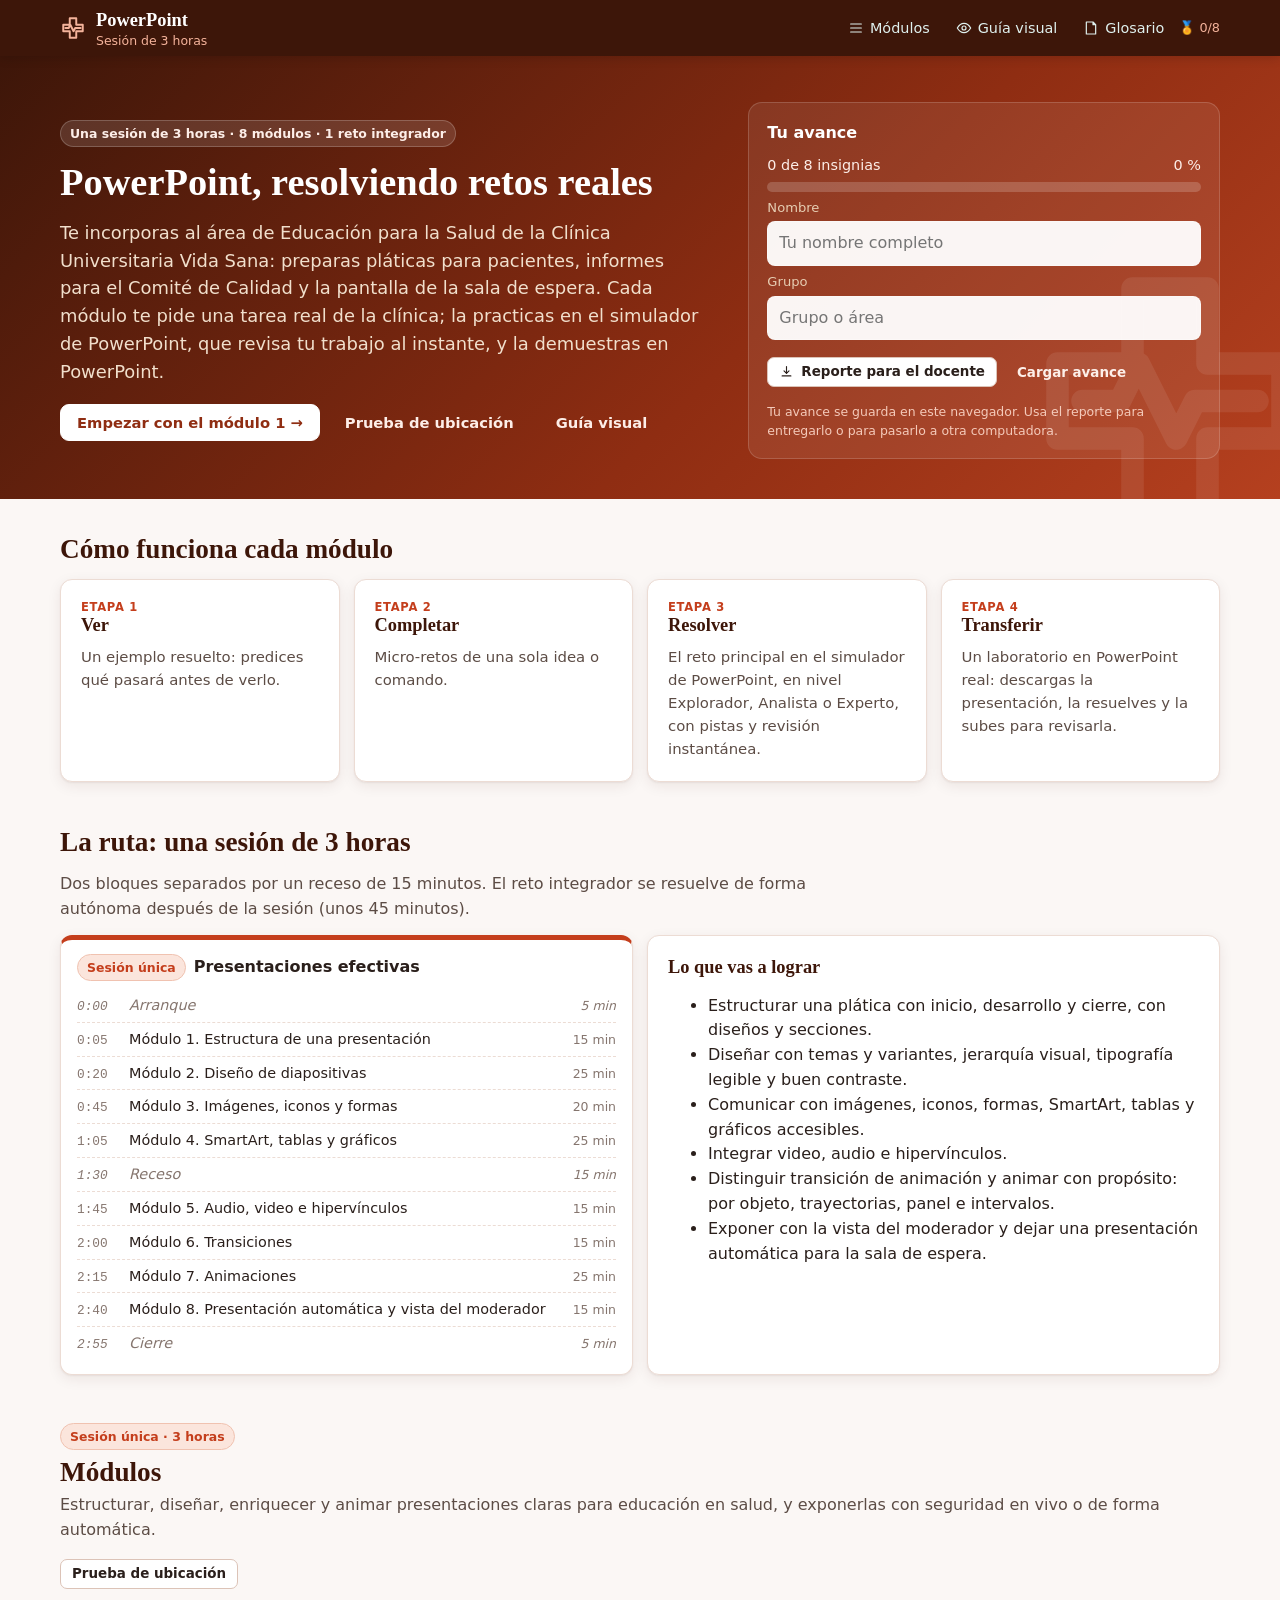
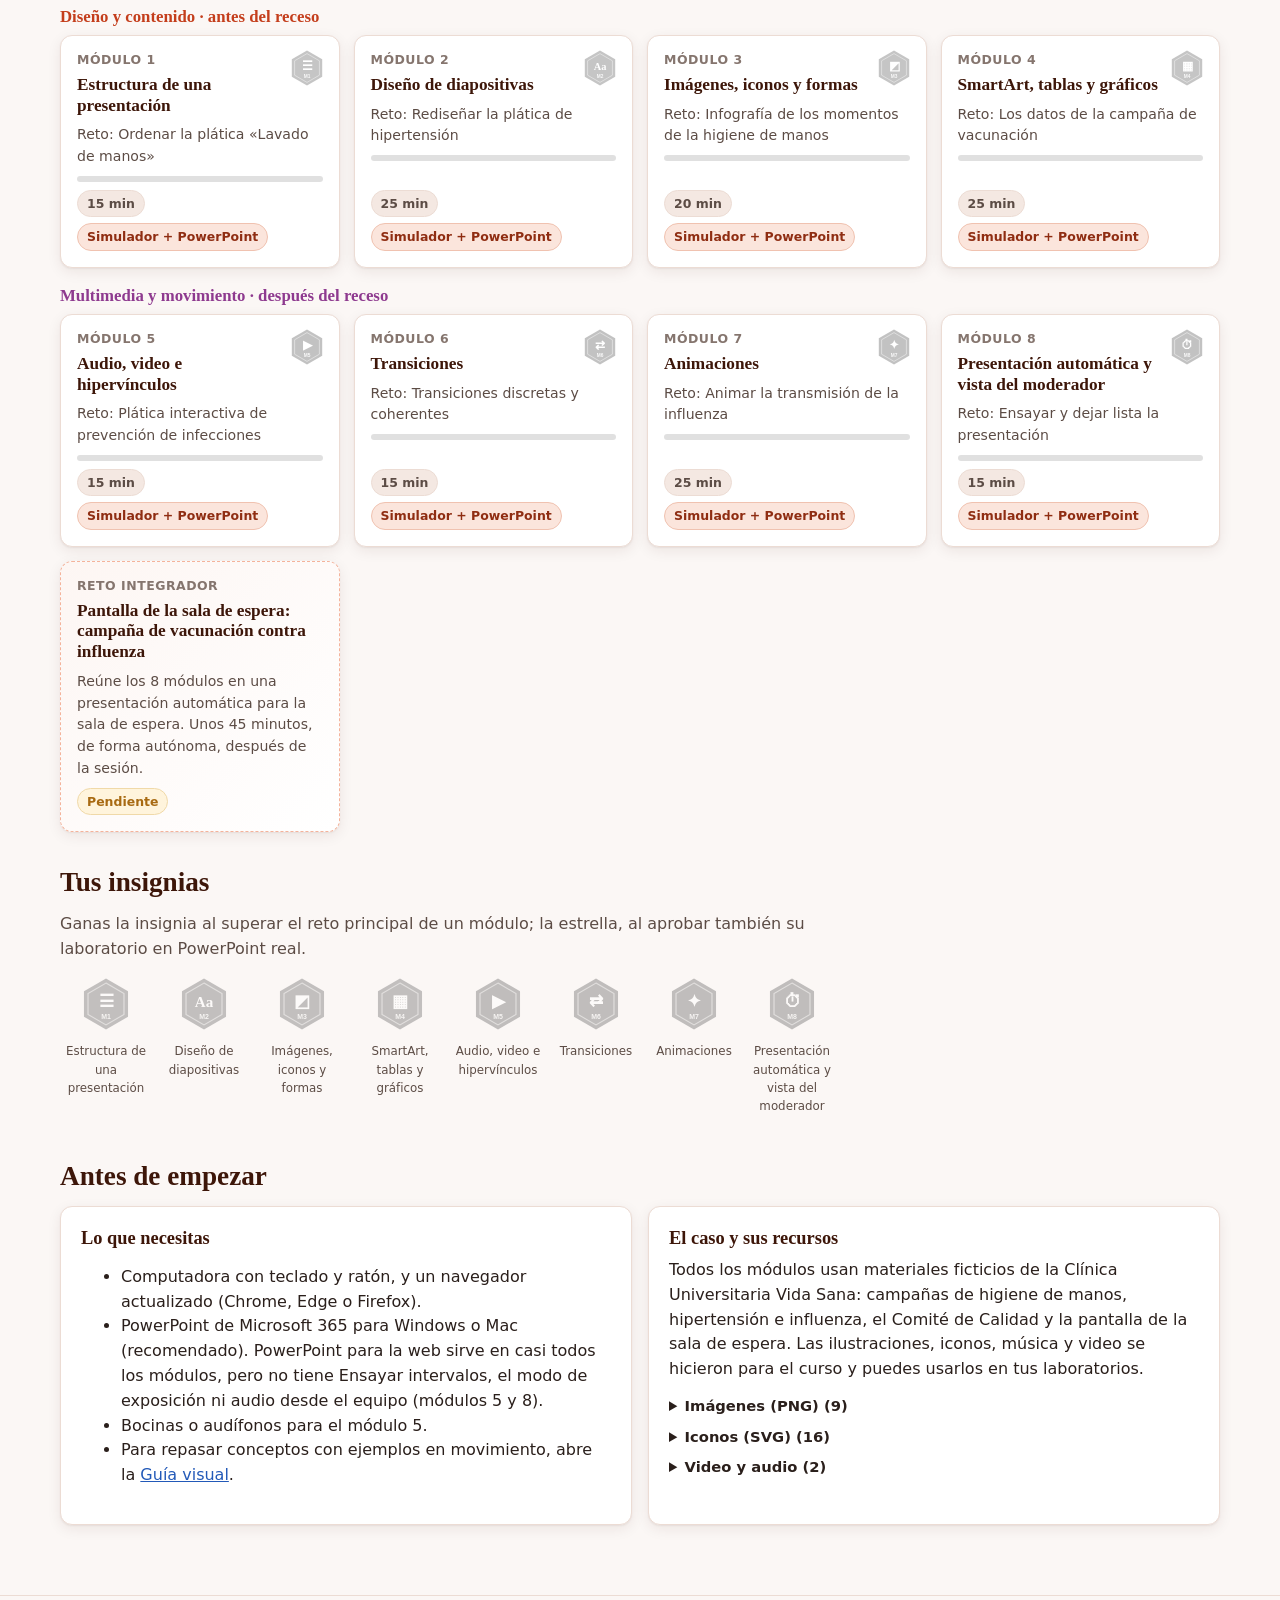
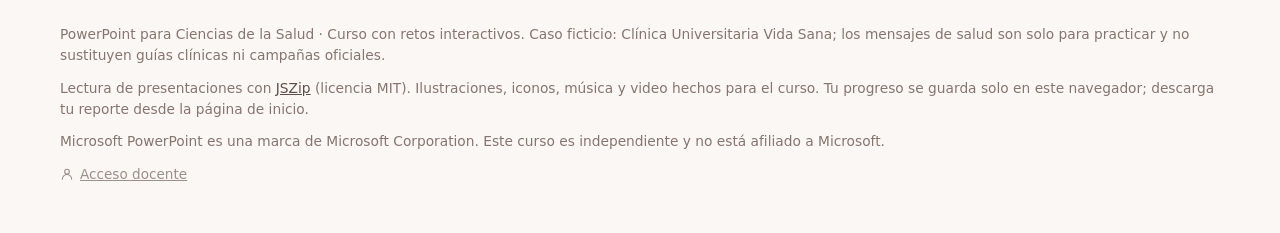
<file: index.html>
<!doctype html>
<html lang="es">
<head>
<meta charset="utf-8">
<meta name="viewport" content="width=device-width, initial-scale=1">
<title>PowerPoint para Ciencias de la Salud · Curso de una sesión</title>
<meta name="description" content="Curso de PowerPoint para estudiantes del área de la salud: una sesión de 3 horas con retos en un simulador de PowerPoint y el caso de la Clínica Universitaria Vida Sana.">
<link rel="icon" href="./assets/img/favicon.svg" type="image/svg+xml">
<link rel="stylesheet" href="./assets/css/estilos.css">
<link rel="stylesheet" href="./assets/css/diapo.css">
</head>
<body data-raiz=".">
<div id="app"><noscript><p style="padding:20px">Esta plataforma necesita JavaScript activado.</p></noscript></div>
<script src="./assets/vendor/jszip.min.js"></script>
<script src="./assets/js/nucleo.js"></script>
<script src="./assets/js/formato.js"></script>
<script src="./assets/js/iconos.js"></script>
<script src="./assets/js/curso.js"></script>
<script src="./assets/js/galeria.js"></script>
<script src="./assets/js/graficos.js"></script>
<script src="./assets/js/cinta.js"></script>
<script src="./assets/js/pagina.js"></script>
<script src="./assets/js/diapo-datos.js"></script>
<script src="./assets/js/diapo-render.js"></script>
<script src="./assets/js/diapo.js"></script>
<script src="./assets/js/diapo-cinta.js"></script>
<script src="./assets/js/diapo-show.js"></script>
<script src="./assets/js/pptx.js"></script>
<script src="./assets/js/modulo.js"></script>
<script src="./assets/js/modulos/comun.js"></script>
<script src="./assets/js/paginas.js"></script>
<script src="./assets/js/modulos/m01.js"></script>
<script src="./assets/js/modulos/m02.js"></script>
<script src="./assets/js/modulos/m03.js"></script>
<script src="./assets/js/modulos/m04.js"></script>
<script src="./assets/js/modulos/m05.js"></script>
<script src="./assets/js/modulos/m06.js"></script>
<script src="./assets/js/modulos/m07.js"></script>
<script src="./assets/js/modulos/m08.js"></script>
<script>LT.paginas.inicio();</script>
</body>
</html>
</file>
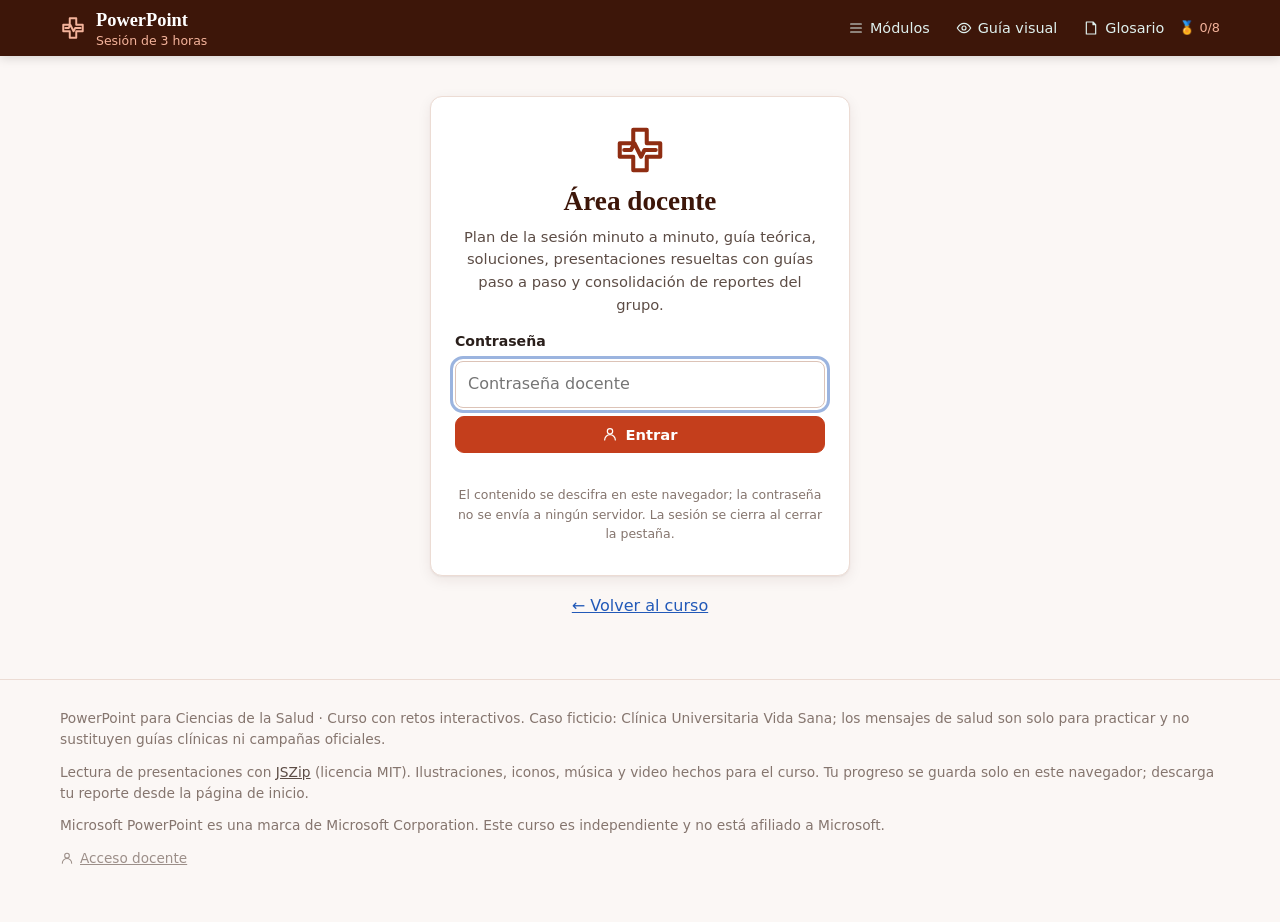
<file: docente/index.html>
<!doctype html>
<html lang="es">
<head>
<meta charset="utf-8">
<meta name="viewport" content="width=device-width, initial-scale=1">
<title>Área docente · PowerPoint para Ciencias de la Salud</title>
<meta name="description" content="Área docente protegida del curso PowerPoint para Ciencias de la Salud.">
<meta name="robots" content="noindex, nofollow">
<link rel="icon" href="../assets/img/favicon.svg" type="image/svg+xml">
<link rel="stylesheet" href="../assets/css/estilos.css">
<link rel="stylesheet" href="../assets/css/diapo.css">
</head>
<body data-raiz=".." class="pagina-docente">
<div id="app"><noscript><p style="padding:20px">Esta plataforma necesita JavaScript activado.</p></noscript></div>
<script src="../assets/vendor/jszip.min.js"></script>
<script src="../assets/js/nucleo.js"></script>
<script src="../assets/js/formato.js"></script>
<script src="../assets/js/iconos.js"></script>
<script src="../assets/js/curso.js"></script>
<script src="../assets/js/galeria.js"></script>
<script src="../assets/js/graficos.js"></script>
<script src="../assets/js/cinta.js"></script>
<script src="../assets/js/pagina.js"></script>
<script src="../assets/js/diapo-datos.js"></script>
<script src="../assets/js/diapo-render.js"></script>
<script src="../assets/js/diapo.js"></script>
<script src="../assets/js/diapo-cinta.js"></script>
<script src="../assets/js/diapo-show.js"></script>
<script src="../assets/js/pptx.js"></script>
<script src="../assets/js/modulo.js"></script>
<script src="../assets/js/modulos/comun.js"></script>
<script src="../assets/js/paginas.js"></script>
<script src="../assets/js/modulos/m01.js"></script>
<script src="../assets/js/modulos/m02.js"></script>
<script src="../assets/js/modulos/m03.js"></script>
<script src="../assets/js/modulos/m04.js"></script>
<script src="../assets/js/modulos/m05.js"></script>
<script src="../assets/js/modulos/m06.js"></script>
<script src="../assets/js/modulos/m07.js"></script>
<script src="../assets/js/modulos/m08.js"></script>
<script src="../assets/js/docente.js"></script>
<script src="contenido.js"></script>
<script>LT.docente.iniciar();</script>
</body>
</html>
</file>
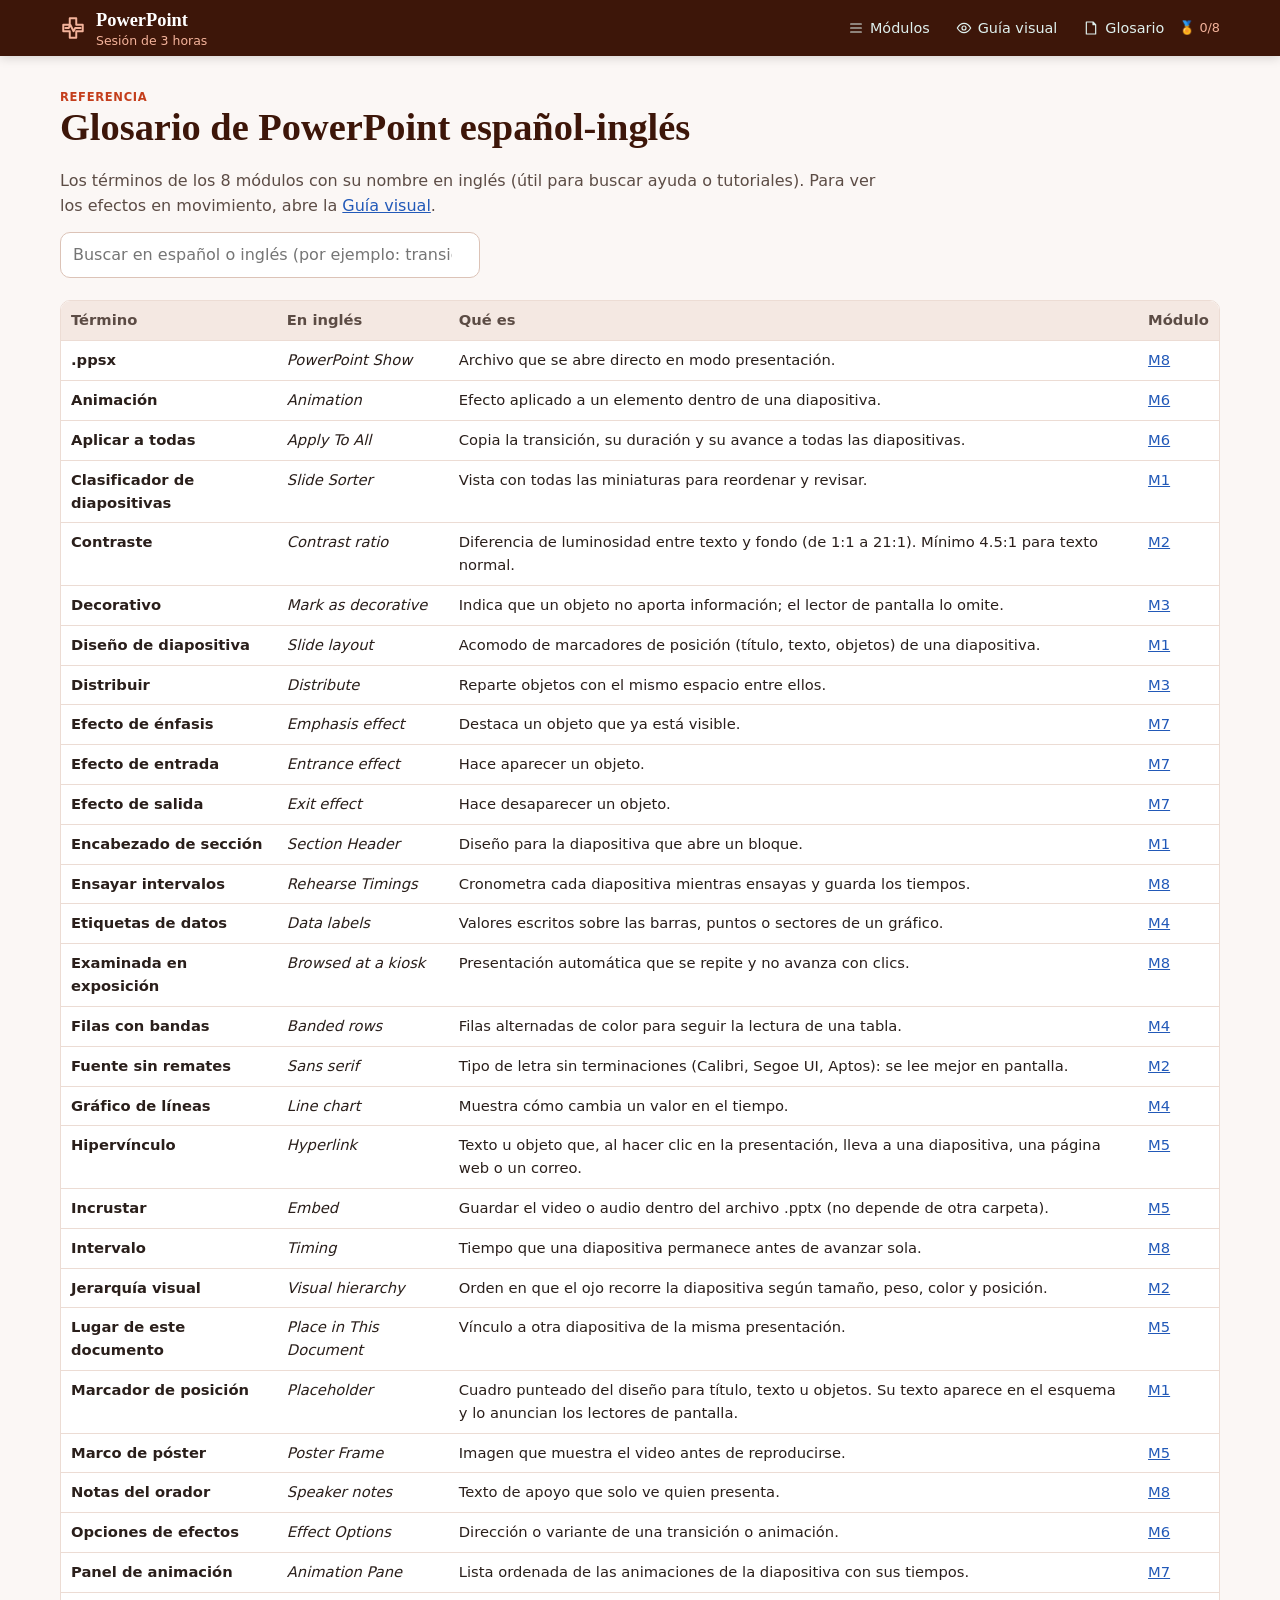
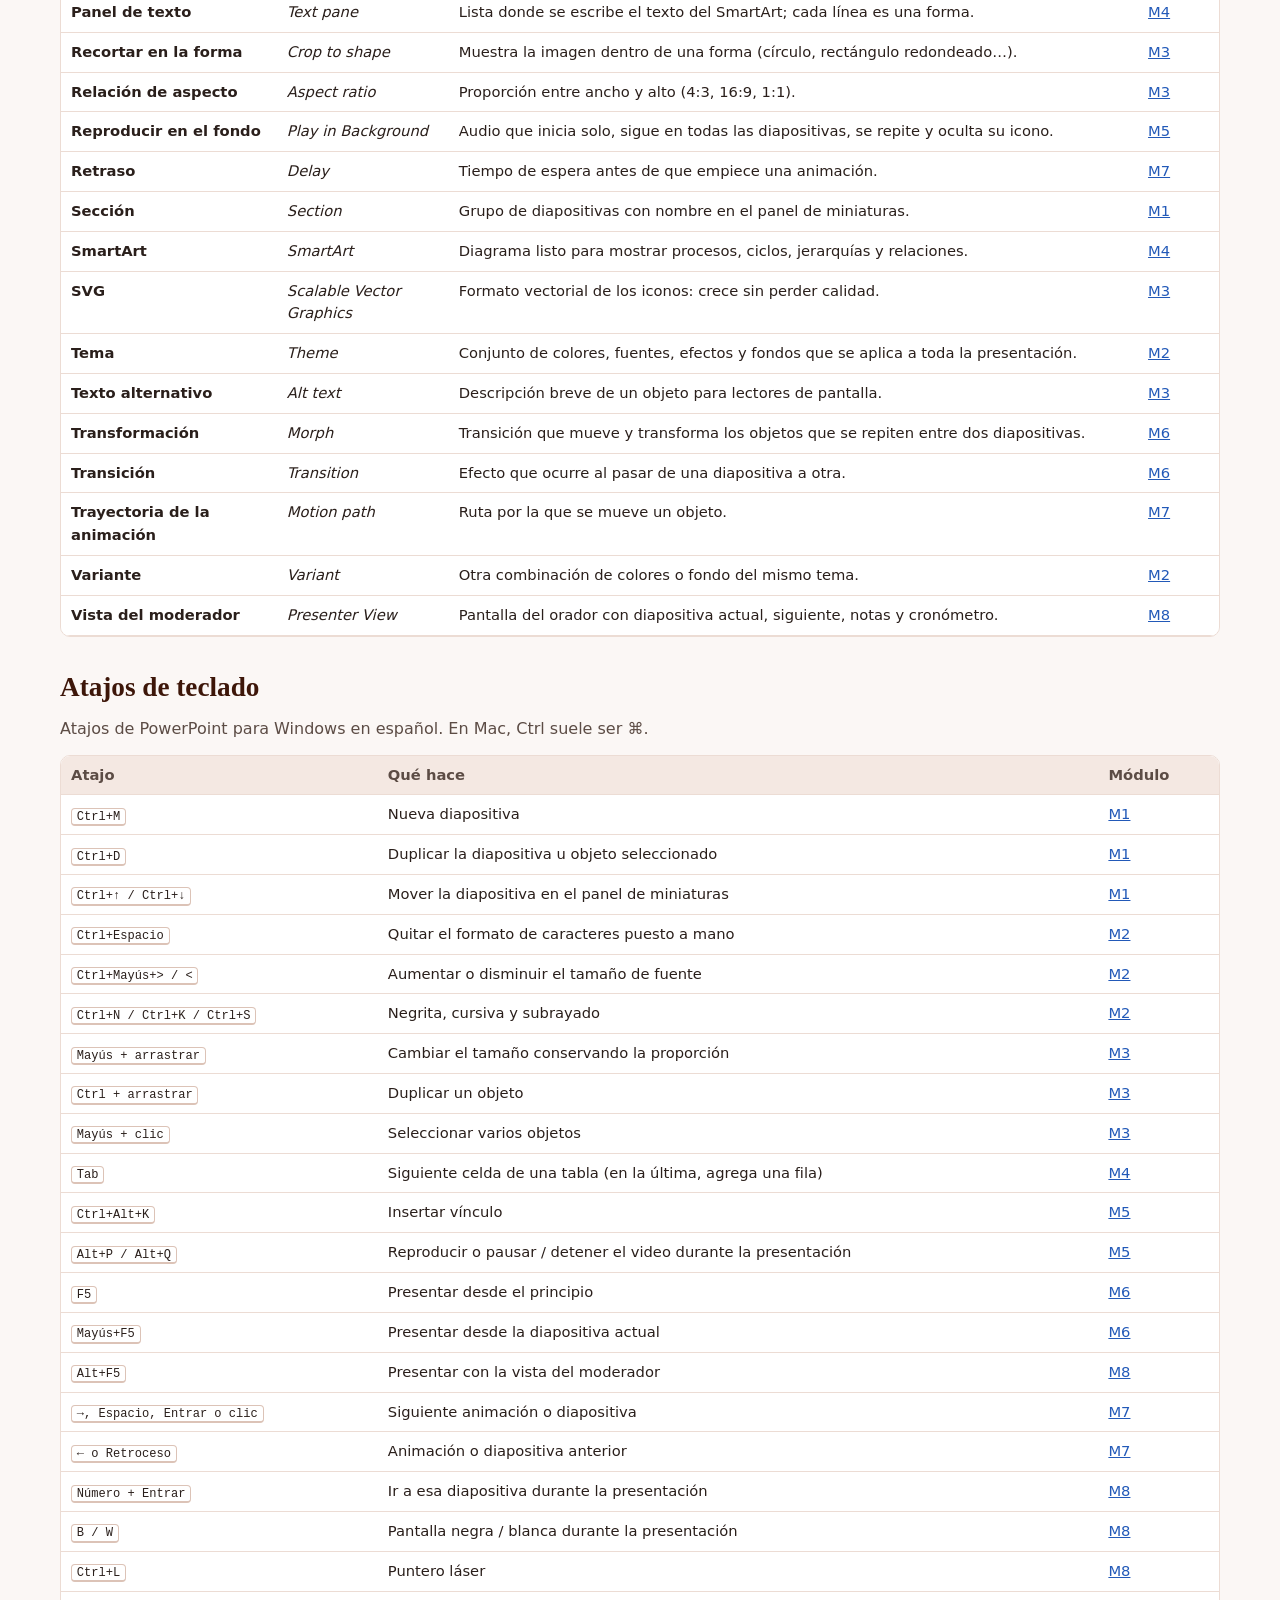
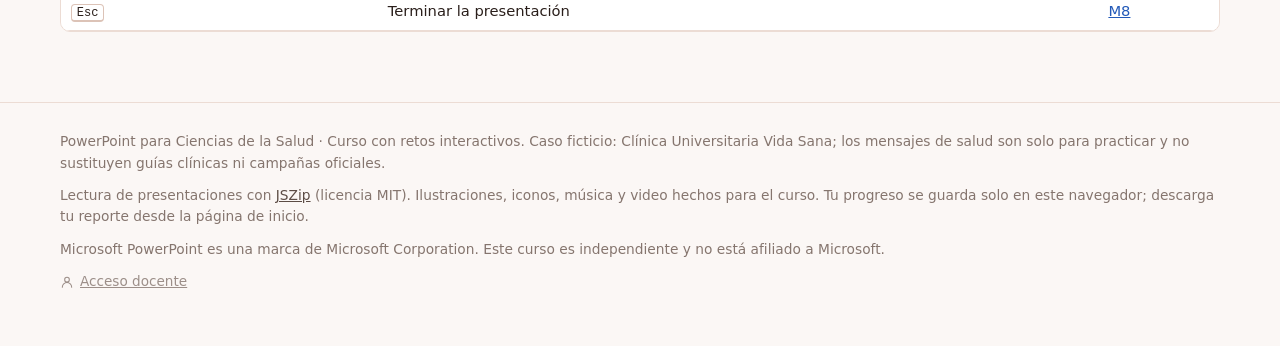
<file: glosario.html>
<!doctype html>
<html lang="es">
<head>
<meta charset="utf-8">
<meta name="viewport" content="width=device-width, initial-scale=1">
<title>Glosario y atajos · PowerPoint para Ciencias de la Salud</title>
<meta name="description" content="Glosario de PowerPoint en español e inglés y atajos de teclado.">
<link rel="icon" href="./assets/img/favicon.svg" type="image/svg+xml">
<link rel="stylesheet" href="./assets/css/estilos.css">
<link rel="stylesheet" href="./assets/css/diapo.css">
</head>
<body data-raiz=".">
<div id="app"><noscript><p style="padding:20px">Esta plataforma necesita JavaScript activado.</p></noscript></div>
<script src="./assets/vendor/jszip.min.js"></script>
<script src="./assets/js/nucleo.js"></script>
<script src="./assets/js/formato.js"></script>
<script src="./assets/js/iconos.js"></script>
<script src="./assets/js/curso.js"></script>
<script src="./assets/js/galeria.js"></script>
<script src="./assets/js/graficos.js"></script>
<script src="./assets/js/cinta.js"></script>
<script src="./assets/js/pagina.js"></script>
<script src="./assets/js/diapo-datos.js"></script>
<script src="./assets/js/diapo-render.js"></script>
<script src="./assets/js/diapo.js"></script>
<script src="./assets/js/diapo-cinta.js"></script>
<script src="./assets/js/diapo-show.js"></script>
<script src="./assets/js/pptx.js"></script>
<script src="./assets/js/modulo.js"></script>
<script src="./assets/js/modulos/comun.js"></script>
<script src="./assets/js/paginas.js"></script>
<script src="./assets/js/modulos/m01.js"></script>
<script src="./assets/js/modulos/m02.js"></script>
<script src="./assets/js/modulos/m03.js"></script>
<script src="./assets/js/modulos/m04.js"></script>
<script src="./assets/js/modulos/m05.js"></script>
<script src="./assets/js/modulos/m06.js"></script>
<script src="./assets/js/modulos/m07.js"></script>
<script src="./assets/js/modulos/m08.js"></script>
<script>LT.paginas.glosario();</script>
</body>
</html>
</file>
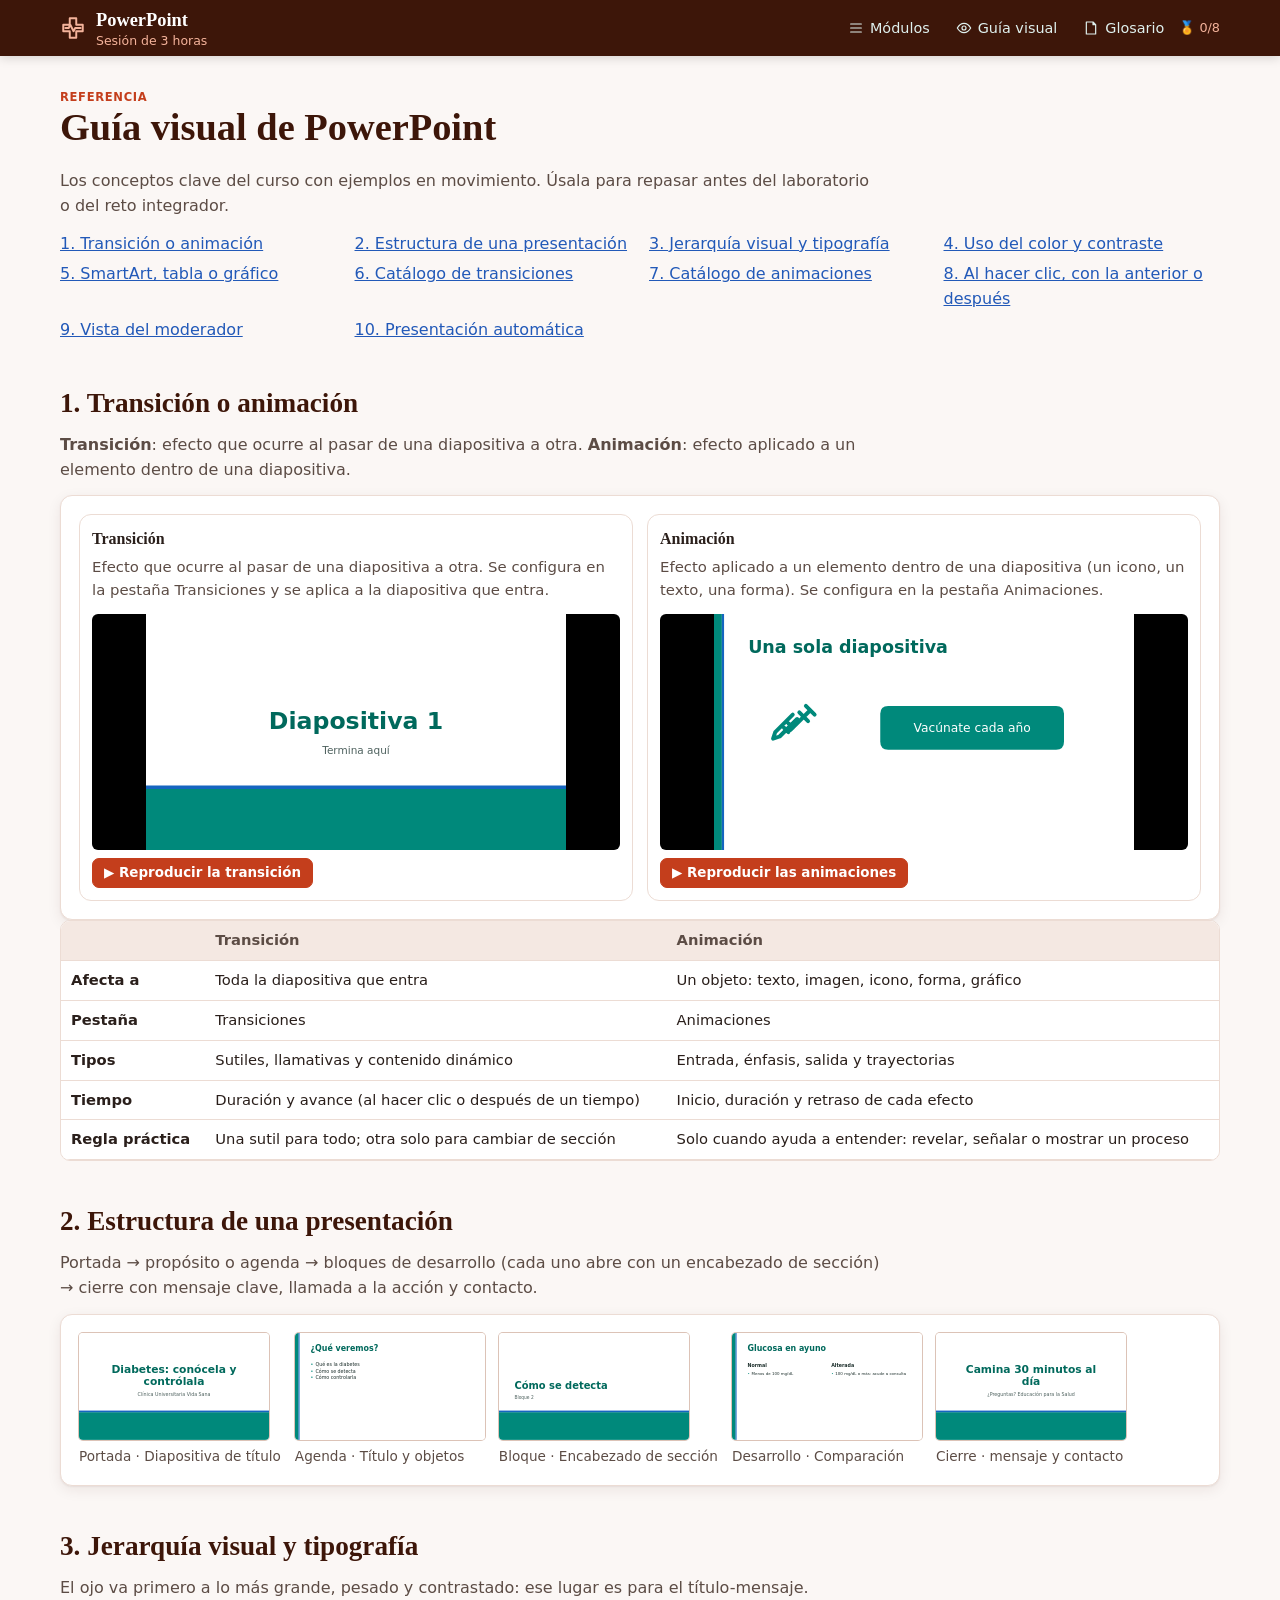
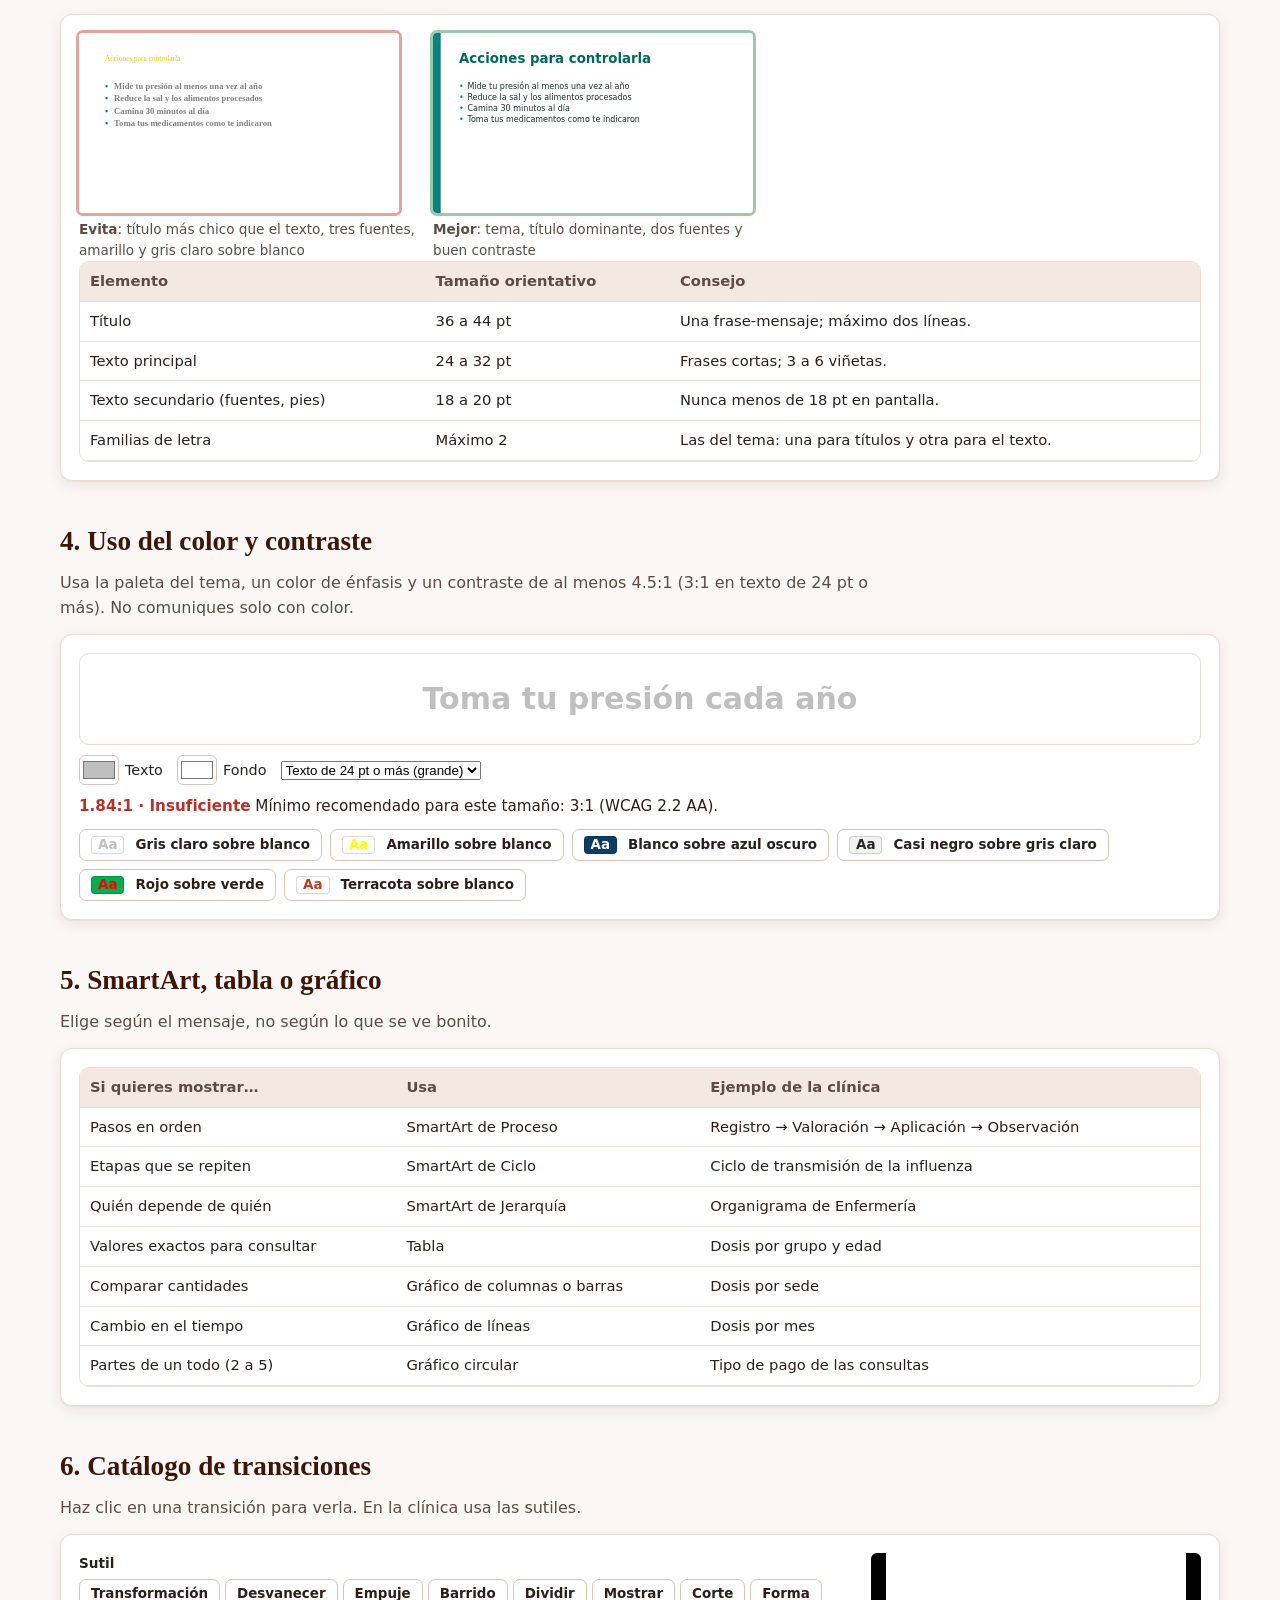
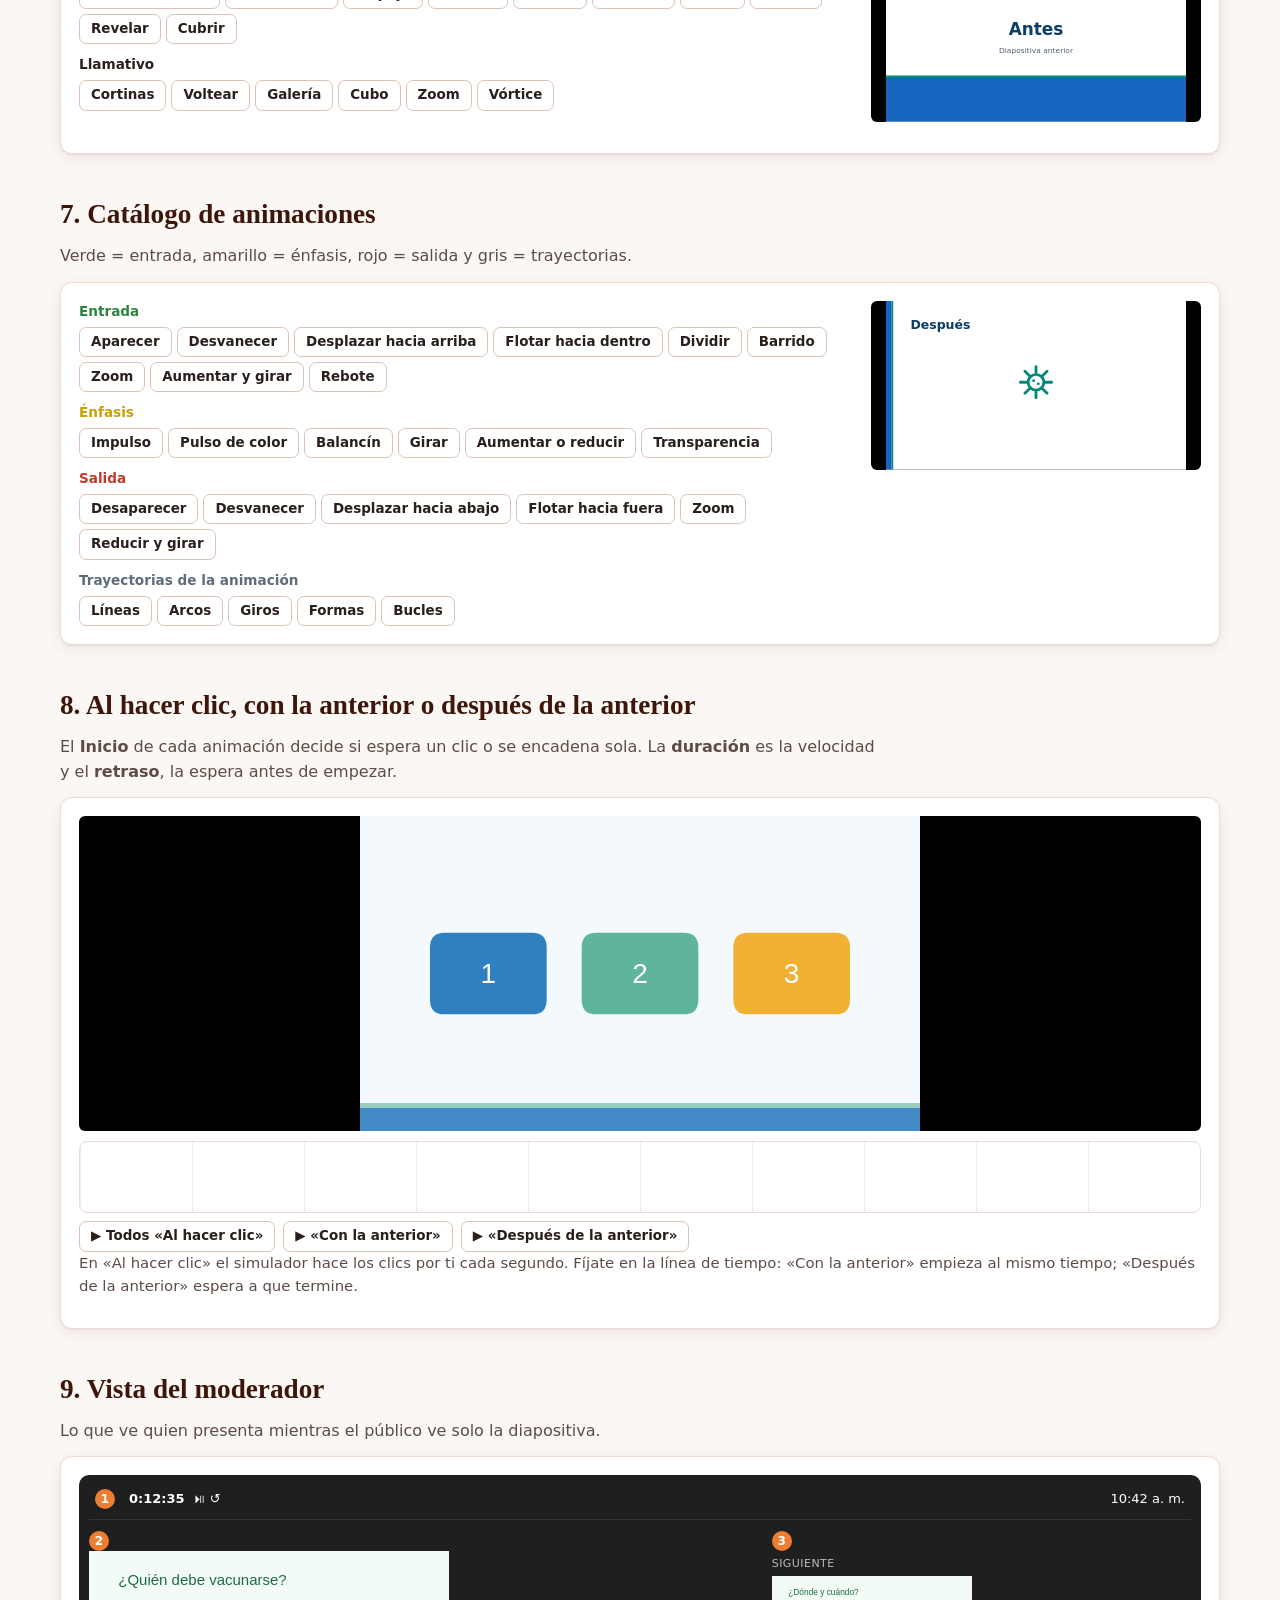
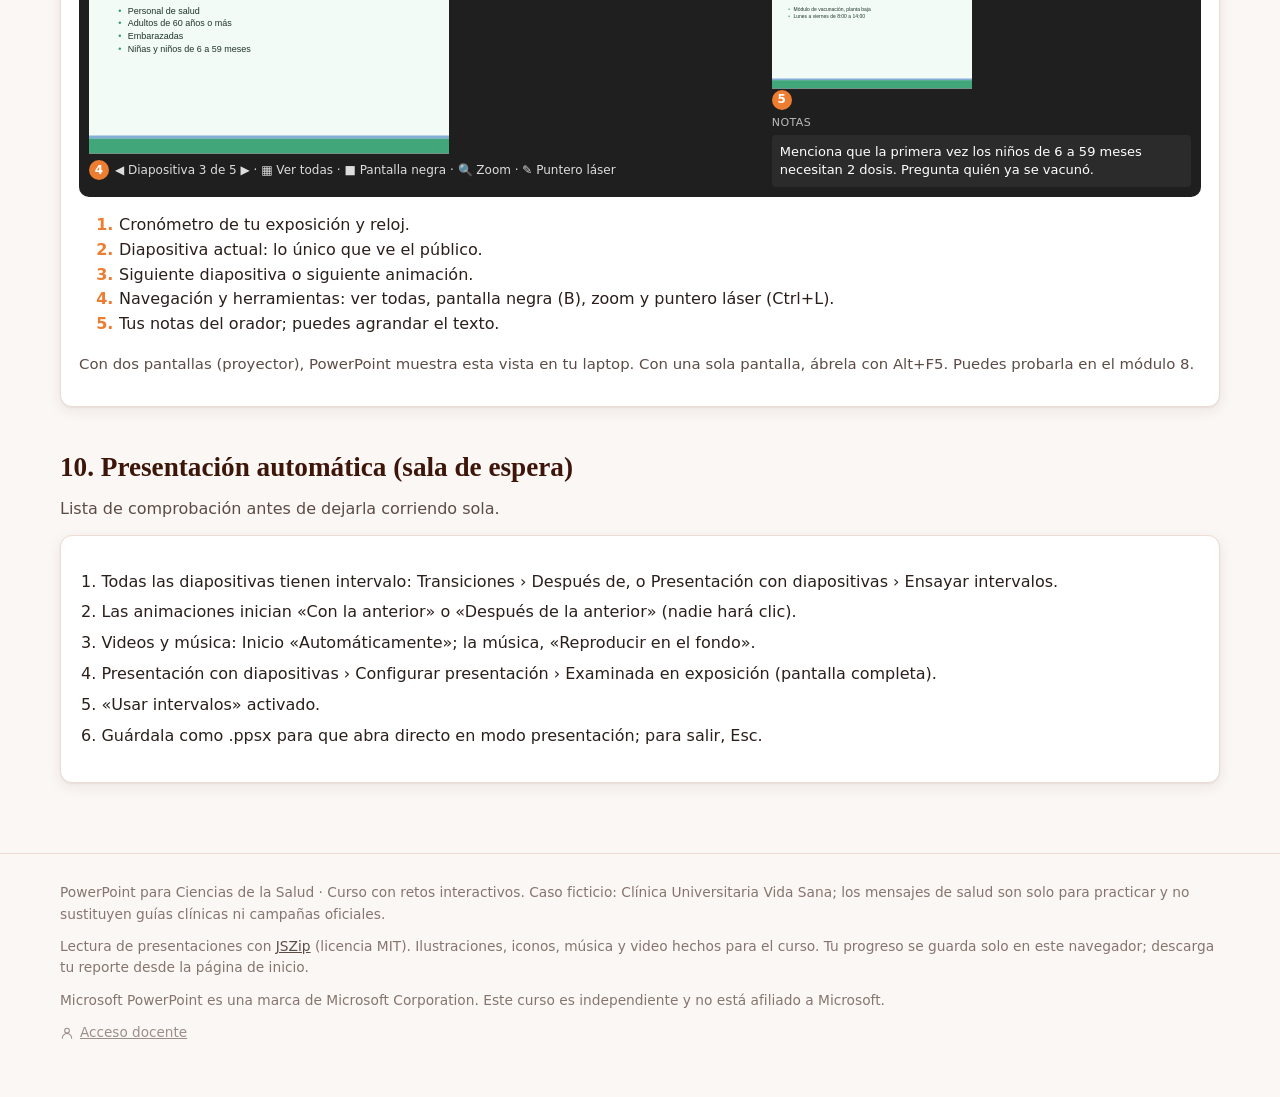
<file: guia.html>
<!doctype html>
<html lang="es">
<head>
<meta charset="utf-8">
<meta name="viewport" content="width=device-width, initial-scale=1">
<title>Guía visual · PowerPoint para Ciencias de la Salud</title>
<meta name="description" content="Guía visual de PowerPoint: transición y animación, catálogos de efectos, jerarquía, contraste, vista del moderador y presentación automática.">
<link rel="icon" href="./assets/img/favicon.svg" type="image/svg+xml">
<link rel="stylesheet" href="./assets/css/estilos.css">
<link rel="stylesheet" href="./assets/css/diapo.css">
</head>
<body data-raiz=".">
<div id="app"><noscript><p style="padding:20px">Esta plataforma necesita JavaScript activado.</p></noscript></div>
<script src="./assets/vendor/jszip.min.js"></script>
<script src="./assets/js/nucleo.js"></script>
<script src="./assets/js/formato.js"></script>
<script src="./assets/js/iconos.js"></script>
<script src="./assets/js/curso.js"></script>
<script src="./assets/js/galeria.js"></script>
<script src="./assets/js/graficos.js"></script>
<script src="./assets/js/cinta.js"></script>
<script src="./assets/js/pagina.js"></script>
<script src="./assets/js/diapo-datos.js"></script>
<script src="./assets/js/diapo-render.js"></script>
<script src="./assets/js/diapo.js"></script>
<script src="./assets/js/diapo-cinta.js"></script>
<script src="./assets/js/diapo-show.js"></script>
<script src="./assets/js/pptx.js"></script>
<script src="./assets/js/modulo.js"></script>
<script src="./assets/js/modulos/comun.js"></script>
<script src="./assets/js/paginas.js"></script>
<script src="./assets/js/modulos/m01.js"></script>
<script src="./assets/js/modulos/m02.js"></script>
<script src="./assets/js/modulos/m03.js"></script>
<script src="./assets/js/modulos/m04.js"></script>
<script src="./assets/js/modulos/m05.js"></script>
<script src="./assets/js/modulos/m06.js"></script>
<script src="./assets/js/modulos/m07.js"></script>
<script src="./assets/js/modulos/m08.js"></script>
<script src="./assets/js/guia.js"></script>
<script>LT.guia.pagina();</script>
</body>
</html>
</file>
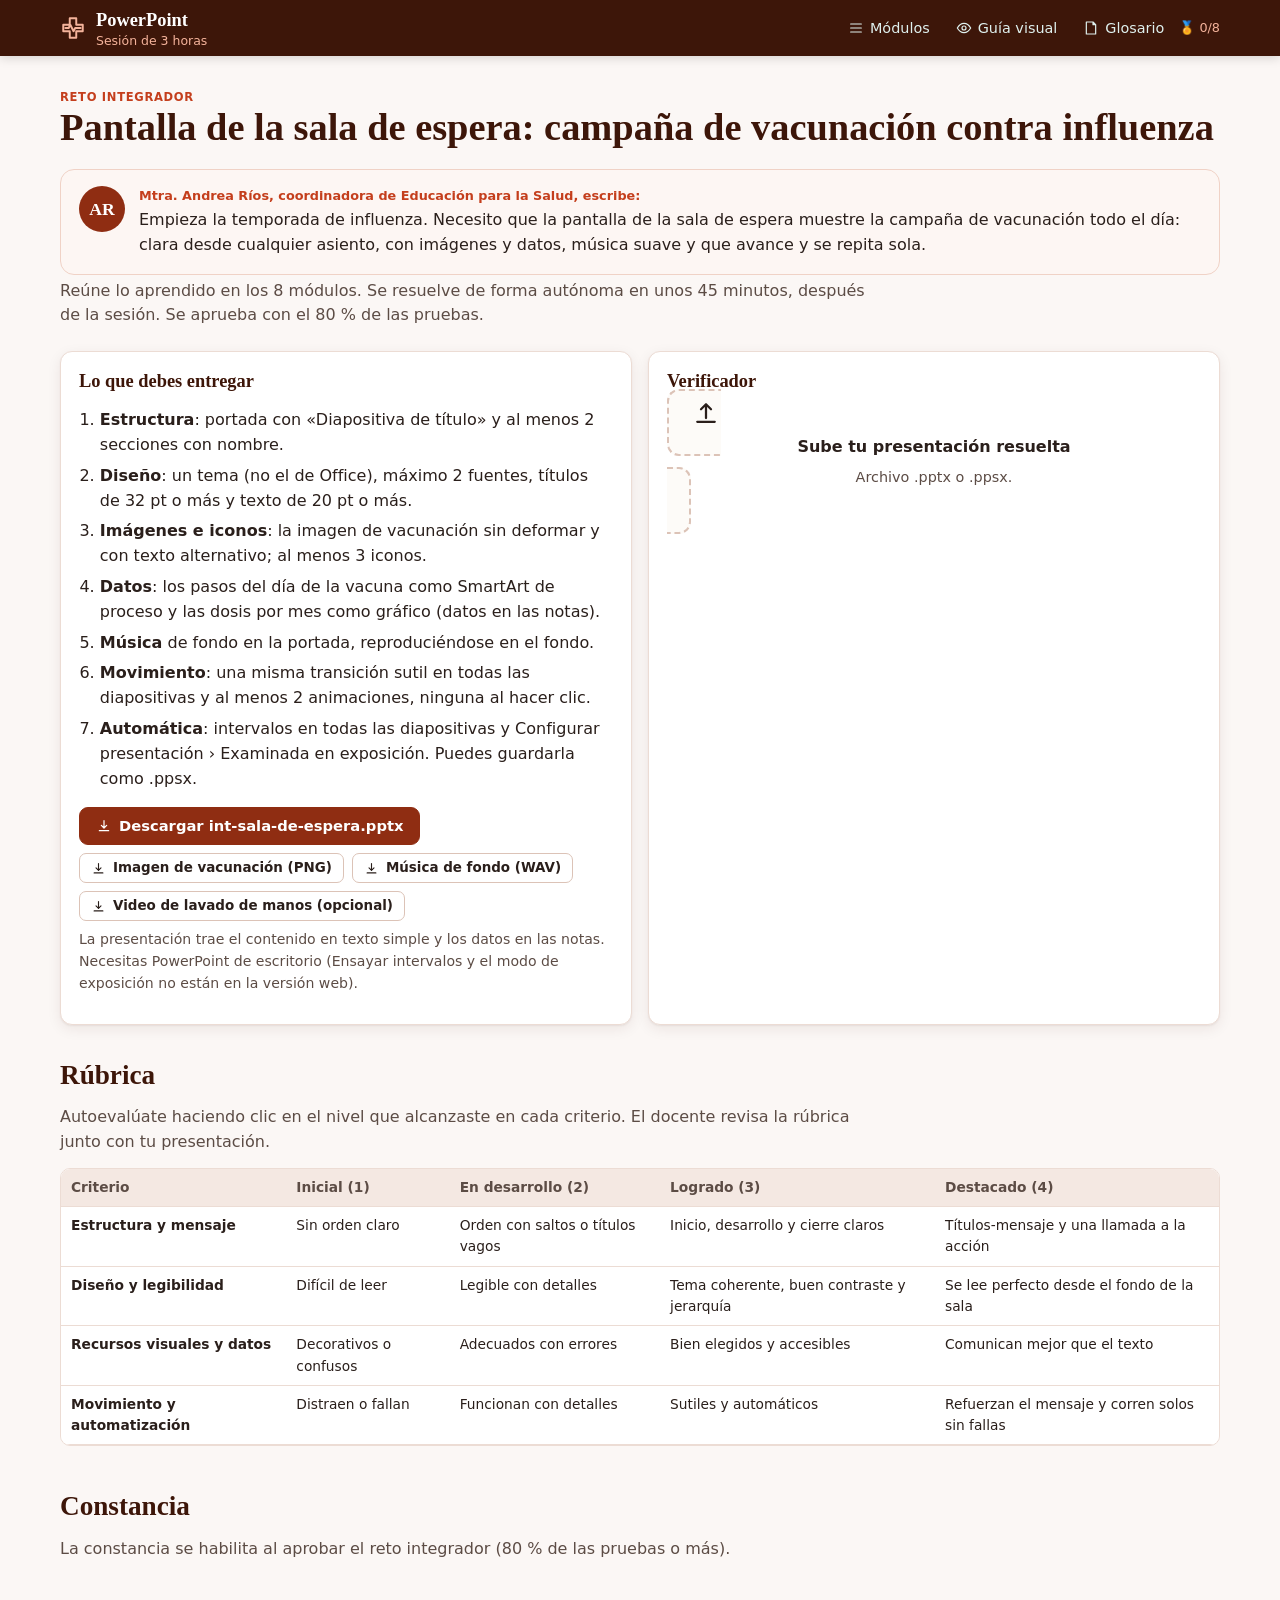
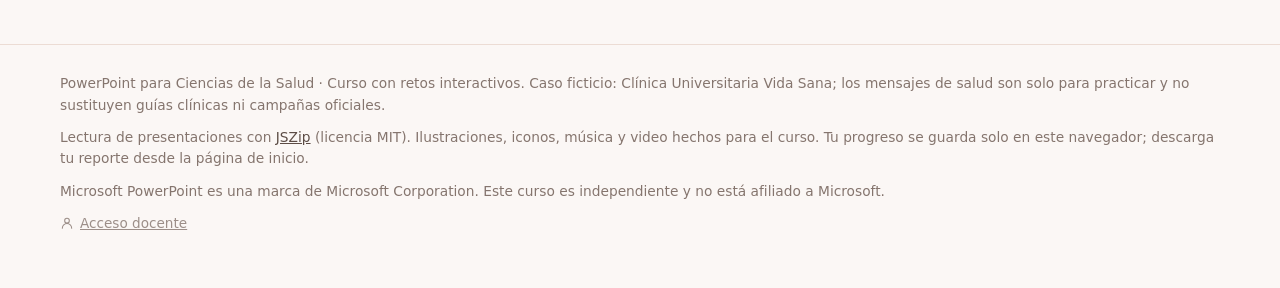
<file: integrador.html>
<!doctype html>
<html lang="es">
<head>
<meta charset="utf-8">
<meta name="viewport" content="width=device-width, initial-scale=1">
<title>Reto integrador · PowerPoint para Ciencias de la Salud</title>
<meta name="description" content="Reto integrador del curso PowerPoint para Ciencias de la Salud: pantalla de la sala de espera.">
<link rel="icon" href="./assets/img/favicon.svg" type="image/svg+xml">
<link rel="stylesheet" href="./assets/css/estilos.css">
<link rel="stylesheet" href="./assets/css/diapo.css">
</head>
<body data-raiz=".">
<div id="app"><noscript><p style="padding:20px">Esta plataforma necesita JavaScript activado.</p></noscript></div>
<script src="./assets/vendor/jszip.min.js"></script>
<script src="./assets/js/nucleo.js"></script>
<script src="./assets/js/formato.js"></script>
<script src="./assets/js/iconos.js"></script>
<script src="./assets/js/curso.js"></script>
<script src="./assets/js/galeria.js"></script>
<script src="./assets/js/graficos.js"></script>
<script src="./assets/js/cinta.js"></script>
<script src="./assets/js/pagina.js"></script>
<script src="./assets/js/diapo-datos.js"></script>
<script src="./assets/js/diapo-render.js"></script>
<script src="./assets/js/diapo.js"></script>
<script src="./assets/js/diapo-cinta.js"></script>
<script src="./assets/js/diapo-show.js"></script>
<script src="./assets/js/pptx.js"></script>
<script src="./assets/js/modulo.js"></script>
<script src="./assets/js/modulos/comun.js"></script>
<script src="./assets/js/paginas.js"></script>
<script src="./assets/js/modulos/m01.js"></script>
<script src="./assets/js/modulos/m02.js"></script>
<script src="./assets/js/modulos/m03.js"></script>
<script src="./assets/js/modulos/m04.js"></script>
<script src="./assets/js/modulos/m05.js"></script>
<script src="./assets/js/modulos/m06.js"></script>
<script src="./assets/js/modulos/m07.js"></script>
<script src="./assets/js/modulos/m08.js"></script>
<script>LT.paginas.integrador();</script>
</body>
</html>
</file>
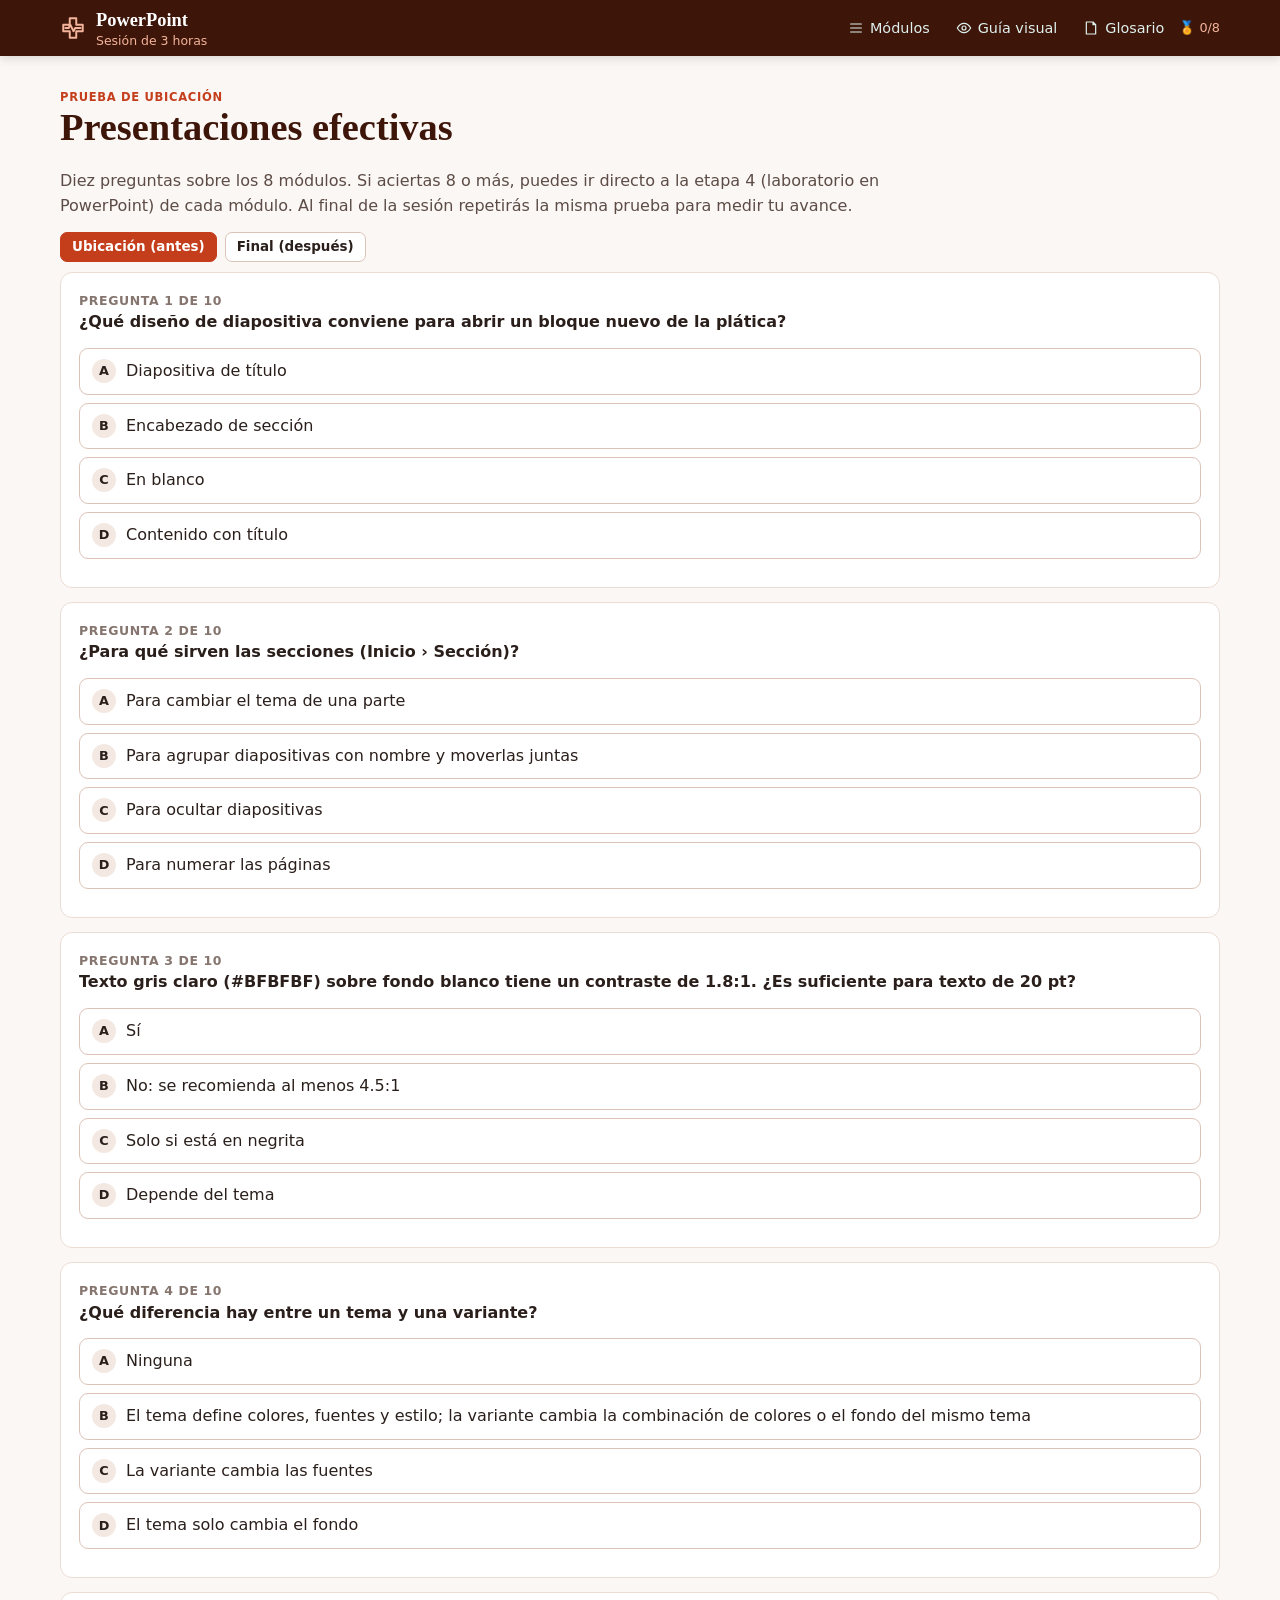
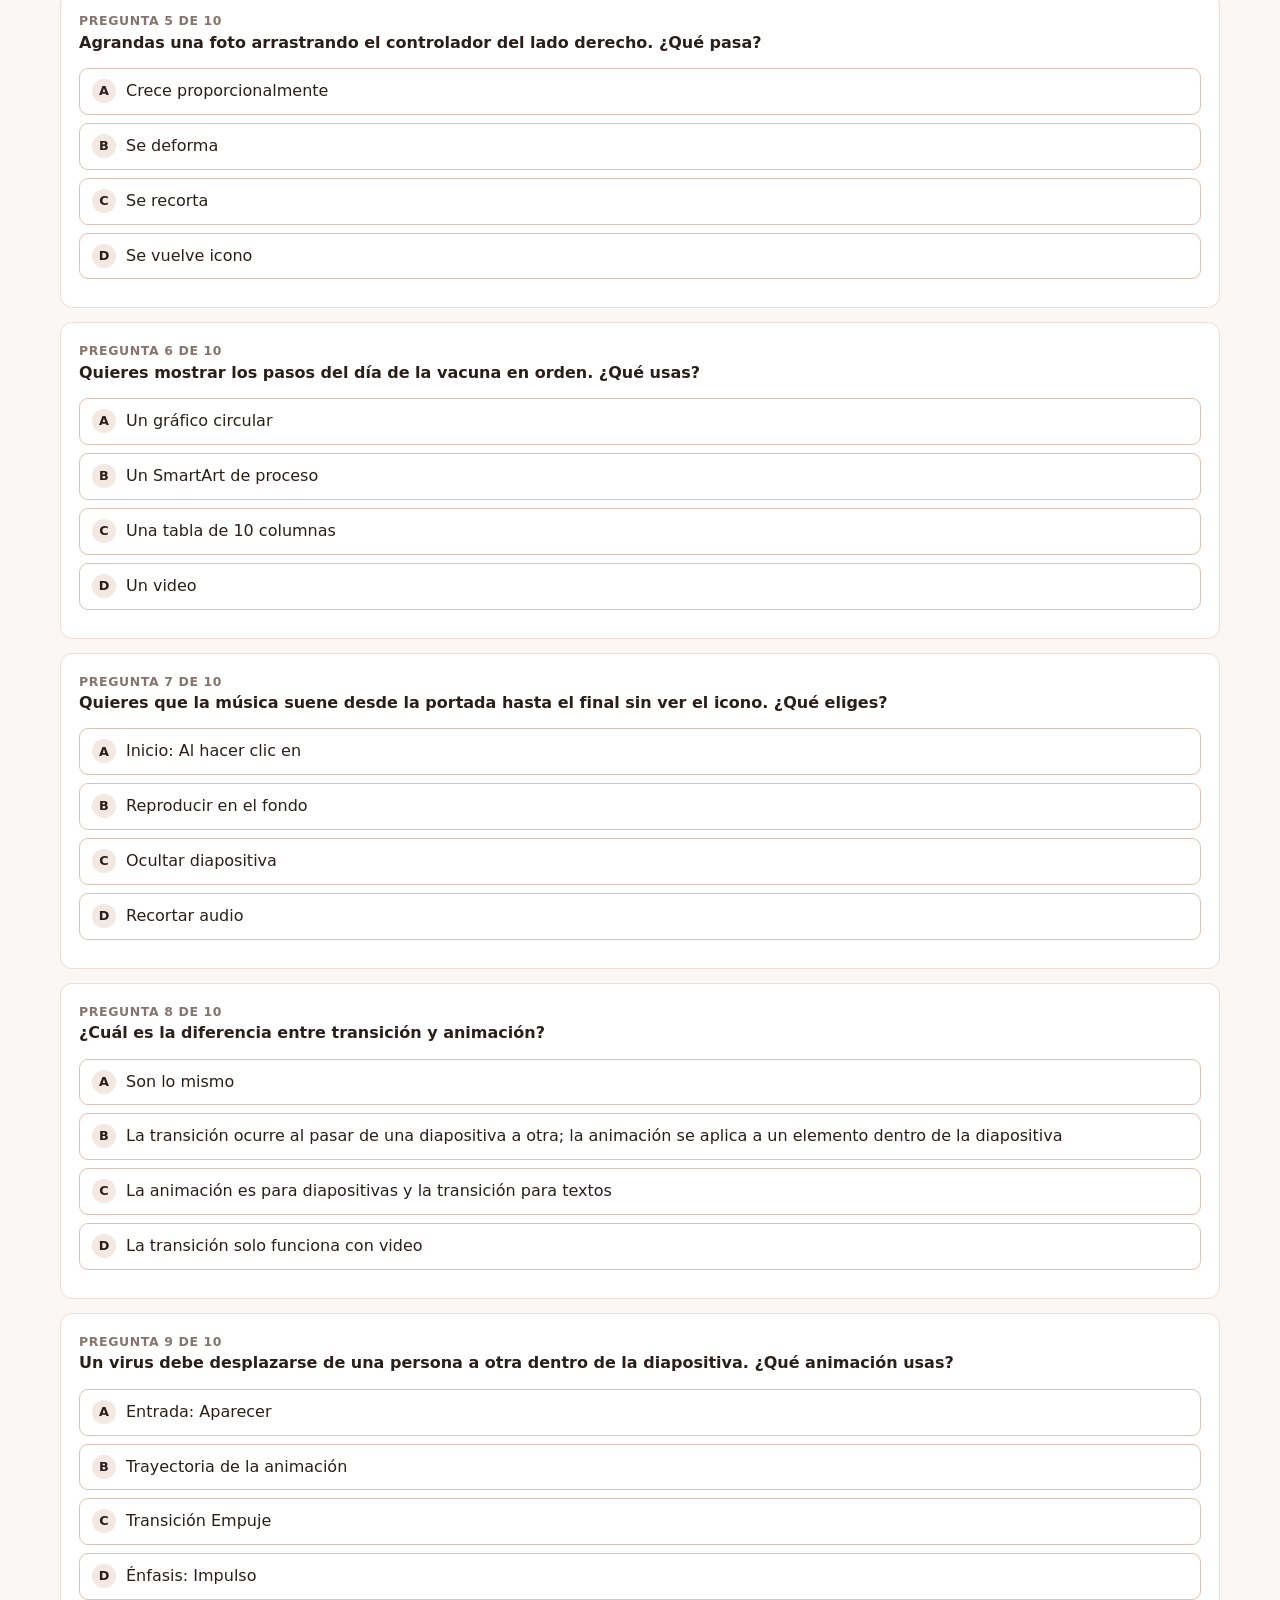
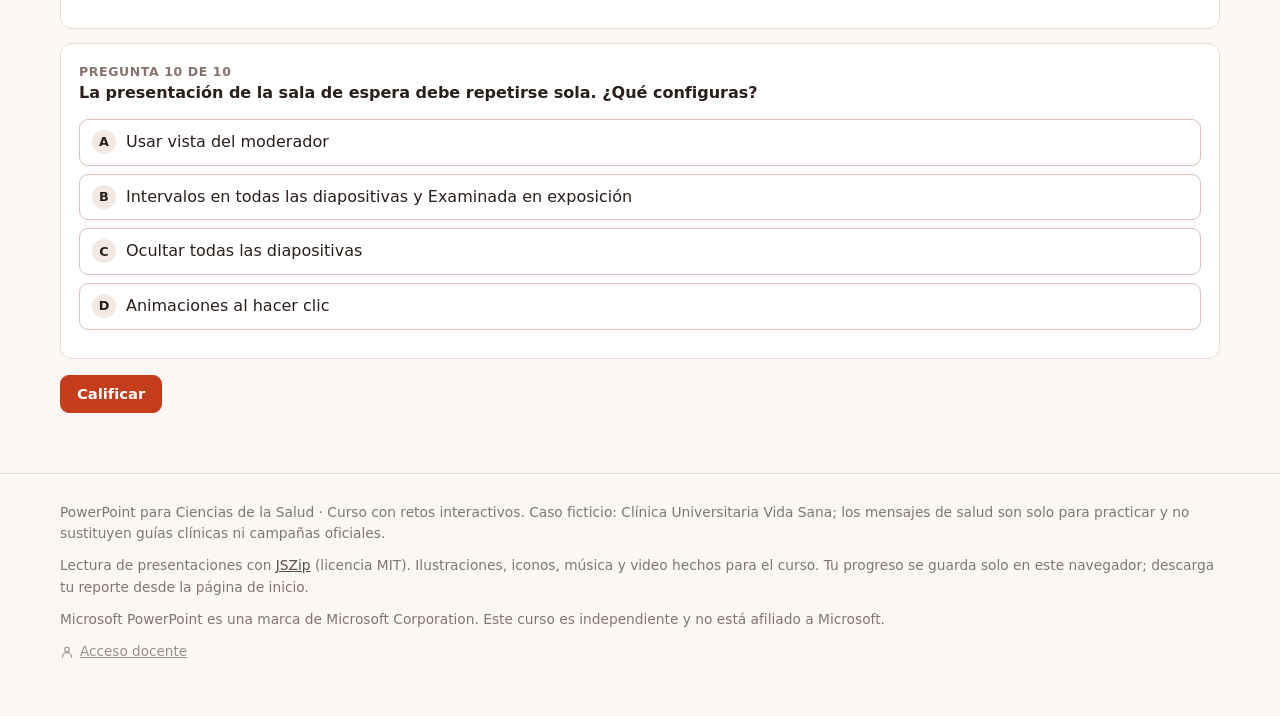
<file: ubicacion.html>
<!doctype html>
<html lang="es">
<head>
<meta charset="utf-8">
<meta name="viewport" content="width=device-width, initial-scale=1">
<title>Prueba de ubicación · PowerPoint para Ciencias de la Salud</title>
<meta name="description" content="Prueba de ubicación del curso PowerPoint para Ciencias de la Salud.">
<link rel="icon" href="./assets/img/favicon.svg" type="image/svg+xml">
<link rel="stylesheet" href="./assets/css/estilos.css">
<link rel="stylesheet" href="./assets/css/diapo.css">
</head>
<body data-raiz=".">
<div id="app"><noscript><p style="padding:20px">Esta plataforma necesita JavaScript activado.</p></noscript></div>
<script src="./assets/vendor/jszip.min.js"></script>
<script src="./assets/js/nucleo.js"></script>
<script src="./assets/js/formato.js"></script>
<script src="./assets/js/iconos.js"></script>
<script src="./assets/js/curso.js"></script>
<script src="./assets/js/galeria.js"></script>
<script src="./assets/js/graficos.js"></script>
<script src="./assets/js/cinta.js"></script>
<script src="./assets/js/pagina.js"></script>
<script src="./assets/js/diapo-datos.js"></script>
<script src="./assets/js/diapo-render.js"></script>
<script src="./assets/js/diapo.js"></script>
<script src="./assets/js/diapo-cinta.js"></script>
<script src="./assets/js/diapo-show.js"></script>
<script src="./assets/js/pptx.js"></script>
<script src="./assets/js/modulo.js"></script>
<script src="./assets/js/modulos/comun.js"></script>
<script src="./assets/js/paginas.js"></script>
<script src="./assets/js/modulos/m01.js"></script>
<script src="./assets/js/modulos/m02.js"></script>
<script src="./assets/js/modulos/m03.js"></script>
<script src="./assets/js/modulos/m04.js"></script>
<script src="./assets/js/modulos/m05.js"></script>
<script src="./assets/js/modulos/m06.js"></script>
<script src="./assets/js/modulos/m07.js"></script>
<script src="./assets/js/modulos/m08.js"></script>
<script>LT.paginas.ubicacion();</script>
</body>
</html>
</file>
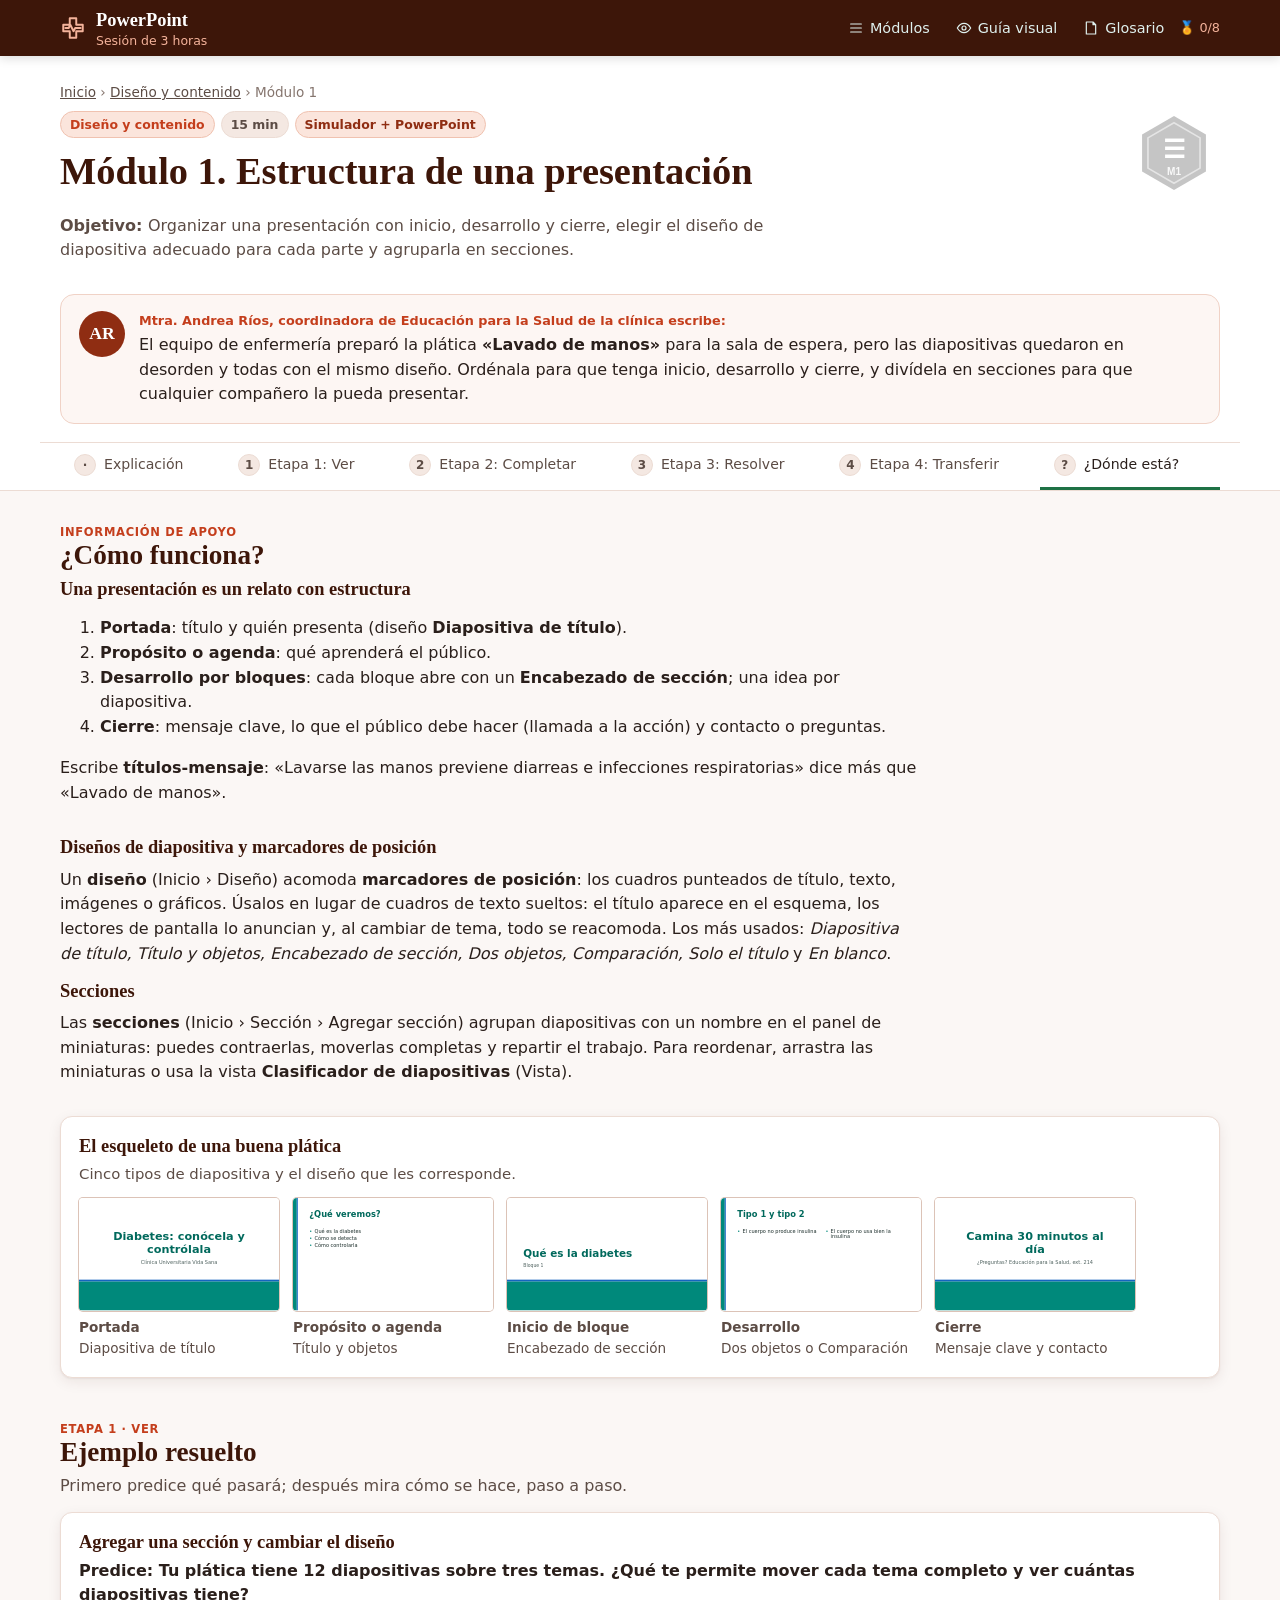
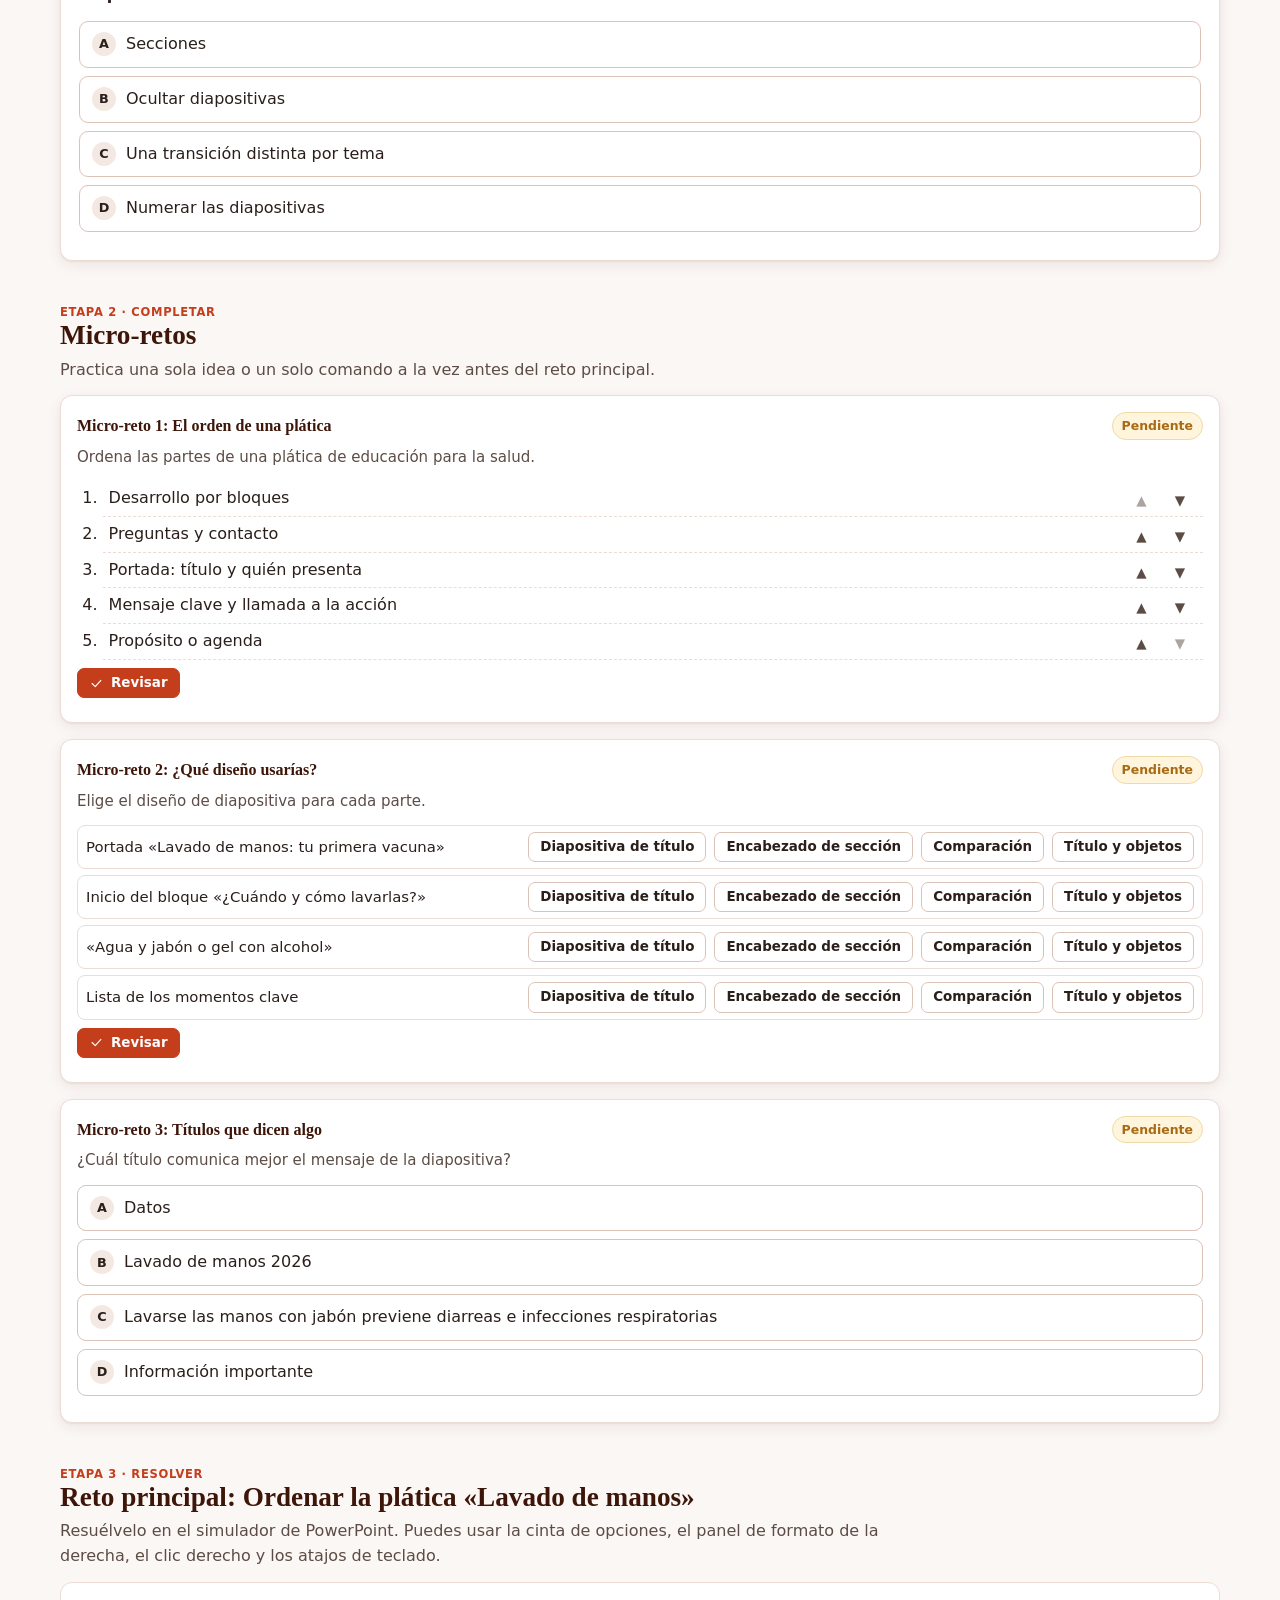
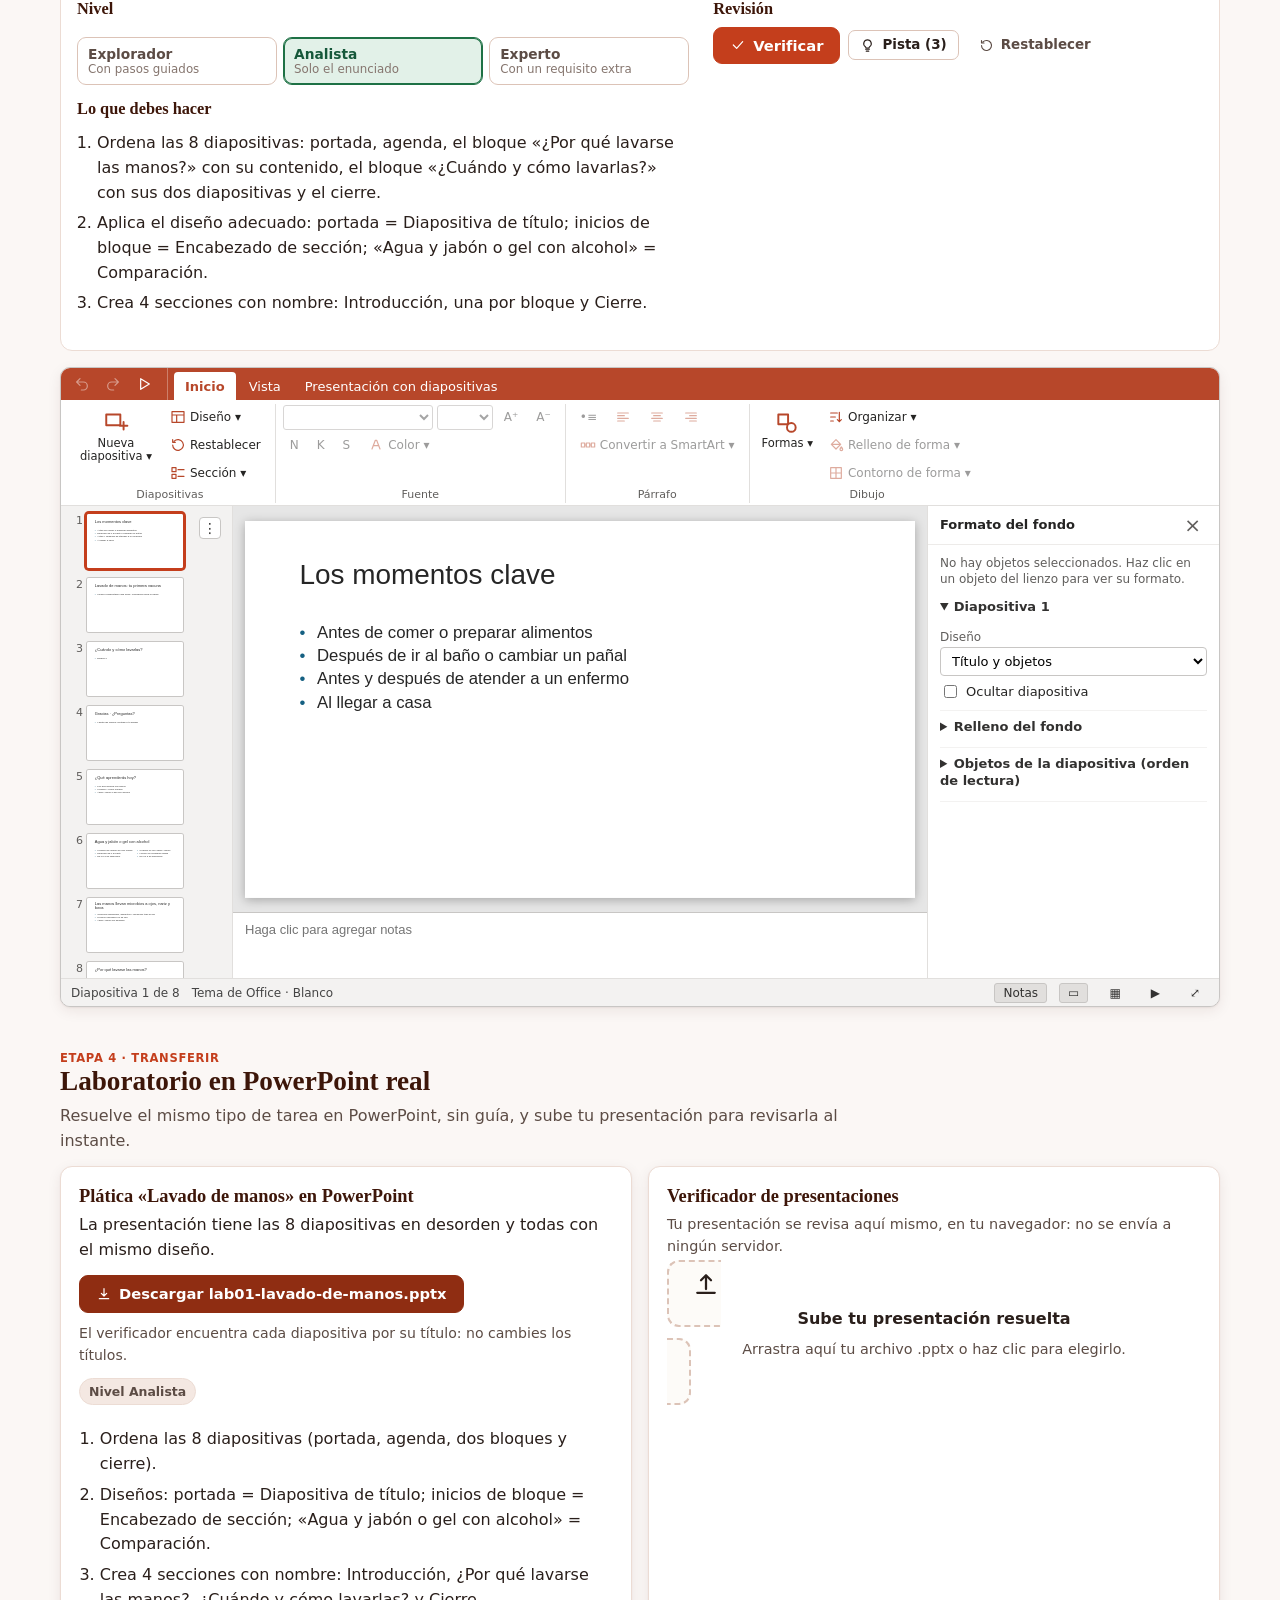
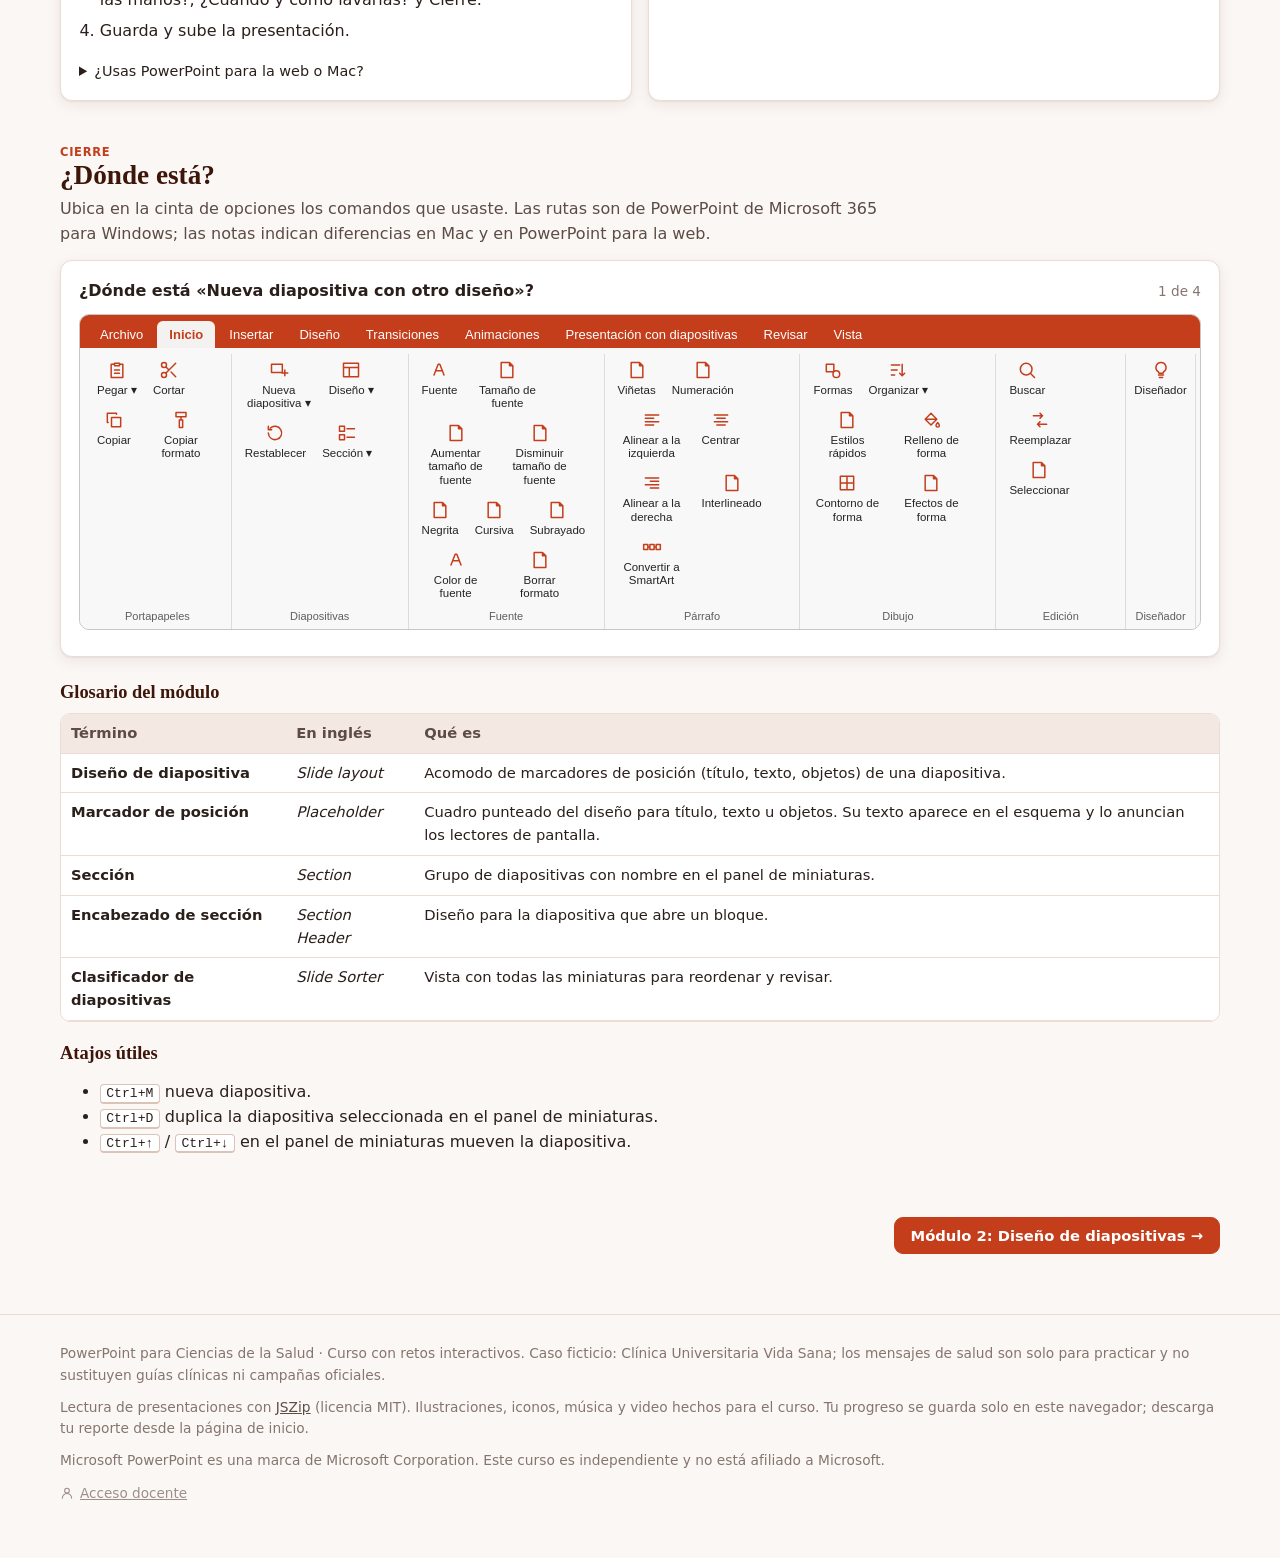
<file: modulos/m01.html>
<!doctype html>
<html lang="es">
<head>
<meta charset="utf-8">
<meta name="viewport" content="width=device-width, initial-scale=1">
<title>Módulo 1 · Estructura de una presentación · PowerPoint para Ciencias de la Salud</title>
<meta name="description" content="Módulo 1 del curso PowerPoint para Ciencias de la Salud: Estructura de una presentación. Retos en un simulador de PowerPoint y laboratorio en PowerPoint real.">
<link rel="icon" href="../assets/img/favicon.svg" type="image/svg+xml">
<link rel="stylesheet" href="../assets/css/estilos.css">
<link rel="stylesheet" href="../assets/css/diapo.css">
</head>
<body data-raiz=".." data-modulo="1">
<div id="app"><noscript><p style="padding:20px">Esta plataforma necesita JavaScript activado.</p></noscript></div>
<script src="../assets/vendor/jszip.min.js"></script>
<script src="../assets/js/nucleo.js"></script>
<script src="../assets/js/formato.js"></script>
<script src="../assets/js/iconos.js"></script>
<script src="../assets/js/curso.js"></script>
<script src="../assets/js/galeria.js"></script>
<script src="../assets/js/graficos.js"></script>
<script src="../assets/js/cinta.js"></script>
<script src="../assets/js/pagina.js"></script>
<script src="../assets/js/diapo-datos.js"></script>
<script src="../assets/js/diapo-render.js"></script>
<script src="../assets/js/diapo.js"></script>
<script src="../assets/js/diapo-cinta.js"></script>
<script src="../assets/js/diapo-show.js"></script>
<script src="../assets/js/pptx.js"></script>
<script src="../assets/js/modulo.js"></script>
<script src="../assets/js/modulos/comun.js"></script>
<script src="../assets/js/modulos/m01.js"></script>
<script>LT.paginaModulo(1);</script>
</body>
</html>
</file>
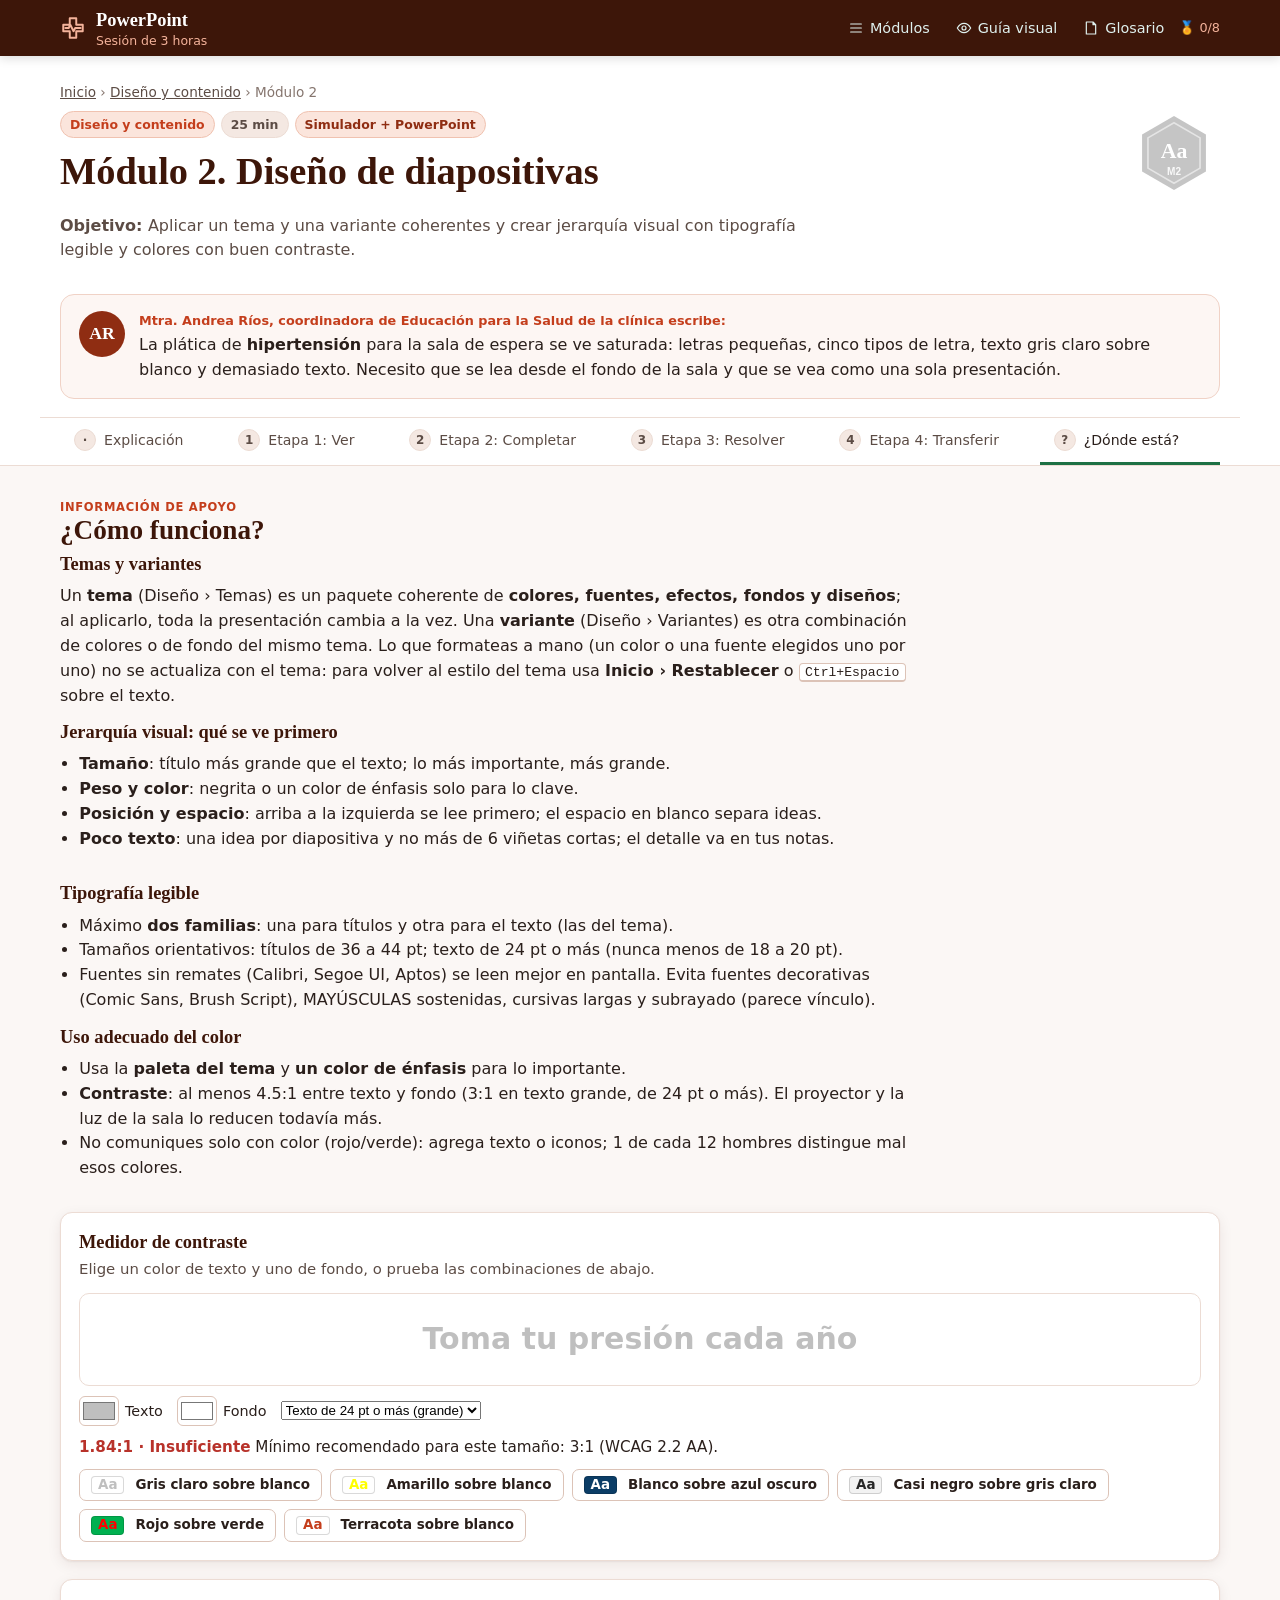
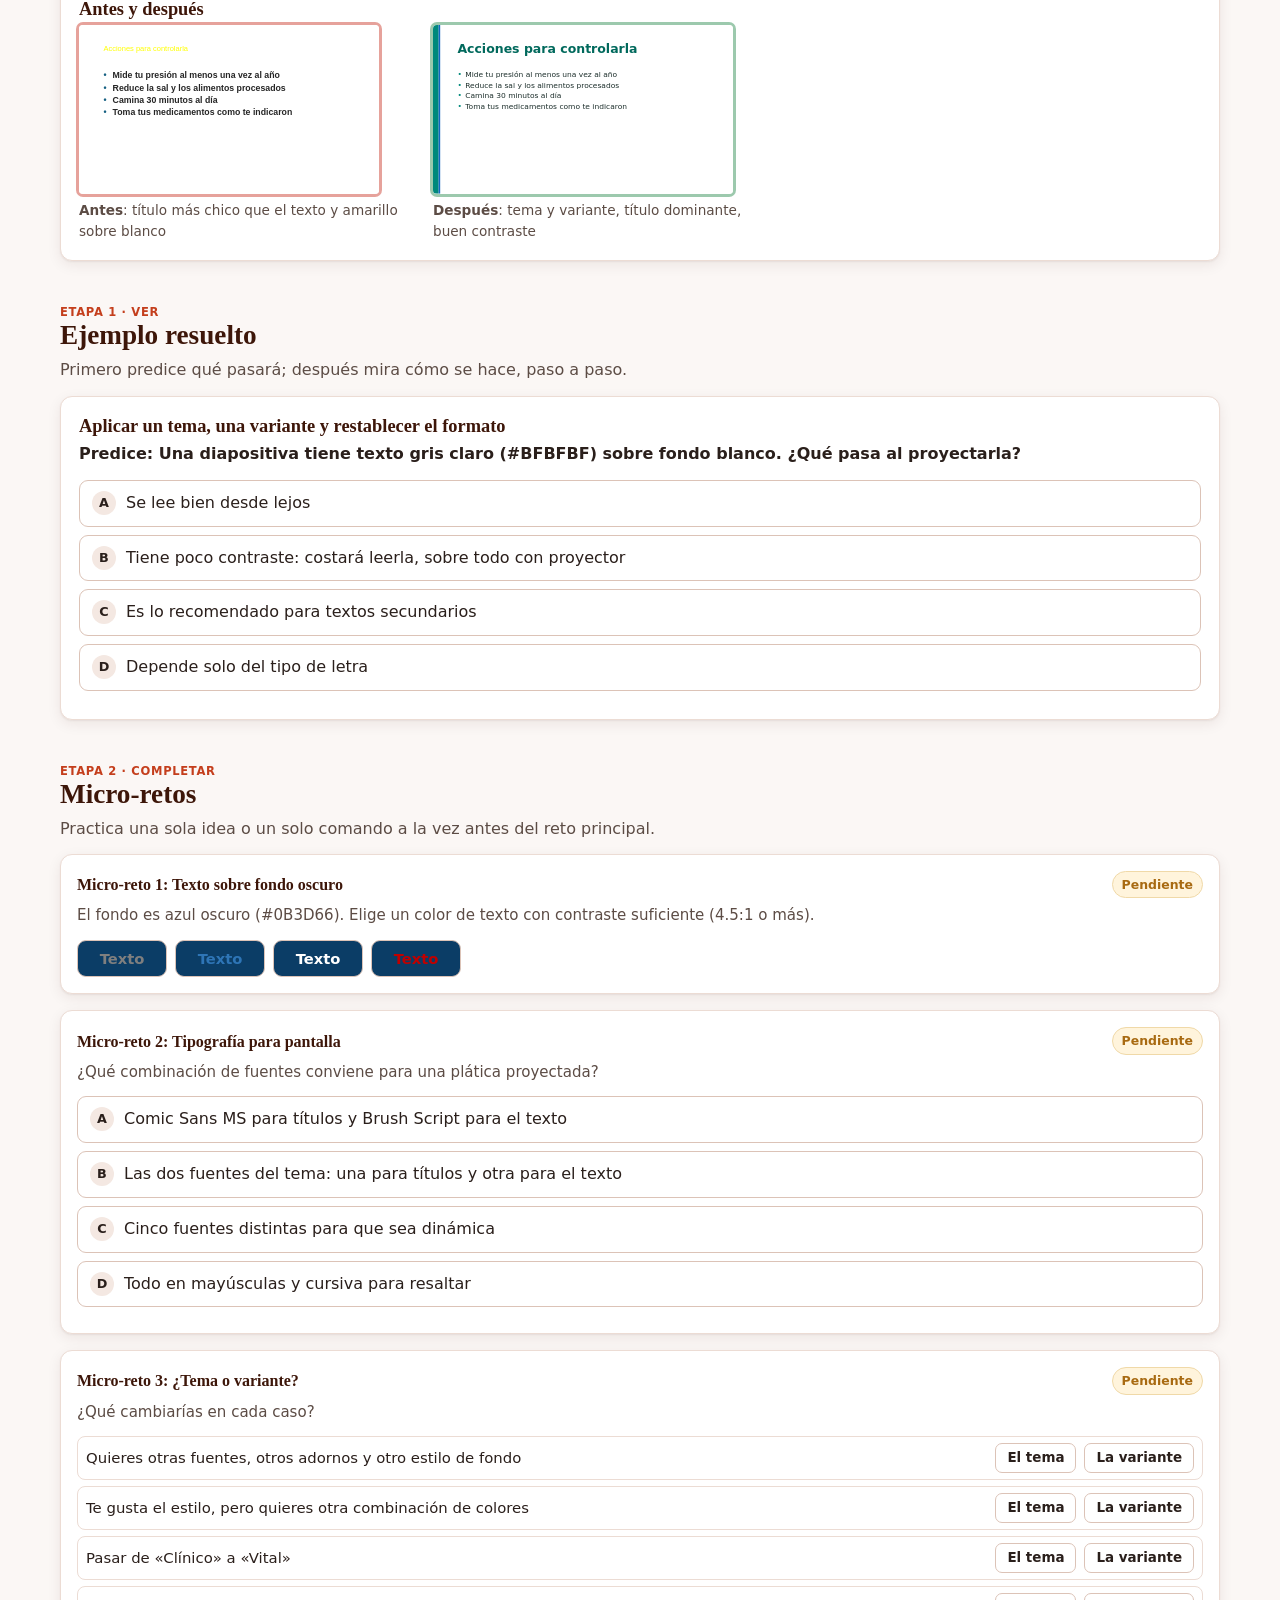
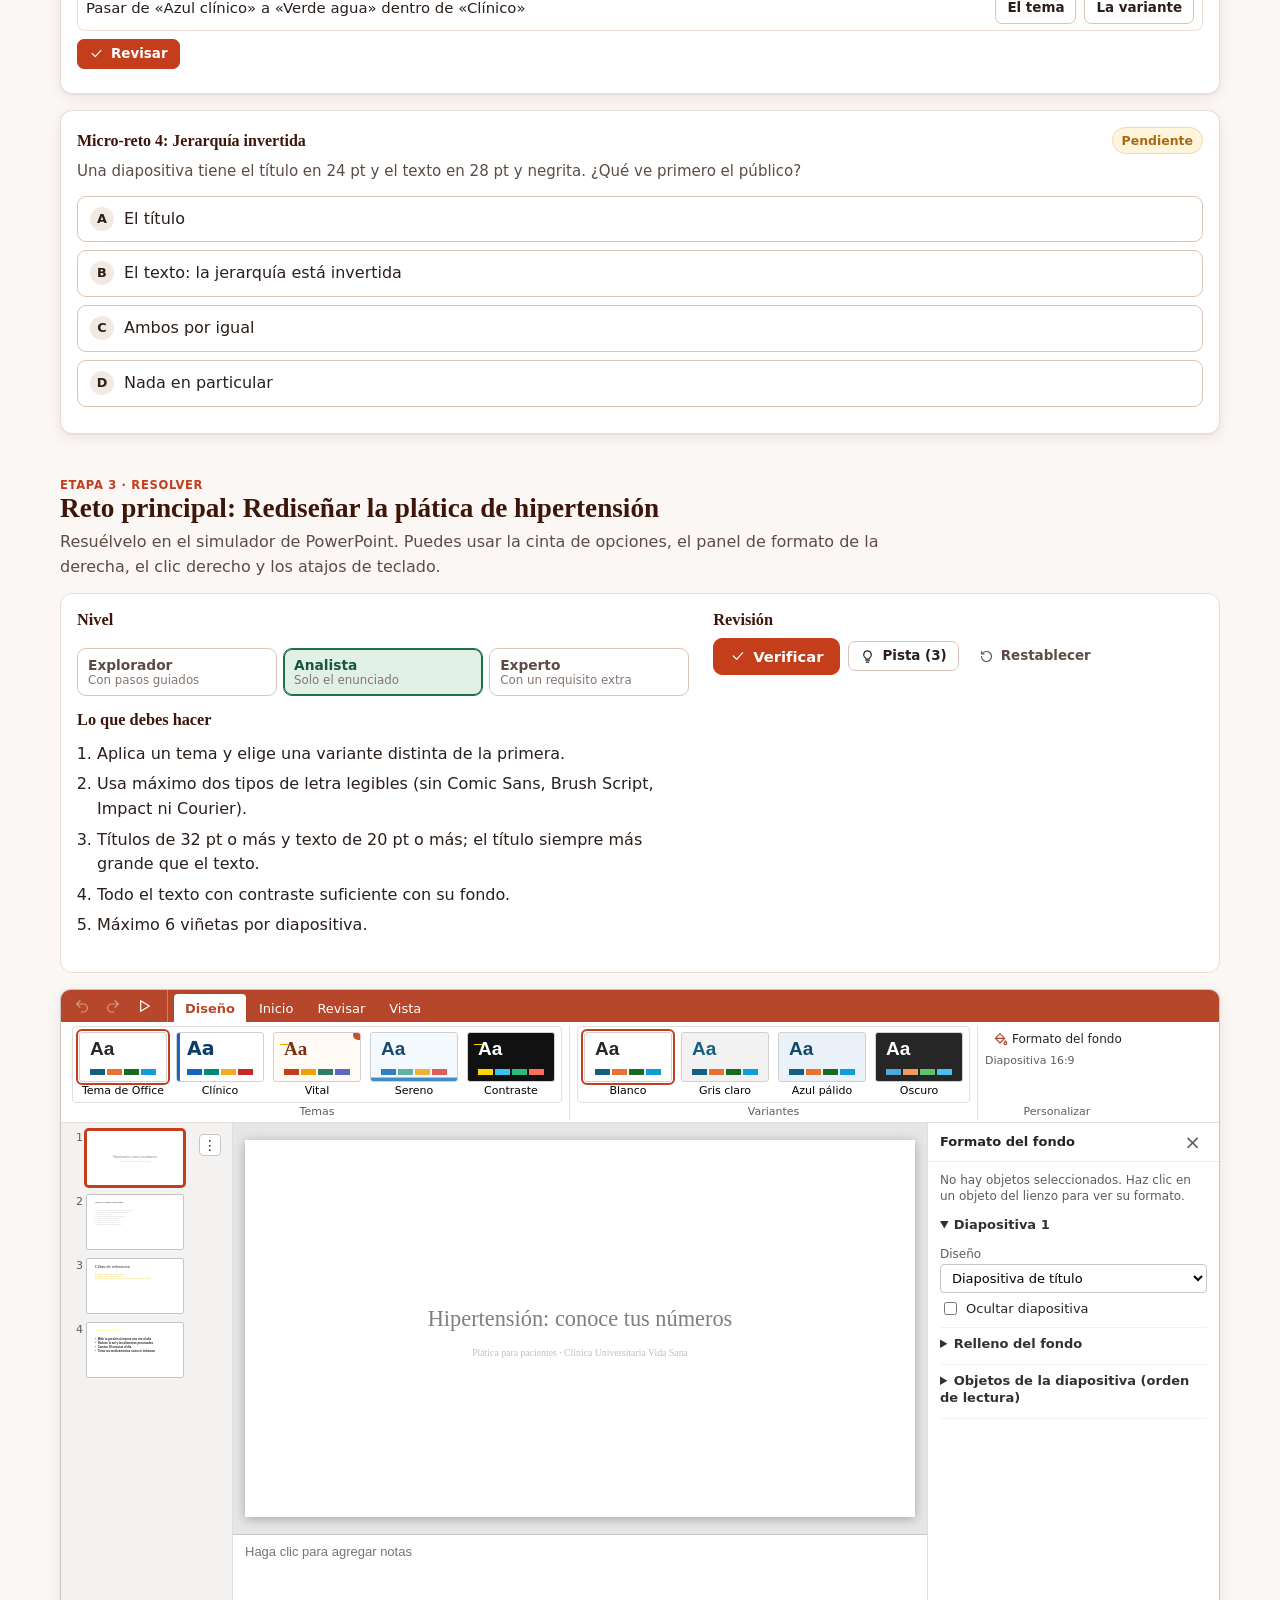
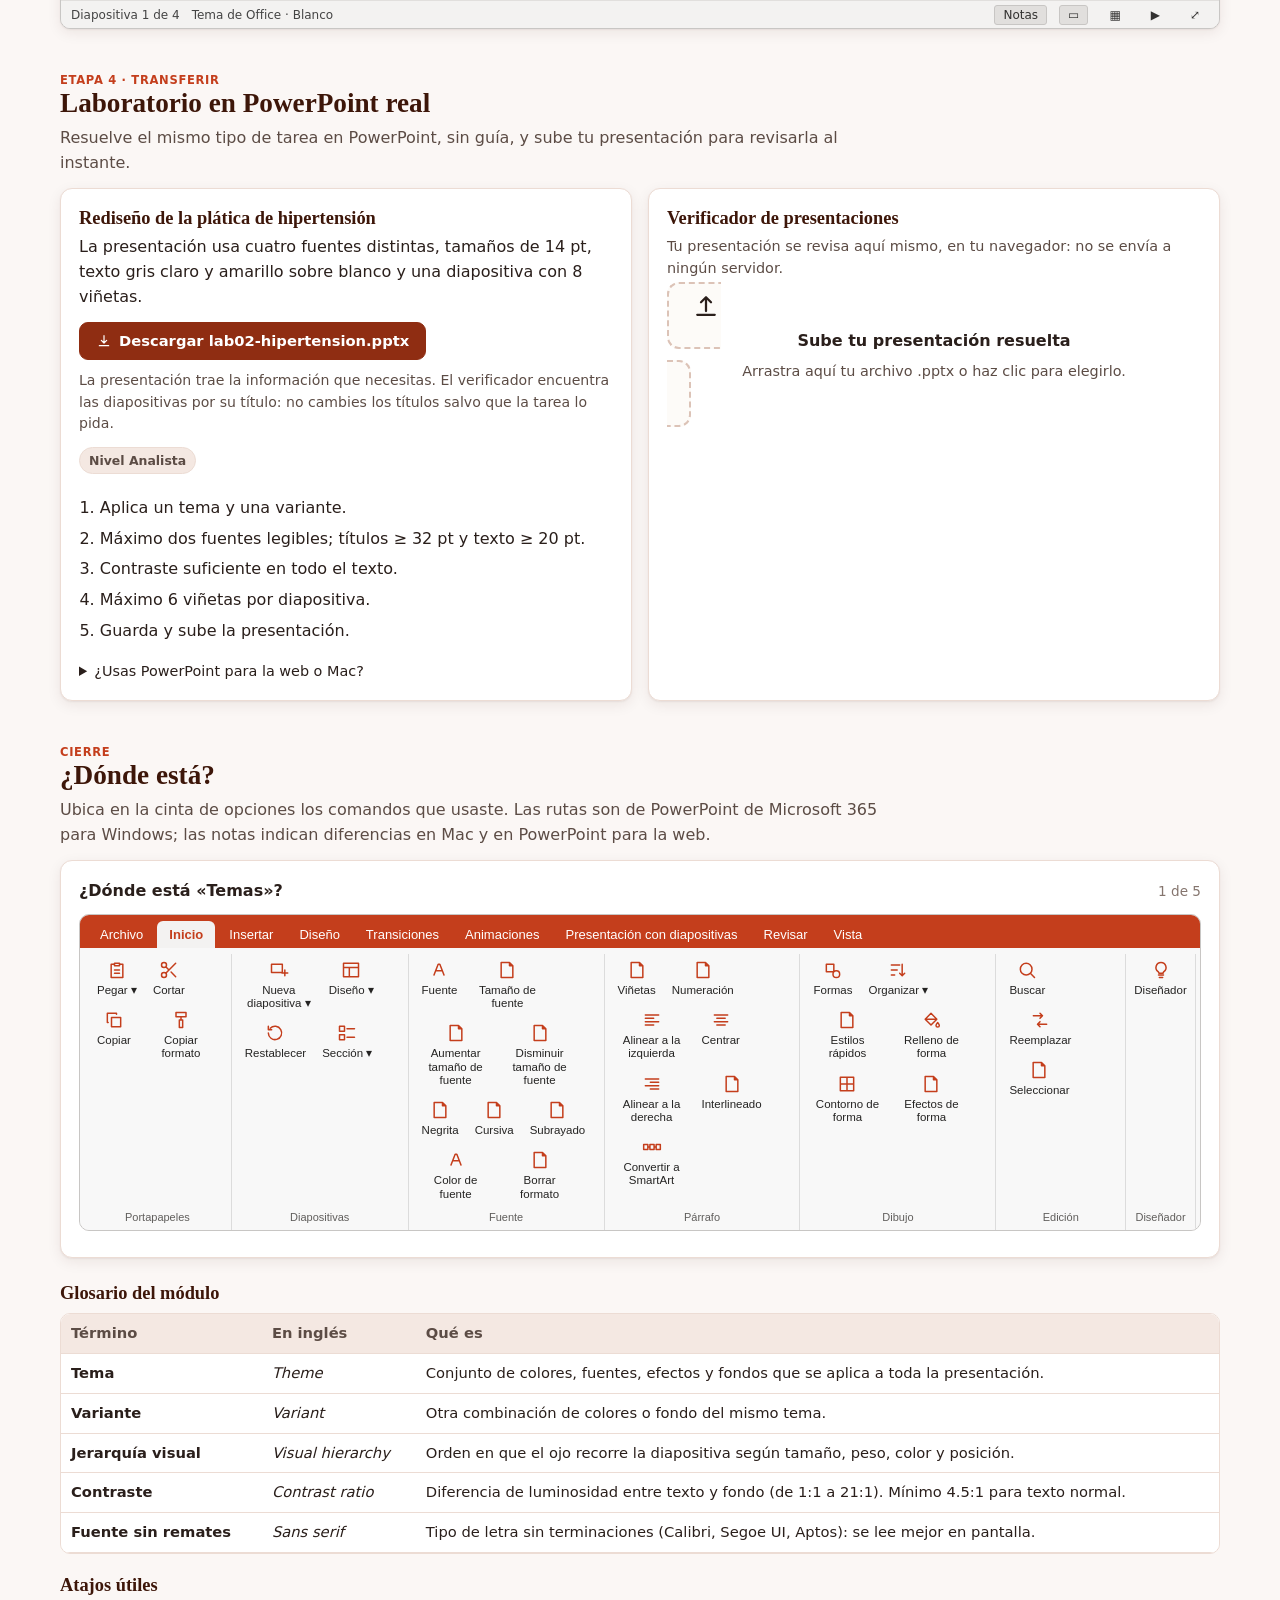
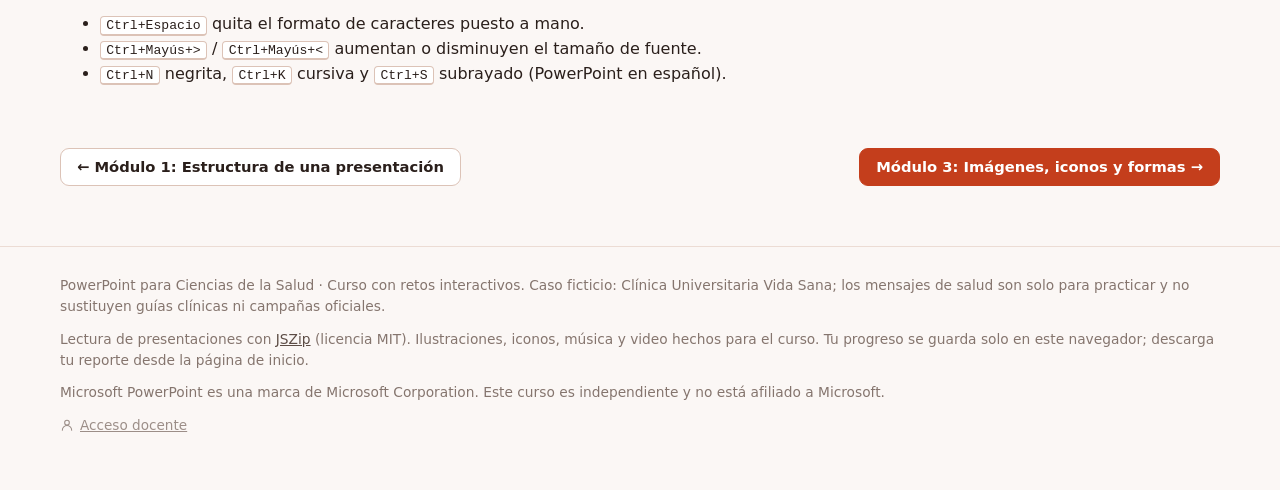
<file: modulos/m02.html>
<!doctype html>
<html lang="es">
<head>
<meta charset="utf-8">
<meta name="viewport" content="width=device-width, initial-scale=1">
<title>Módulo 2 · Diseño de diapositivas · PowerPoint para Ciencias de la Salud</title>
<meta name="description" content="Módulo 2 del curso PowerPoint para Ciencias de la Salud: Diseño de diapositivas. Retos en un simulador de PowerPoint y laboratorio en PowerPoint real.">
<link rel="icon" href="../assets/img/favicon.svg" type="image/svg+xml">
<link rel="stylesheet" href="../assets/css/estilos.css">
<link rel="stylesheet" href="../assets/css/diapo.css">
</head>
<body data-raiz=".." data-modulo="2">
<div id="app"><noscript><p style="padding:20px">Esta plataforma necesita JavaScript activado.</p></noscript></div>
<script src="../assets/vendor/jszip.min.js"></script>
<script src="../assets/js/nucleo.js"></script>
<script src="../assets/js/formato.js"></script>
<script src="../assets/js/iconos.js"></script>
<script src="../assets/js/curso.js"></script>
<script src="../assets/js/galeria.js"></script>
<script src="../assets/js/graficos.js"></script>
<script src="../assets/js/cinta.js"></script>
<script src="../assets/js/pagina.js"></script>
<script src="../assets/js/diapo-datos.js"></script>
<script src="../assets/js/diapo-render.js"></script>
<script src="../assets/js/diapo.js"></script>
<script src="../assets/js/diapo-cinta.js"></script>
<script src="../assets/js/diapo-show.js"></script>
<script src="../assets/js/pptx.js"></script>
<script src="../assets/js/modulo.js"></script>
<script src="../assets/js/modulos/comun.js"></script>
<script src="../assets/js/modulos/m02.js"></script>
<script>LT.paginaModulo(2);</script>
</body>
</html>
</file>
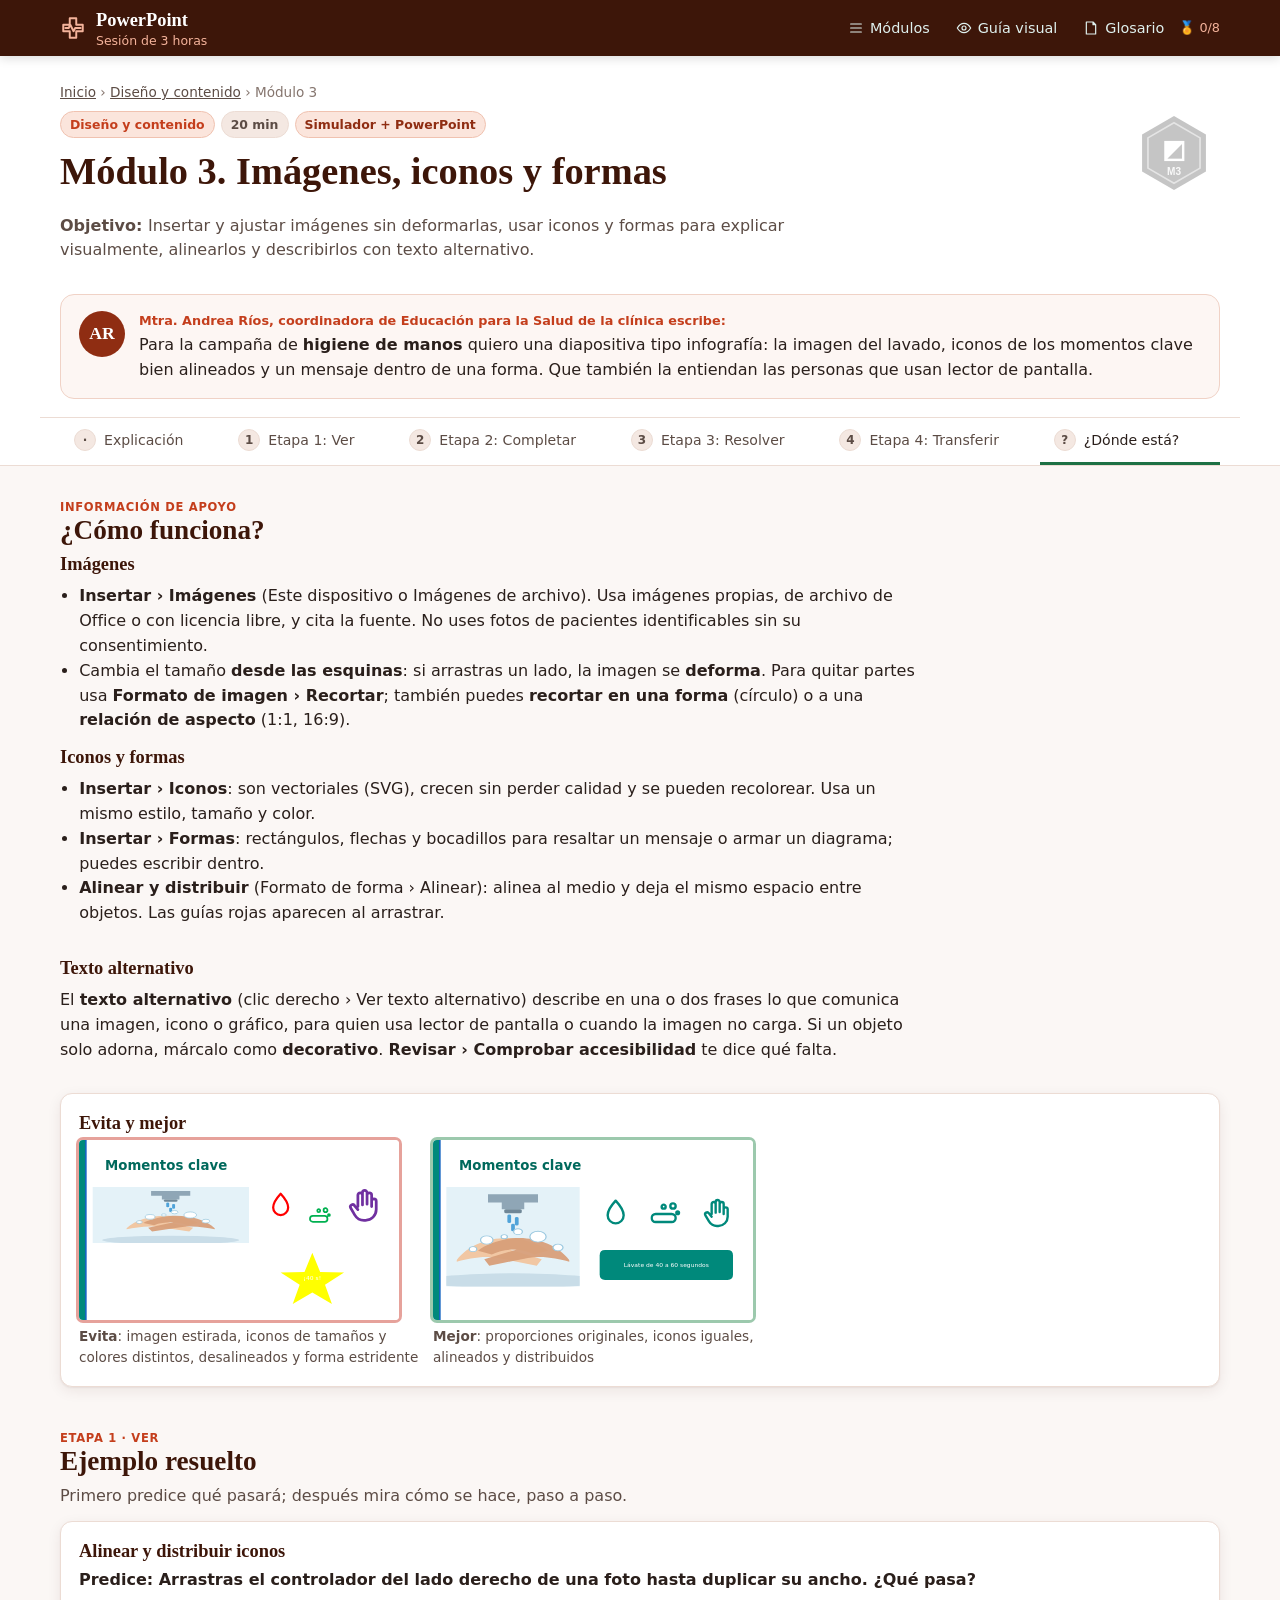
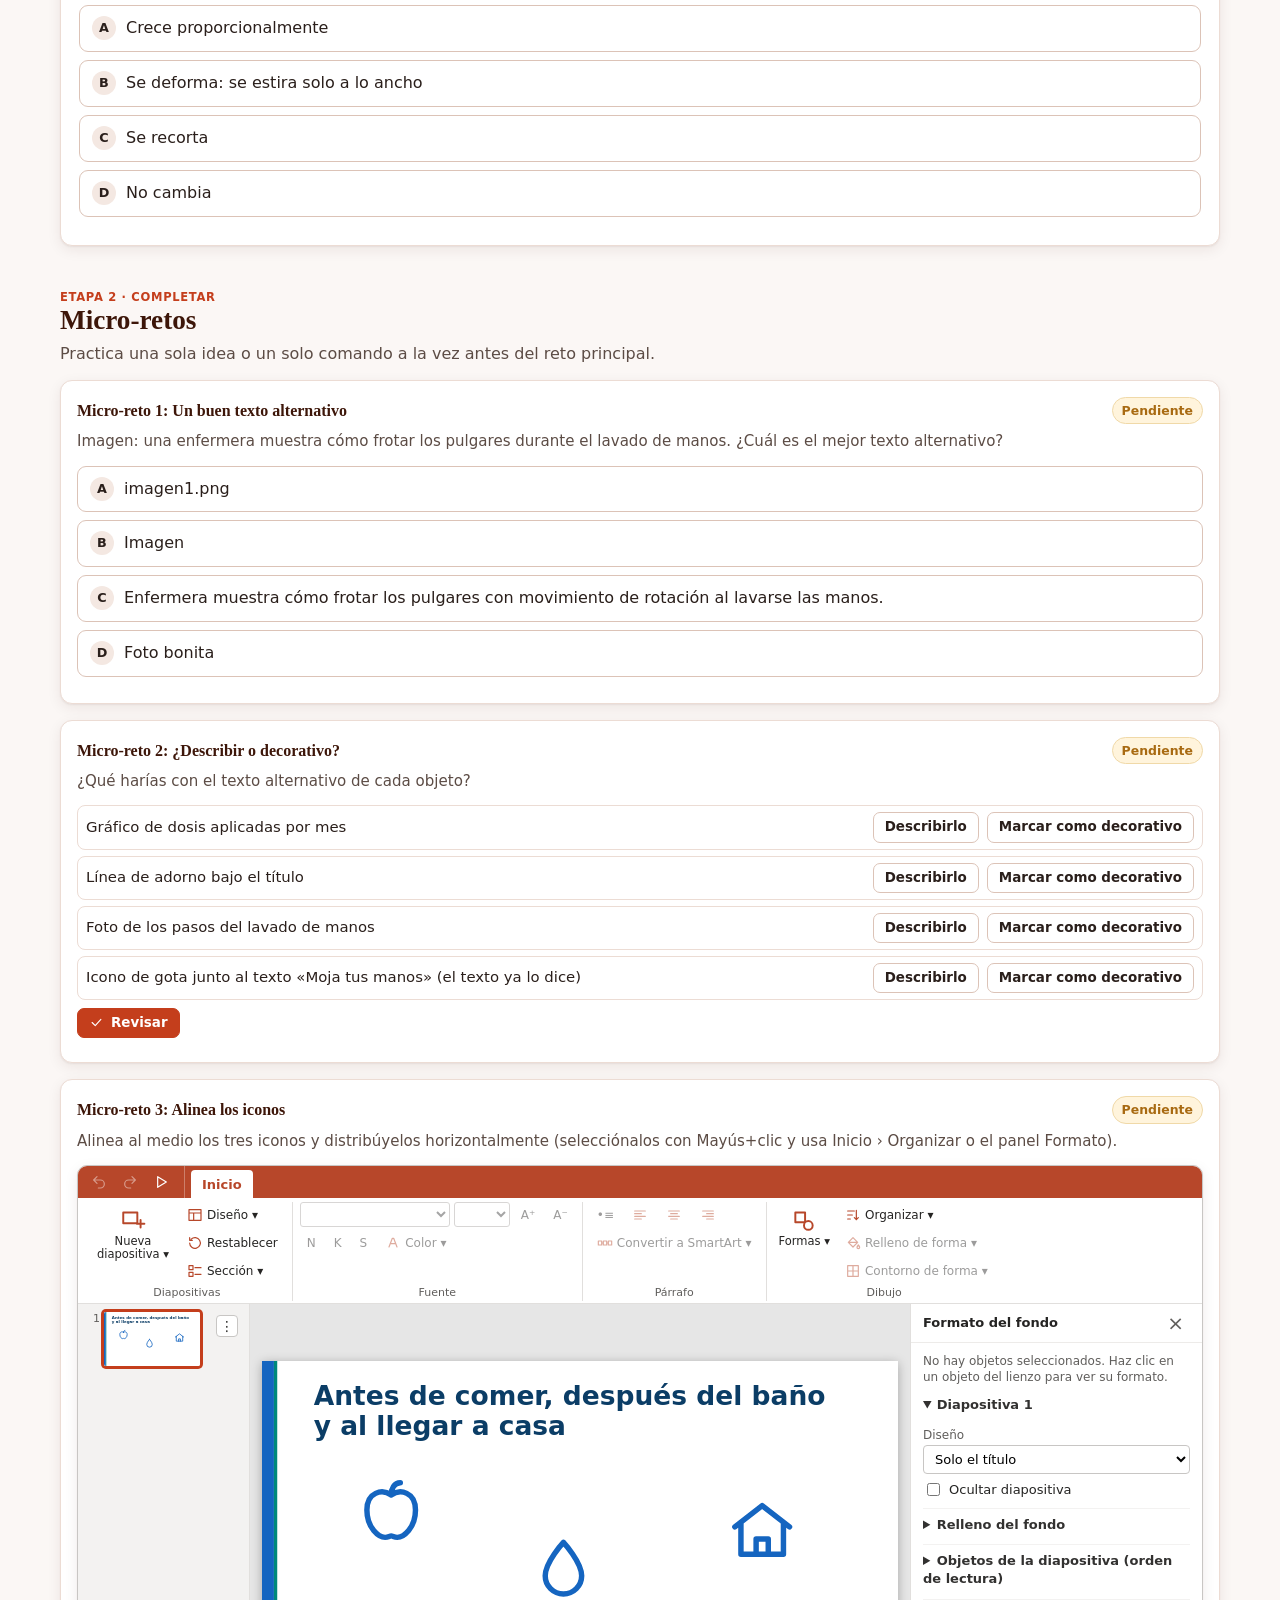
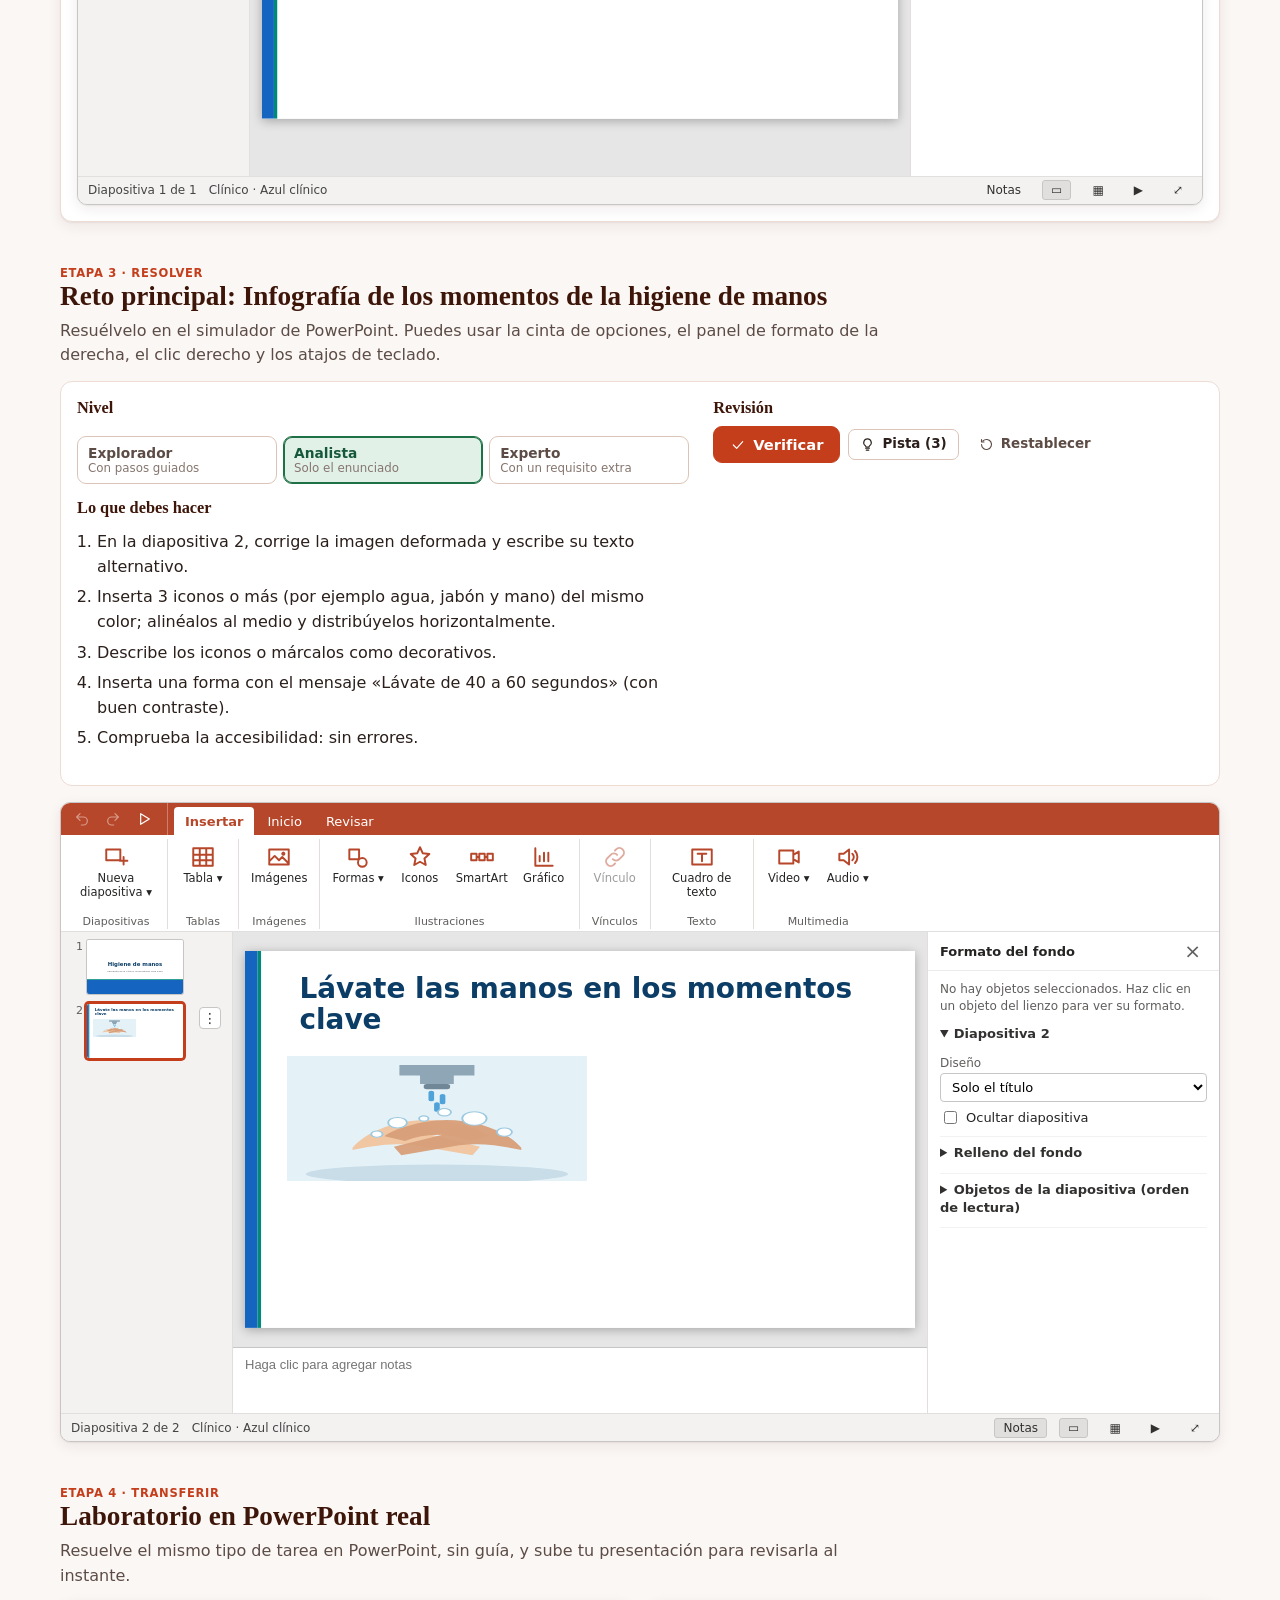
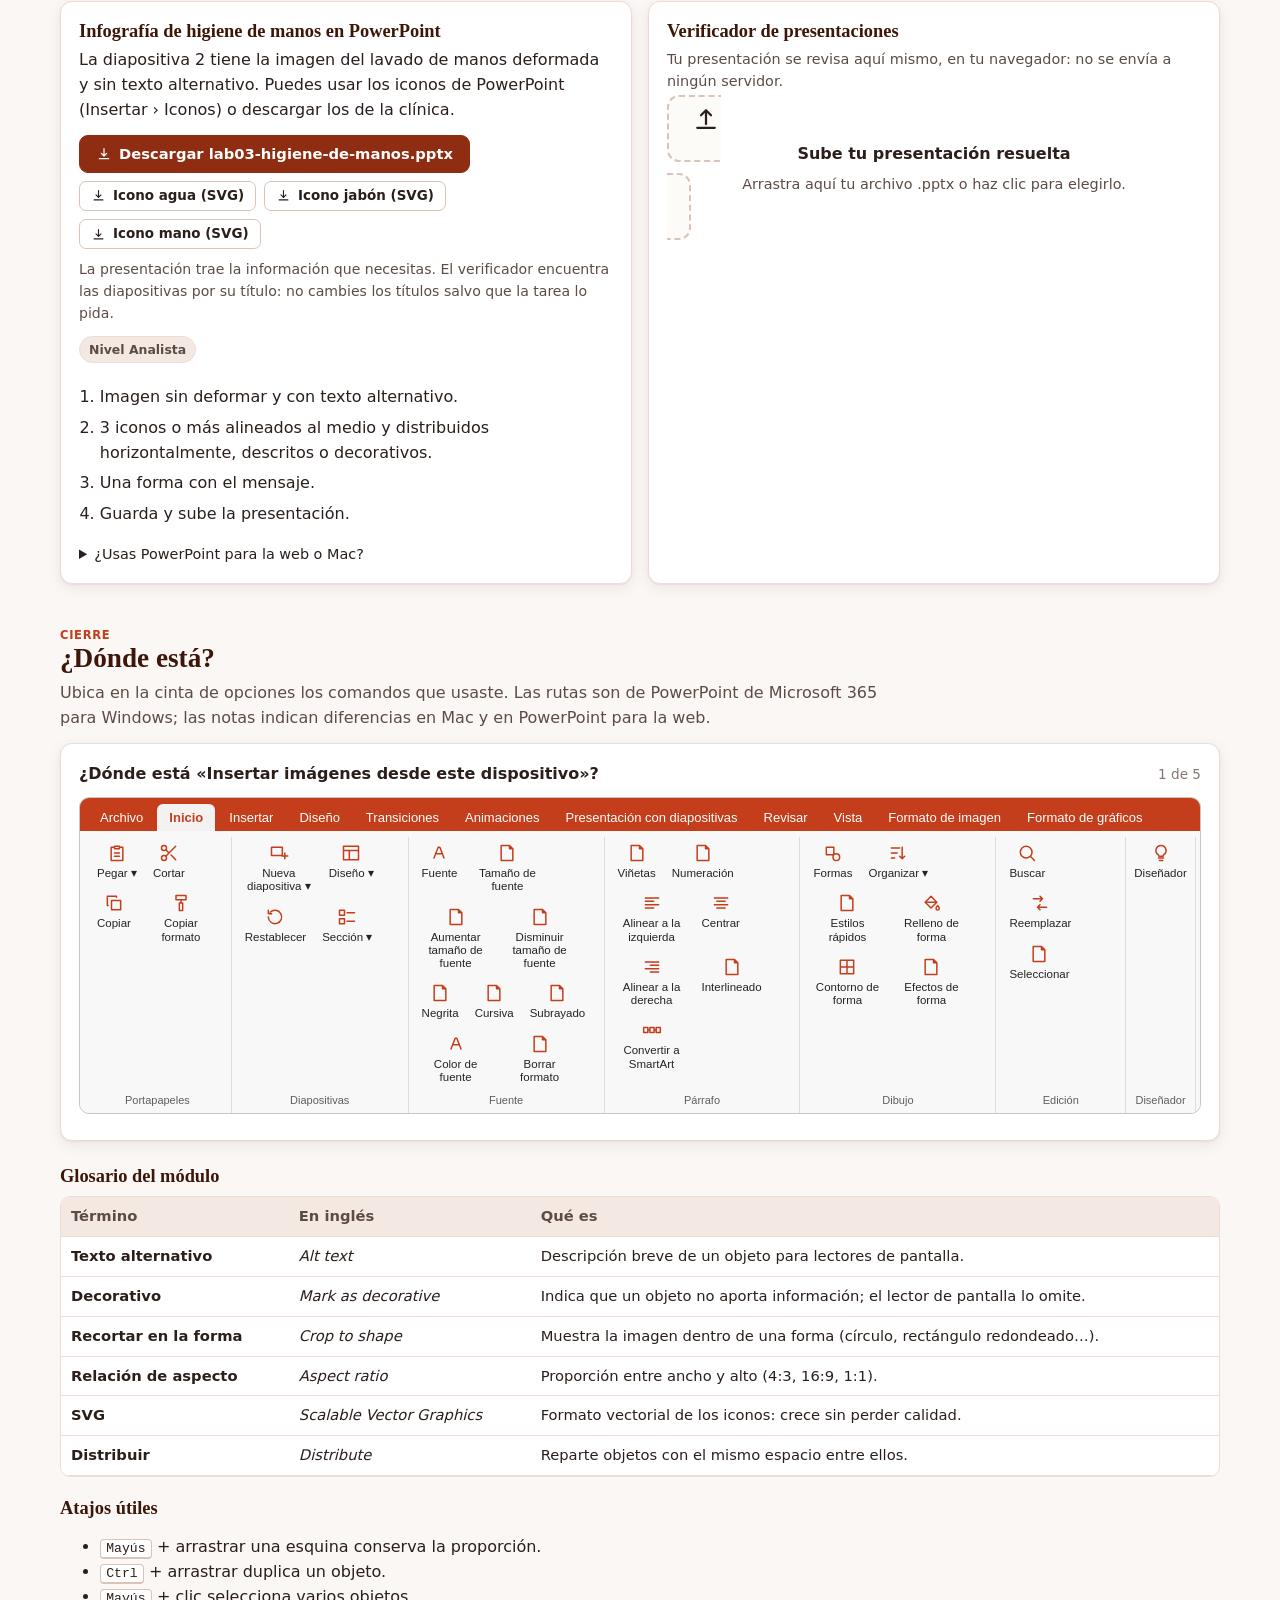
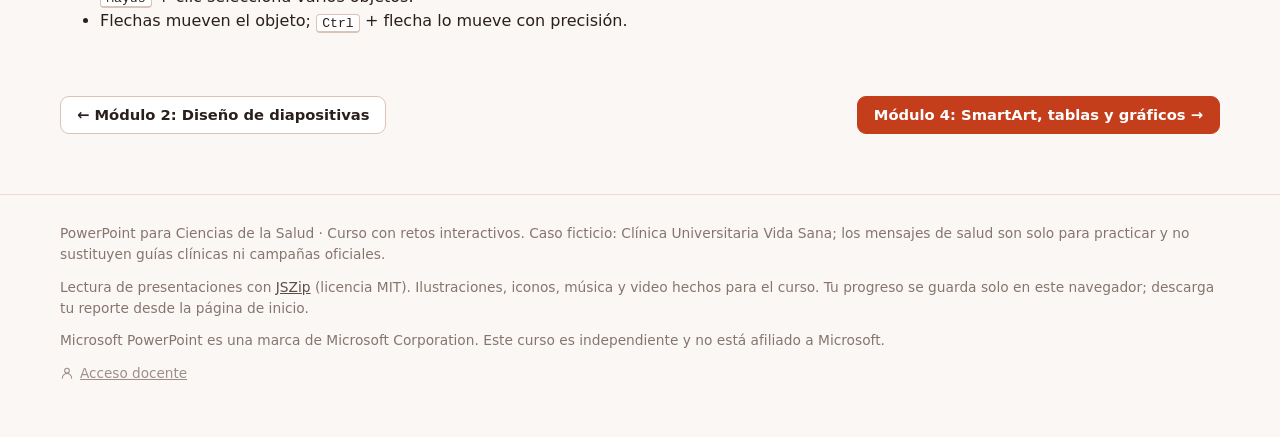
<file: modulos/m03.html>
<!doctype html>
<html lang="es">
<head>
<meta charset="utf-8">
<meta name="viewport" content="width=device-width, initial-scale=1">
<title>Módulo 3 · Imágenes, iconos y formas · PowerPoint para Ciencias de la Salud</title>
<meta name="description" content="Módulo 3 del curso PowerPoint para Ciencias de la Salud: Imágenes, iconos y formas. Retos en un simulador de PowerPoint y laboratorio en PowerPoint real.">
<link rel="icon" href="../assets/img/favicon.svg" type="image/svg+xml">
<link rel="stylesheet" href="../assets/css/estilos.css">
<link rel="stylesheet" href="../assets/css/diapo.css">
</head>
<body data-raiz=".." data-modulo="3">
<div id="app"><noscript><p style="padding:20px">Esta plataforma necesita JavaScript activado.</p></noscript></div>
<script src="../assets/vendor/jszip.min.js"></script>
<script src="../assets/js/nucleo.js"></script>
<script src="../assets/js/formato.js"></script>
<script src="../assets/js/iconos.js"></script>
<script src="../assets/js/curso.js"></script>
<script src="../assets/js/galeria.js"></script>
<script src="../assets/js/graficos.js"></script>
<script src="../assets/js/cinta.js"></script>
<script src="../assets/js/pagina.js"></script>
<script src="../assets/js/diapo-datos.js"></script>
<script src="../assets/js/diapo-render.js"></script>
<script src="../assets/js/diapo.js"></script>
<script src="../assets/js/diapo-cinta.js"></script>
<script src="../assets/js/diapo-show.js"></script>
<script src="../assets/js/pptx.js"></script>
<script src="../assets/js/modulo.js"></script>
<script src="../assets/js/modulos/comun.js"></script>
<script src="../assets/js/modulos/m03.js"></script>
<script>LT.paginaModulo(3);</script>
</body>
</html>
</file>
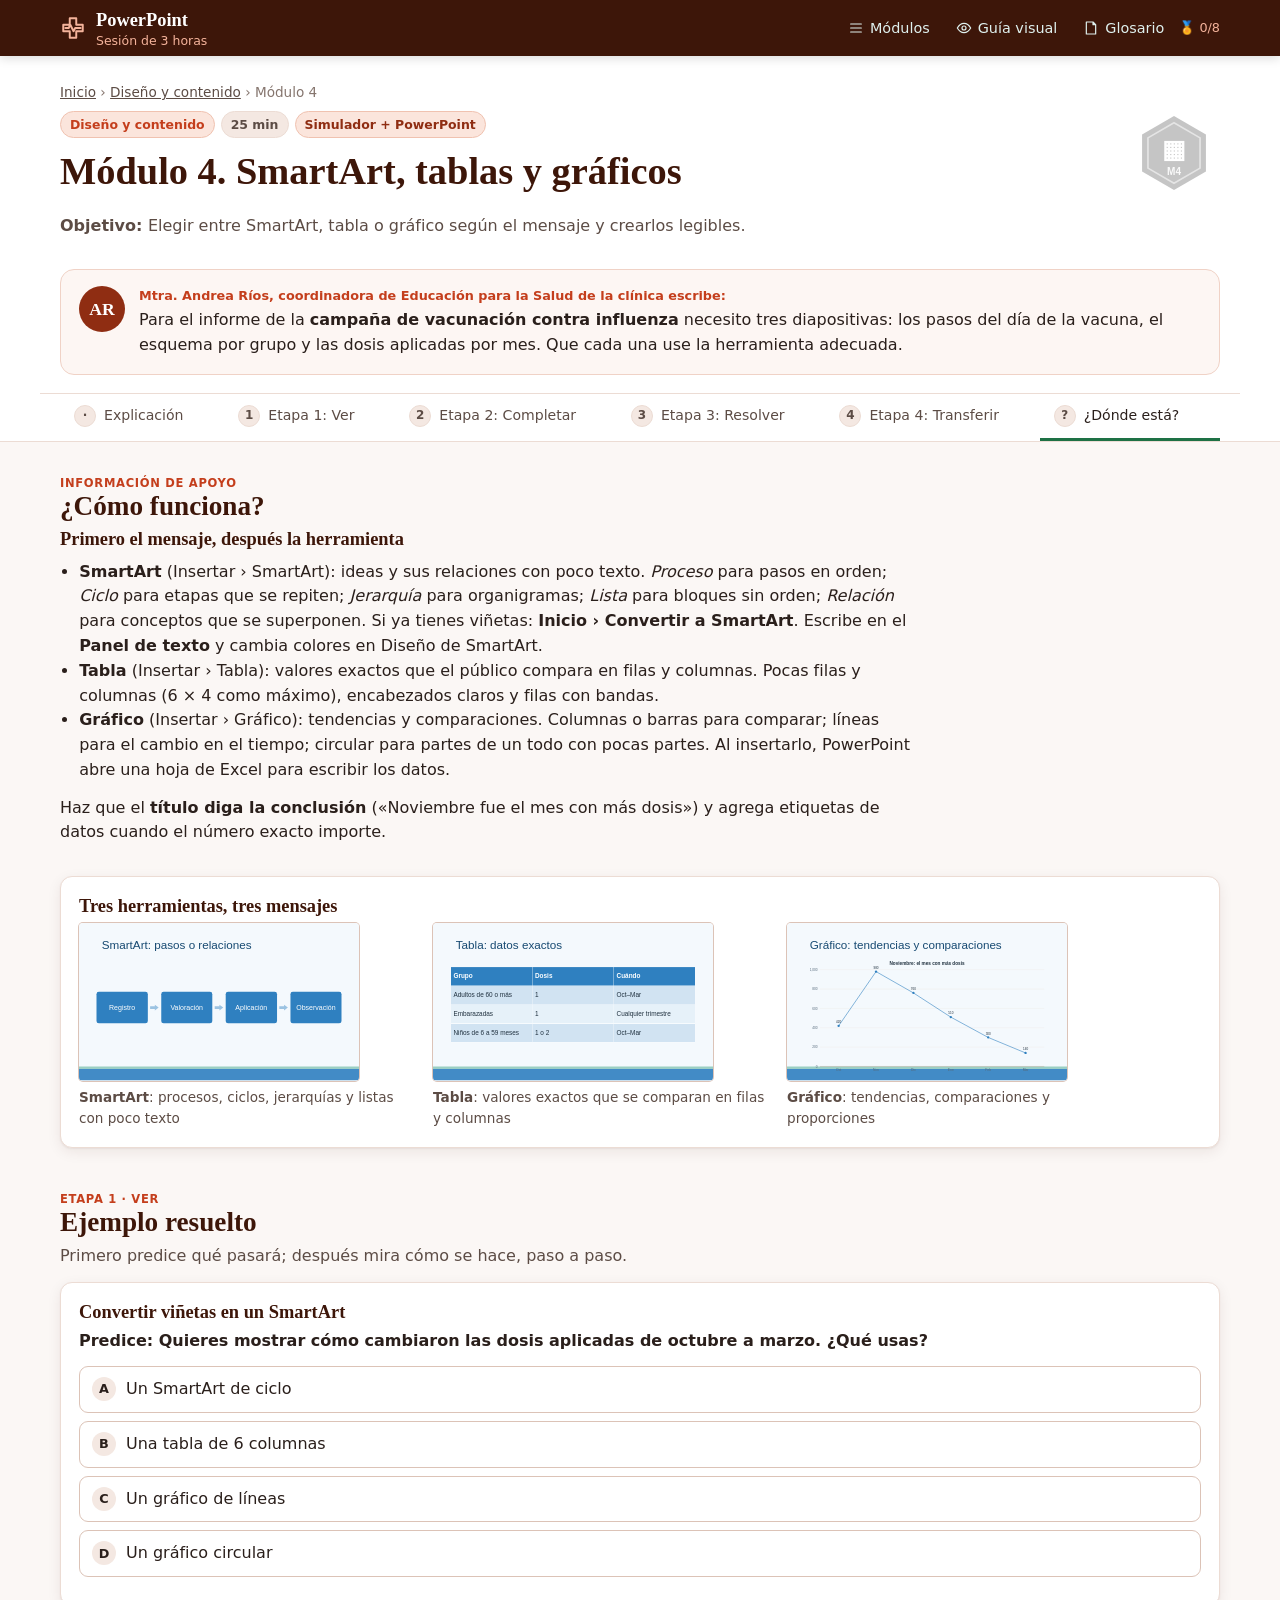
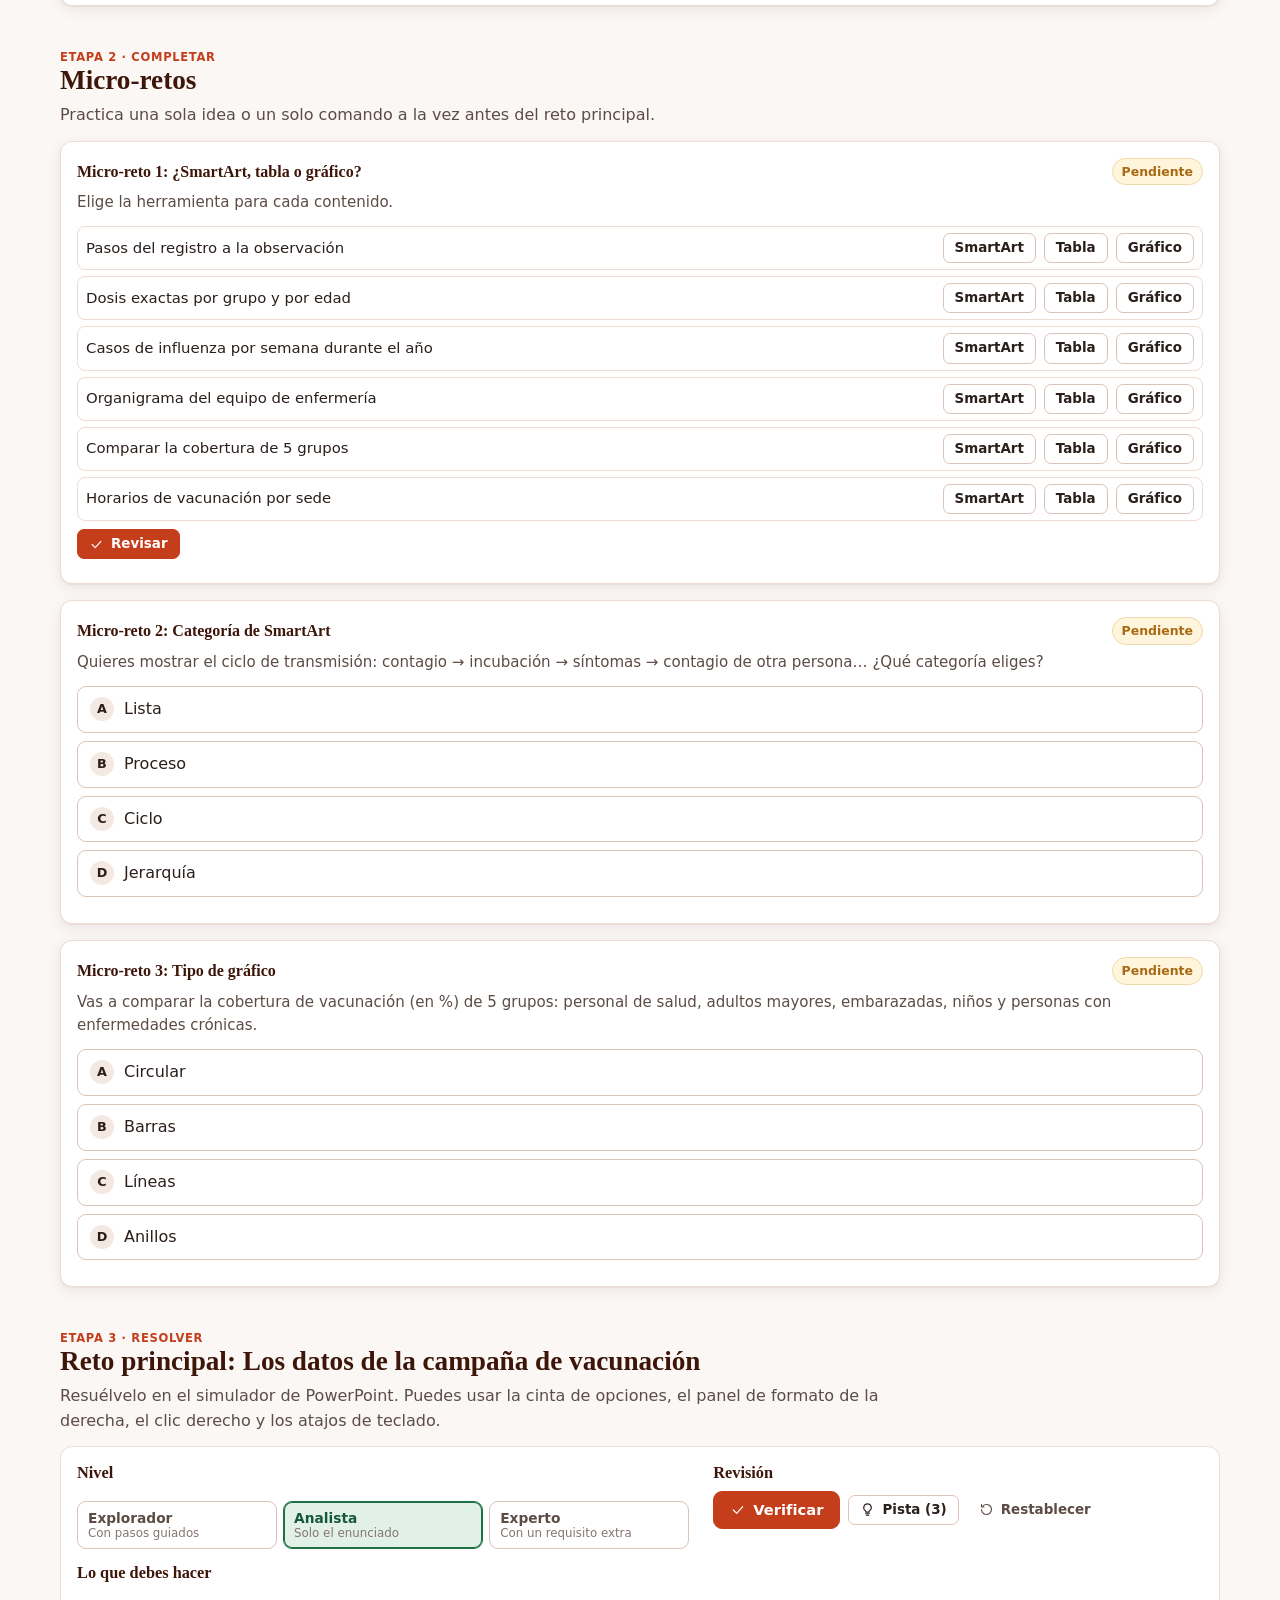
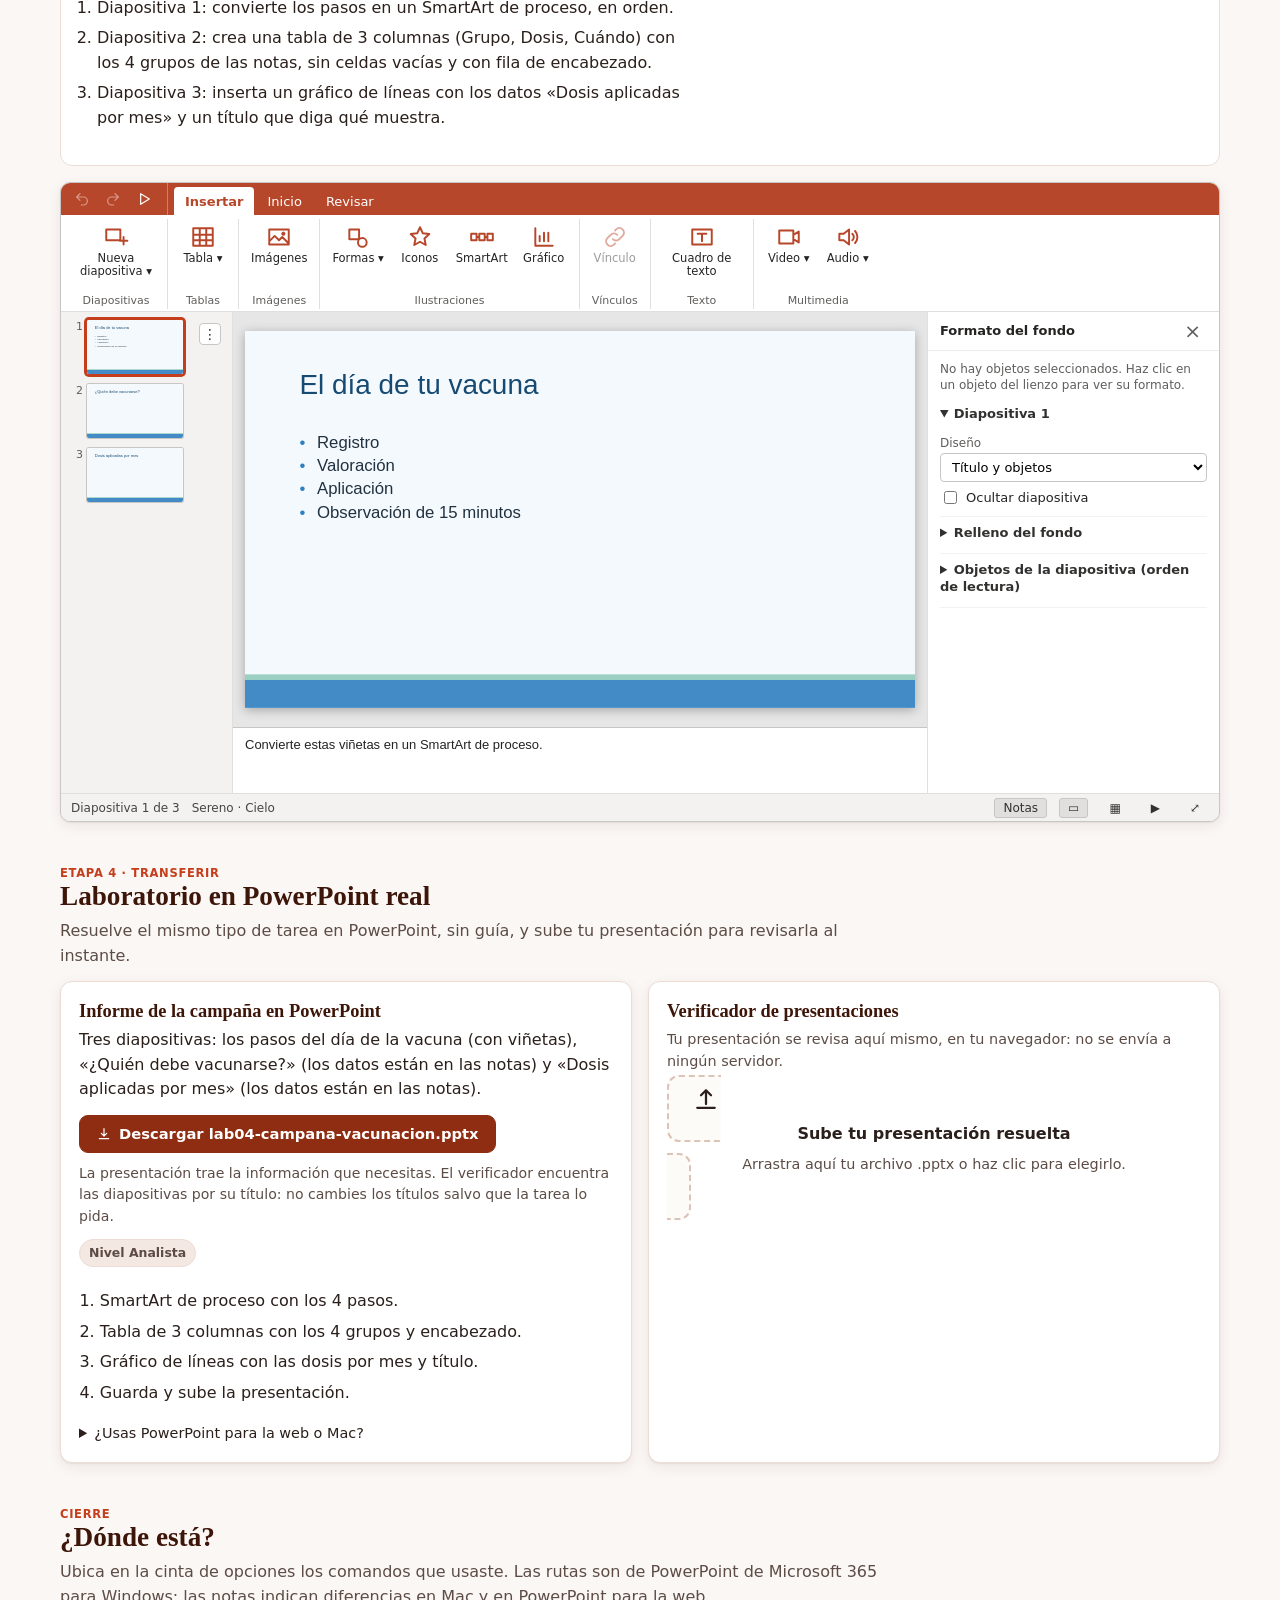
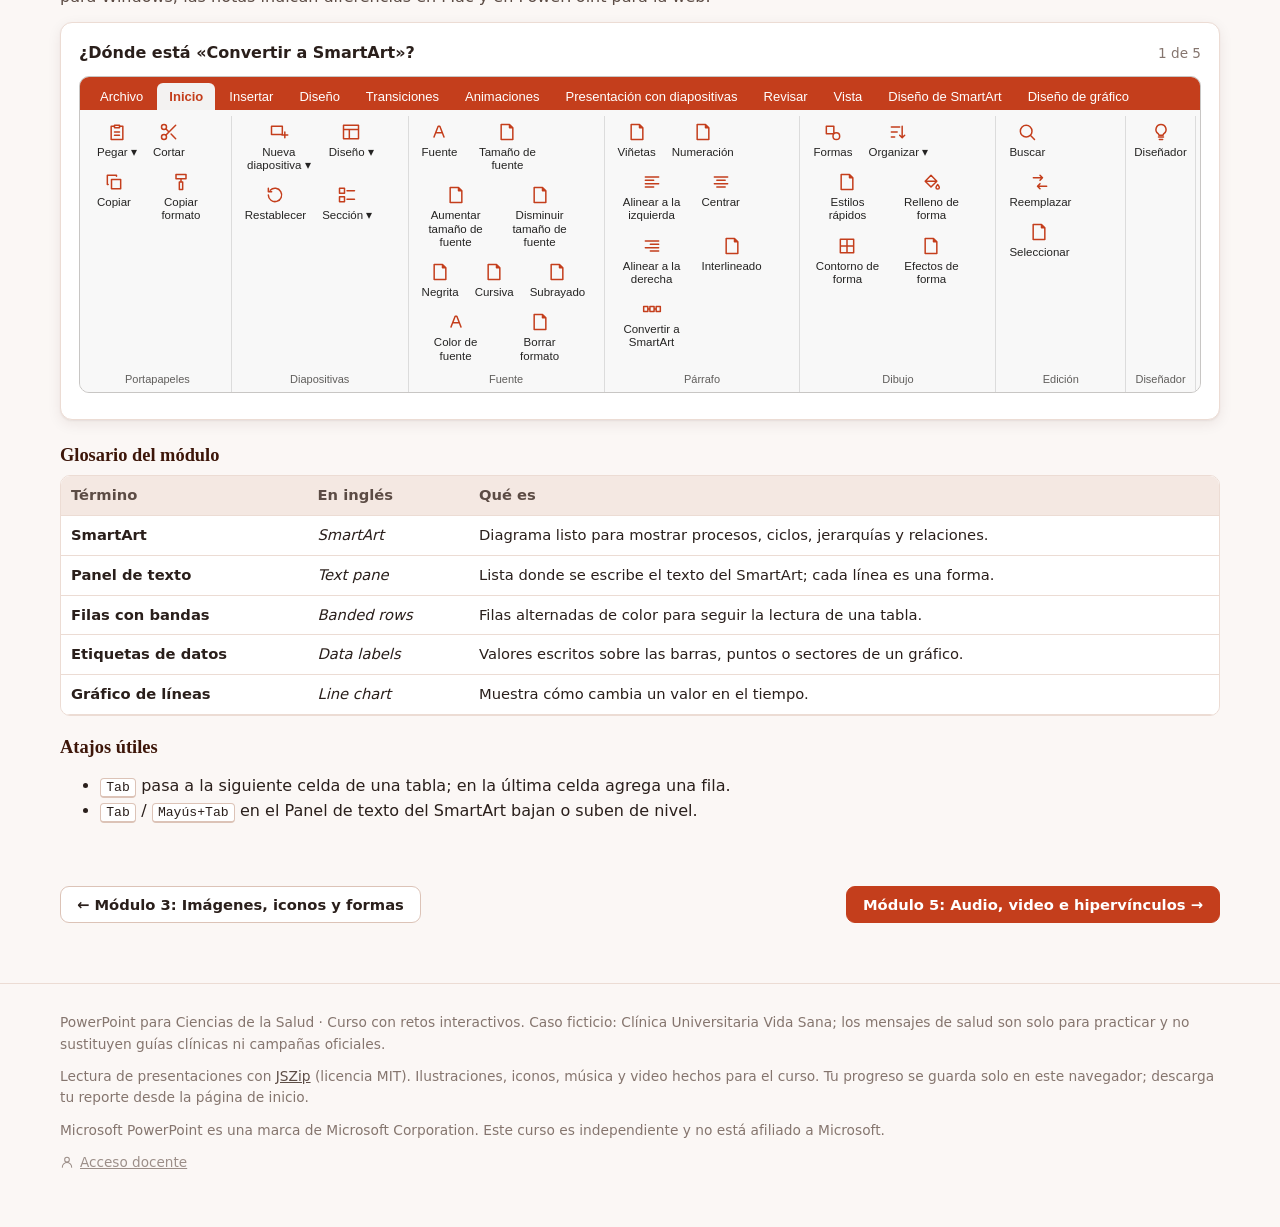
<file: modulos/m04.html>
<!doctype html>
<html lang="es">
<head>
<meta charset="utf-8">
<meta name="viewport" content="width=device-width, initial-scale=1">
<title>Módulo 4 · SmartArt, tablas y gráficos · PowerPoint para Ciencias de la Salud</title>
<meta name="description" content="Módulo 4 del curso PowerPoint para Ciencias de la Salud: SmartArt, tablas y gráficos. Retos en un simulador de PowerPoint y laboratorio en PowerPoint real.">
<link rel="icon" href="../assets/img/favicon.svg" type="image/svg+xml">
<link rel="stylesheet" href="../assets/css/estilos.css">
<link rel="stylesheet" href="../assets/css/diapo.css">
</head>
<body data-raiz=".." data-modulo="4">
<div id="app"><noscript><p style="padding:20px">Esta plataforma necesita JavaScript activado.</p></noscript></div>
<script src="../assets/vendor/jszip.min.js"></script>
<script src="../assets/js/nucleo.js"></script>
<script src="../assets/js/formato.js"></script>
<script src="../assets/js/iconos.js"></script>
<script src="../assets/js/curso.js"></script>
<script src="../assets/js/galeria.js"></script>
<script src="../assets/js/graficos.js"></script>
<script src="../assets/js/cinta.js"></script>
<script src="../assets/js/pagina.js"></script>
<script src="../assets/js/diapo-datos.js"></script>
<script src="../assets/js/diapo-render.js"></script>
<script src="../assets/js/diapo.js"></script>
<script src="../assets/js/diapo-cinta.js"></script>
<script src="../assets/js/diapo-show.js"></script>
<script src="../assets/js/pptx.js"></script>
<script src="../assets/js/modulo.js"></script>
<script src="../assets/js/modulos/comun.js"></script>
<script src="../assets/js/modulos/m04.js"></script>
<script>LT.paginaModulo(4);</script>
</body>
</html>
</file>
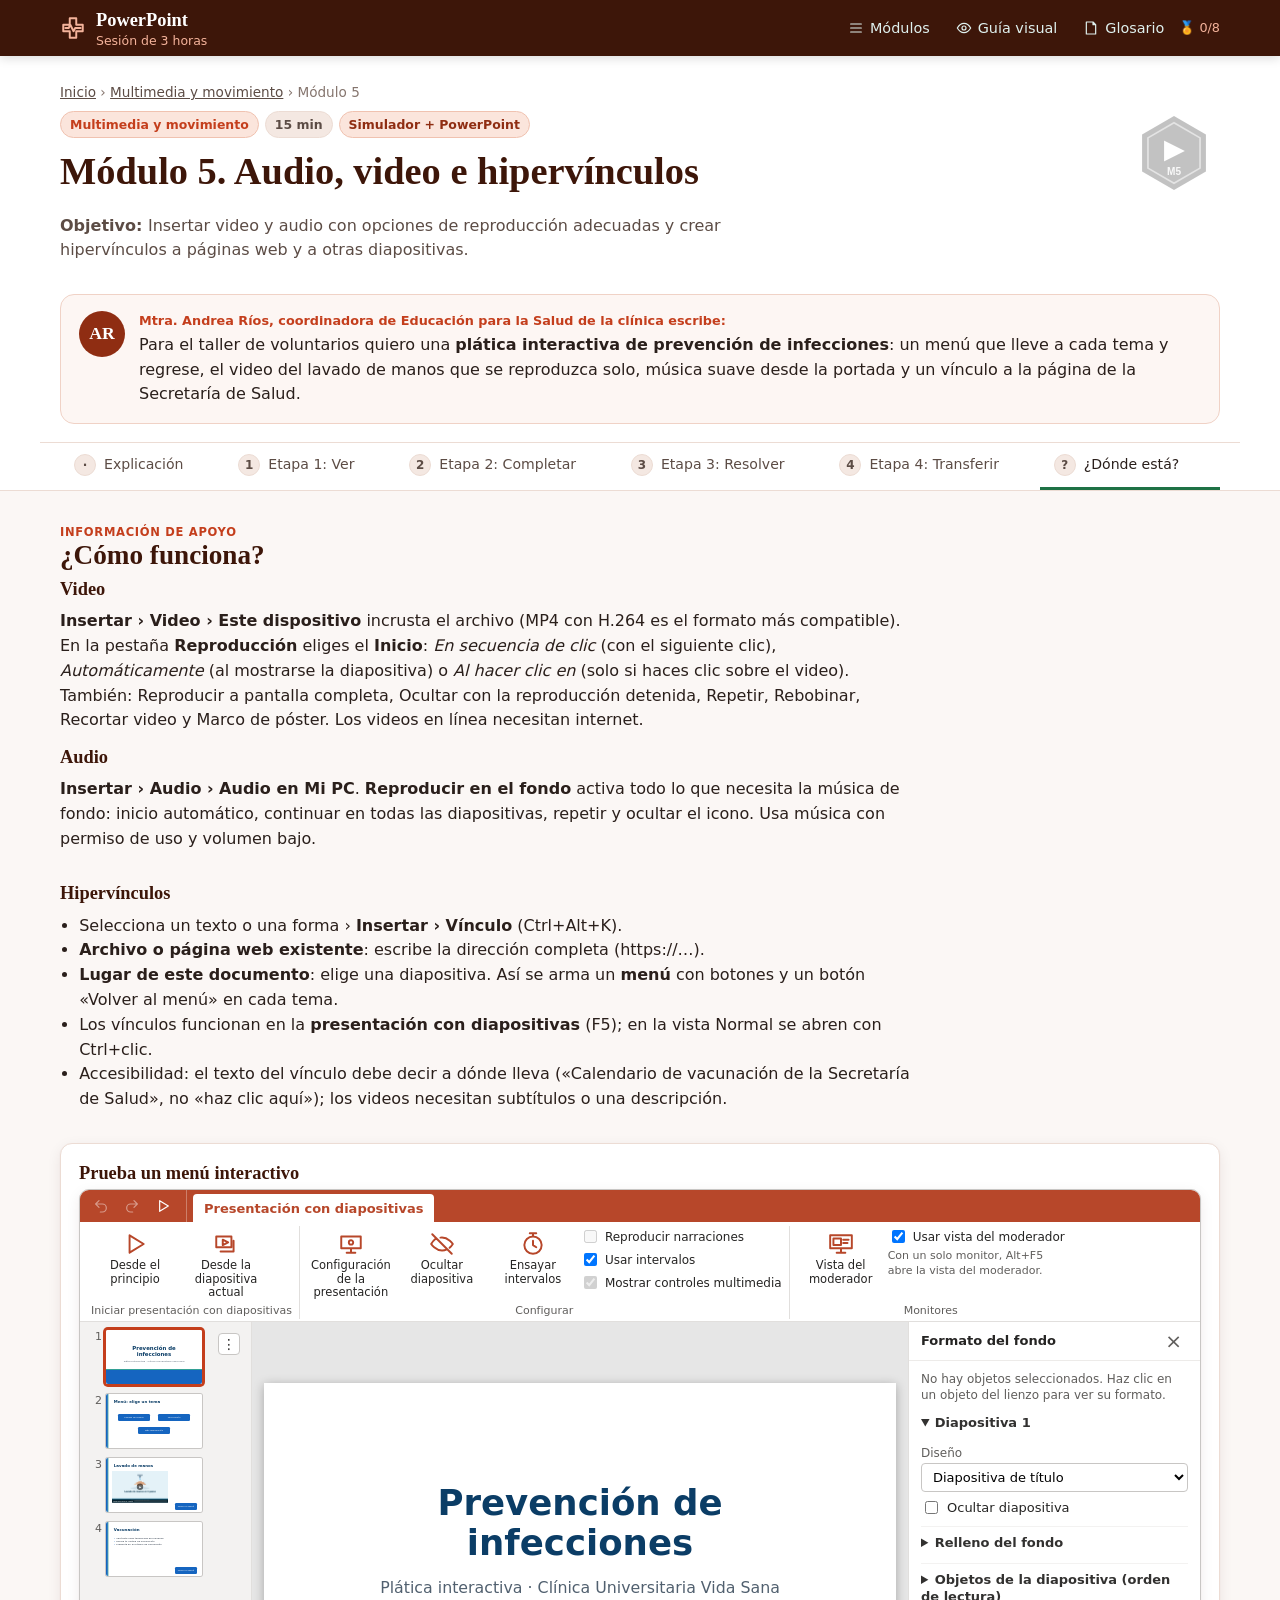
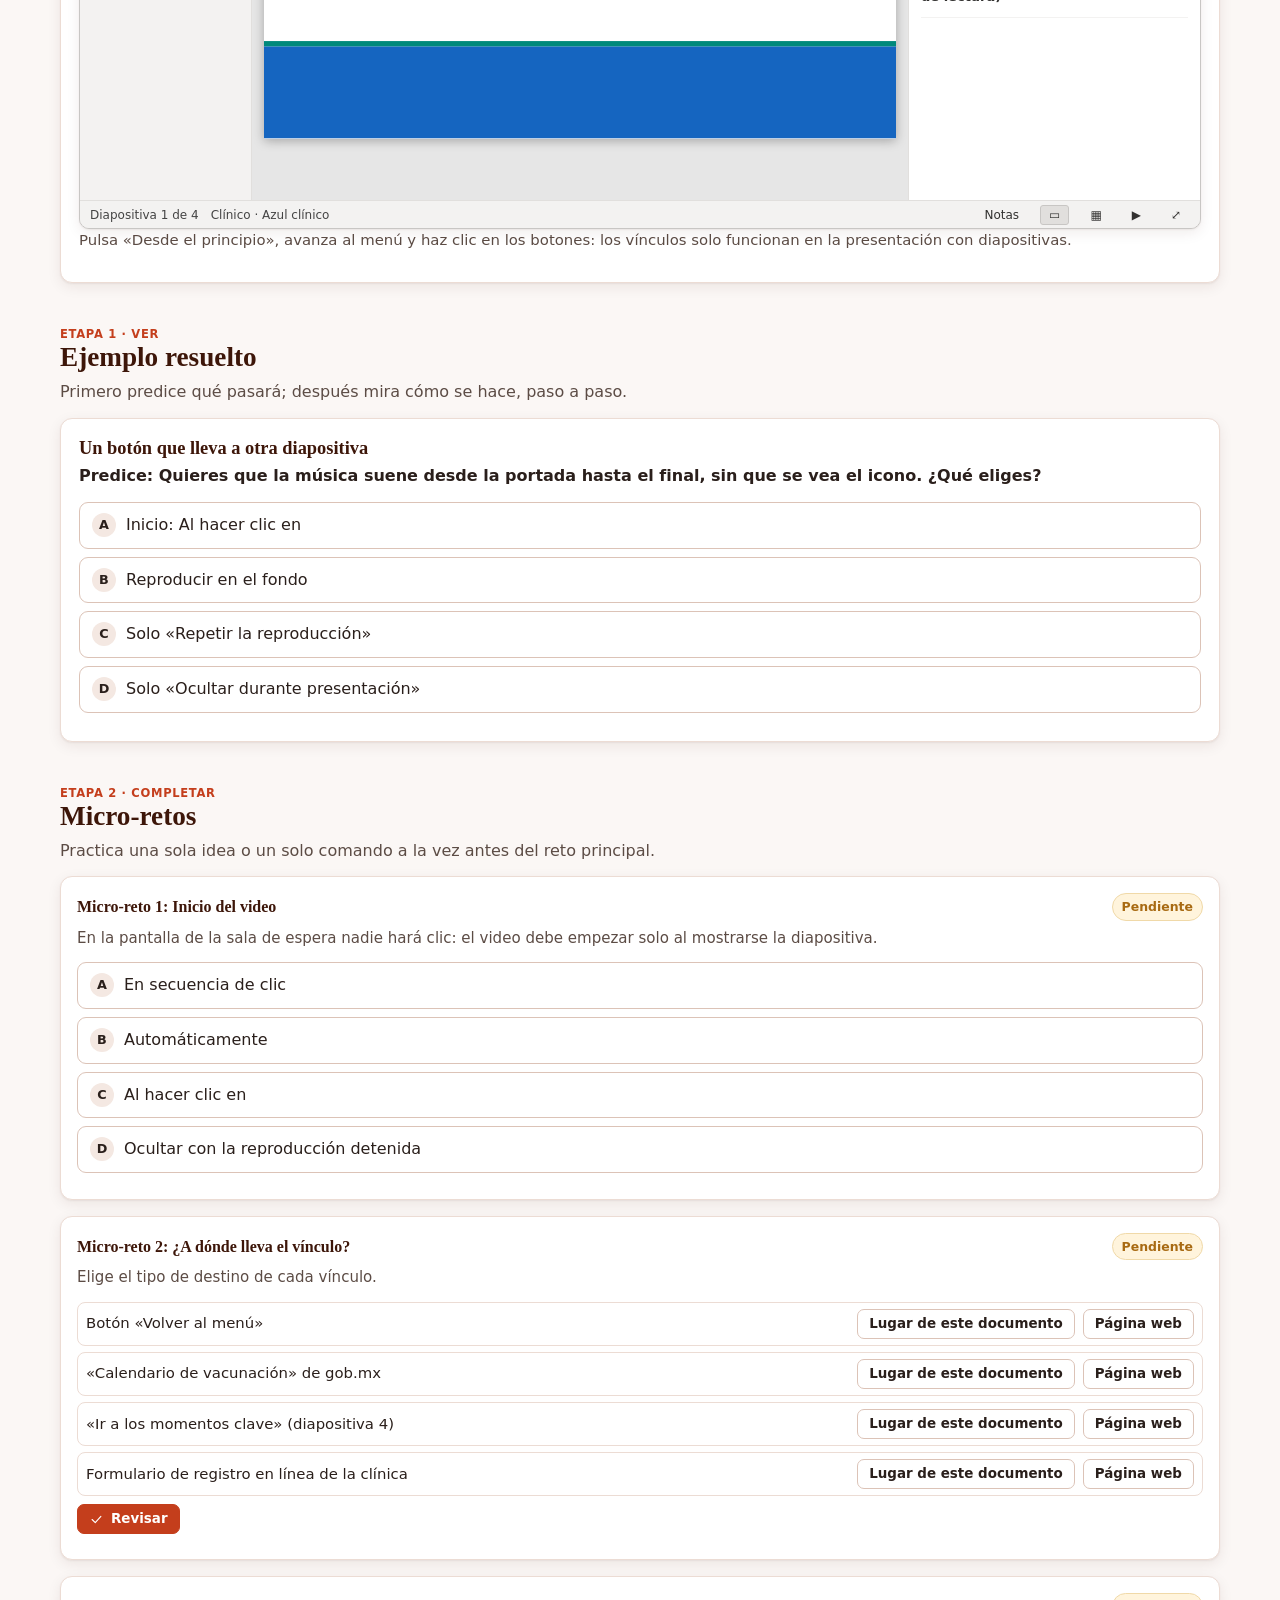
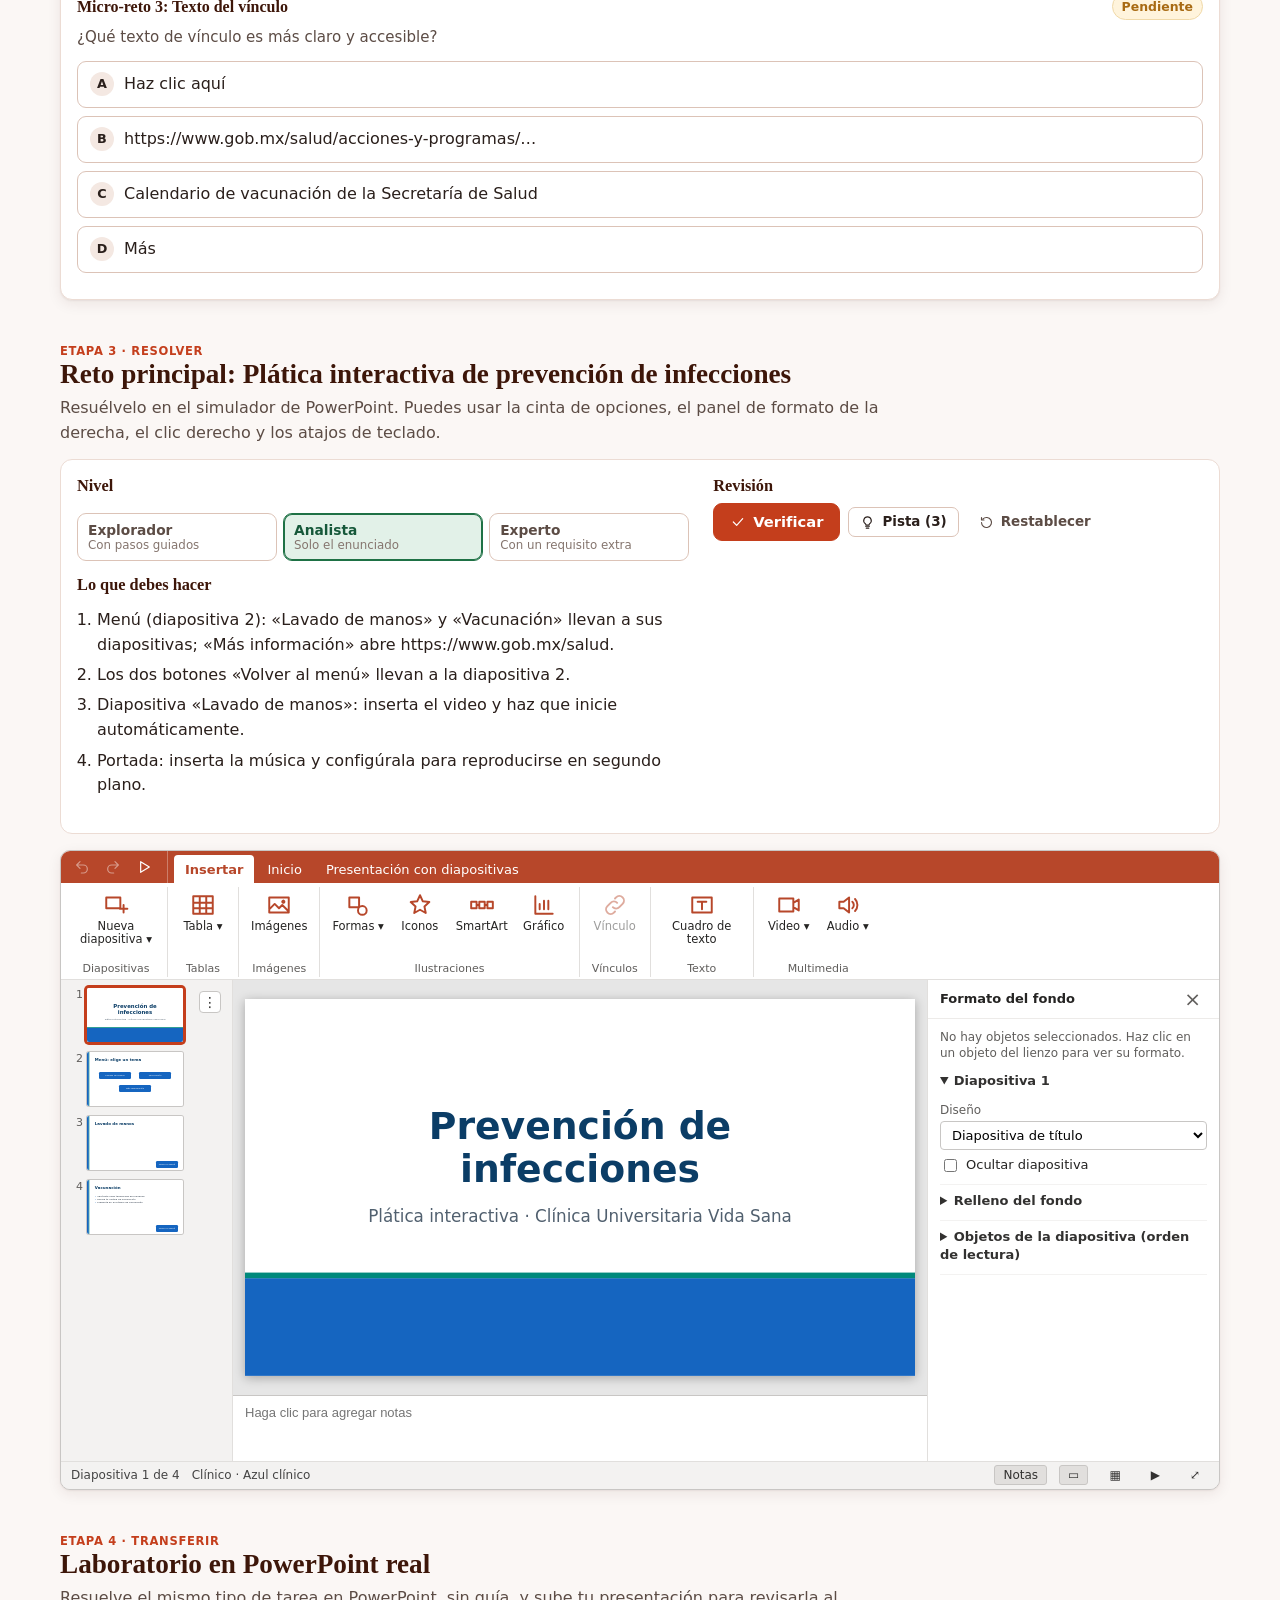
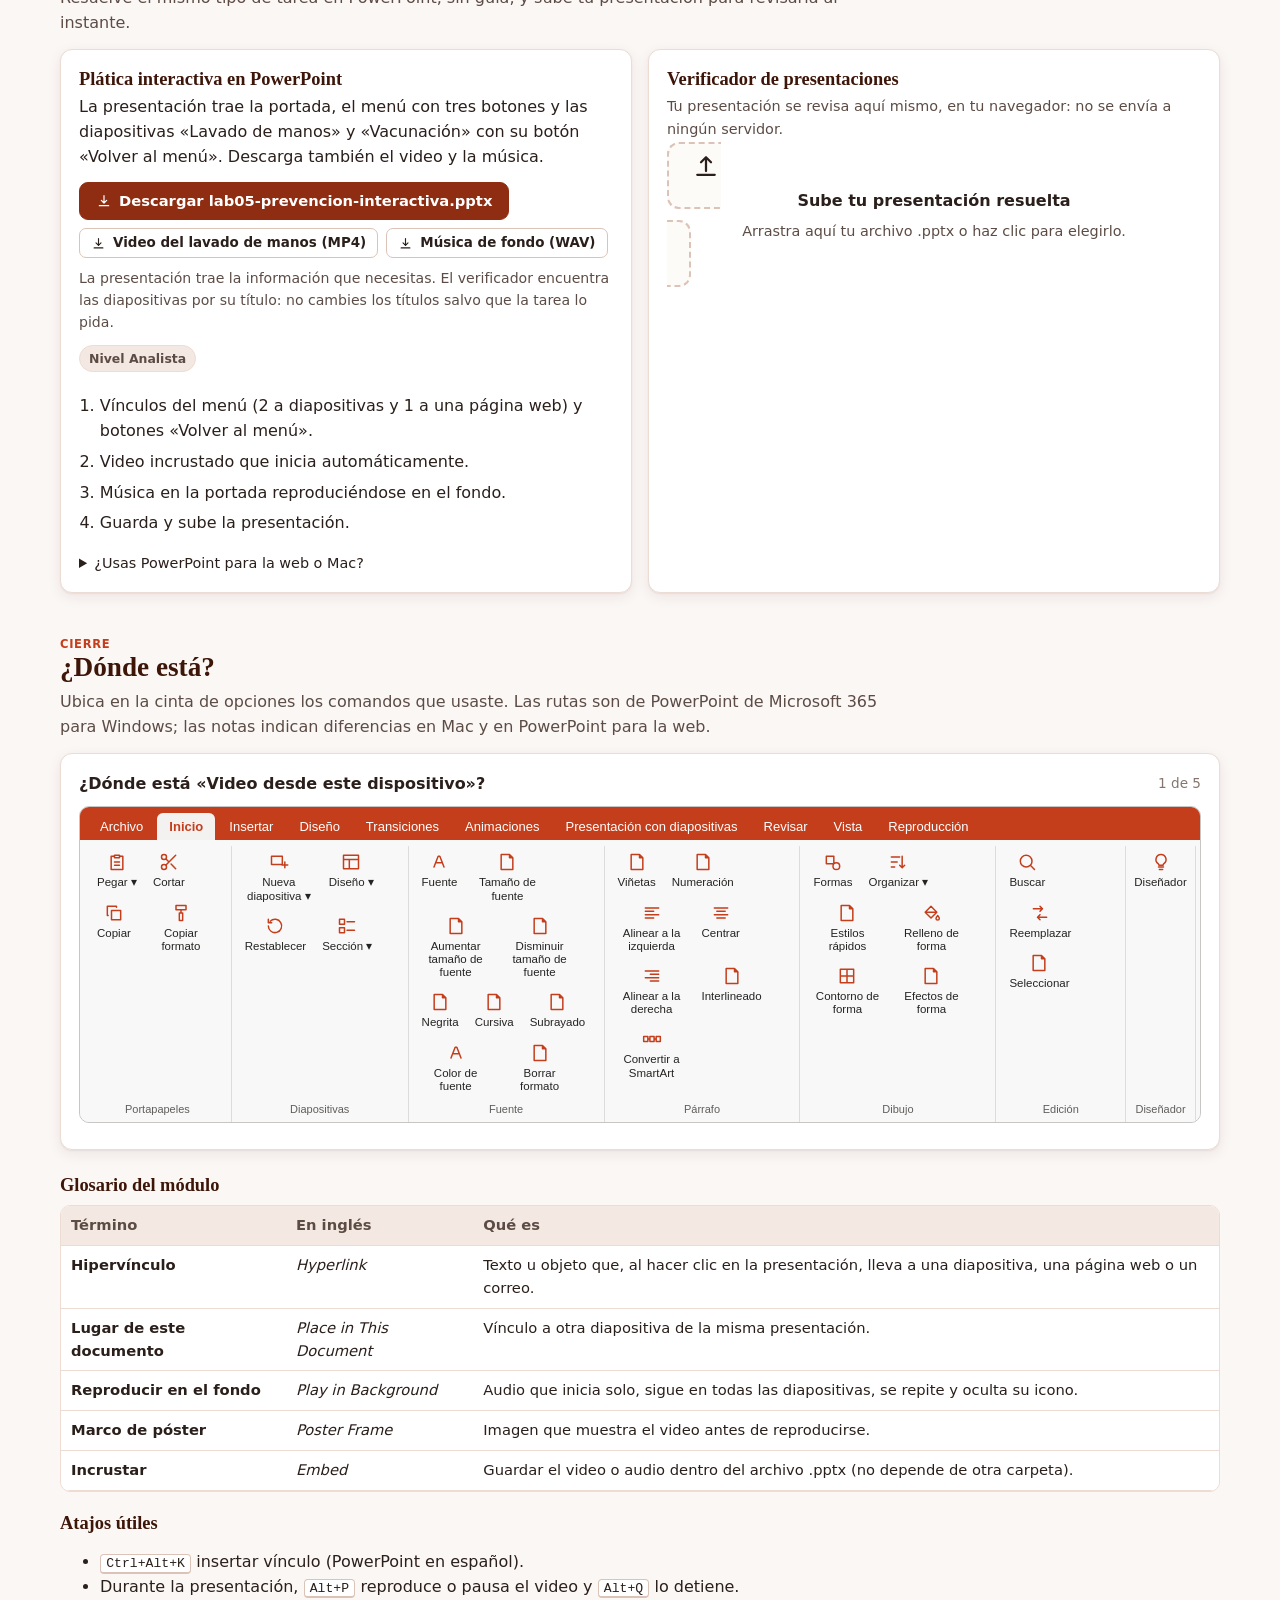
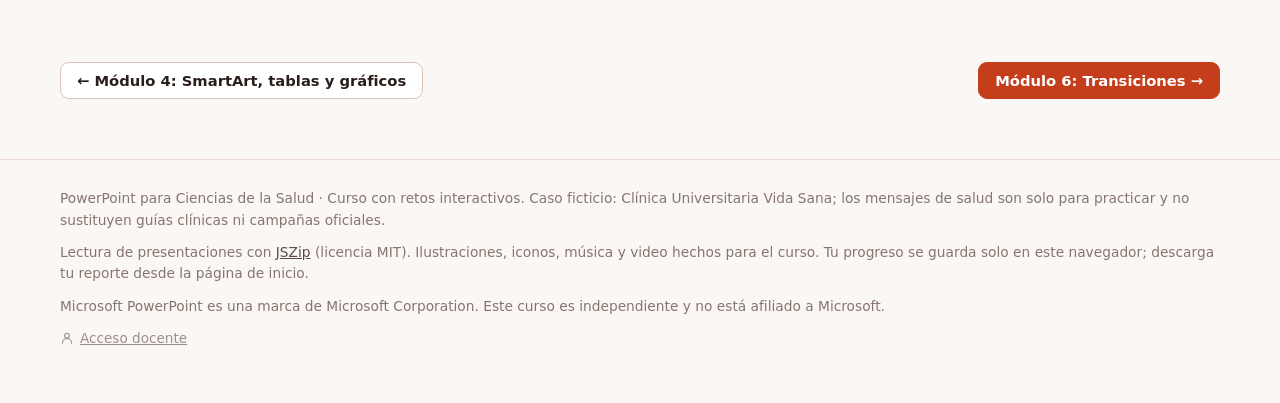
<file: modulos/m05.html>
<!doctype html>
<html lang="es">
<head>
<meta charset="utf-8">
<meta name="viewport" content="width=device-width, initial-scale=1">
<title>Módulo 5 · Audio, video e hipervínculos · PowerPoint para Ciencias de la Salud</title>
<meta name="description" content="Módulo 5 del curso PowerPoint para Ciencias de la Salud: Audio, video e hipervínculos. Retos en un simulador de PowerPoint y laboratorio en PowerPoint real.">
<link rel="icon" href="../assets/img/favicon.svg" type="image/svg+xml">
<link rel="stylesheet" href="../assets/css/estilos.css">
<link rel="stylesheet" href="../assets/css/diapo.css">
</head>
<body data-raiz=".." data-modulo="5">
<div id="app"><noscript><p style="padding:20px">Esta plataforma necesita JavaScript activado.</p></noscript></div>
<script src="../assets/vendor/jszip.min.js"></script>
<script src="../assets/js/nucleo.js"></script>
<script src="../assets/js/formato.js"></script>
<script src="../assets/js/iconos.js"></script>
<script src="../assets/js/curso.js"></script>
<script src="../assets/js/galeria.js"></script>
<script src="../assets/js/graficos.js"></script>
<script src="../assets/js/cinta.js"></script>
<script src="../assets/js/pagina.js"></script>
<script src="../assets/js/diapo-datos.js"></script>
<script src="../assets/js/diapo-render.js"></script>
<script src="../assets/js/diapo.js"></script>
<script src="../assets/js/diapo-cinta.js"></script>
<script src="../assets/js/diapo-show.js"></script>
<script src="../assets/js/pptx.js"></script>
<script src="../assets/js/modulo.js"></script>
<script src="../assets/js/modulos/comun.js"></script>
<script src="../assets/js/modulos/m05.js"></script>
<script>LT.paginaModulo(5);</script>
</body>
</html>
</file>
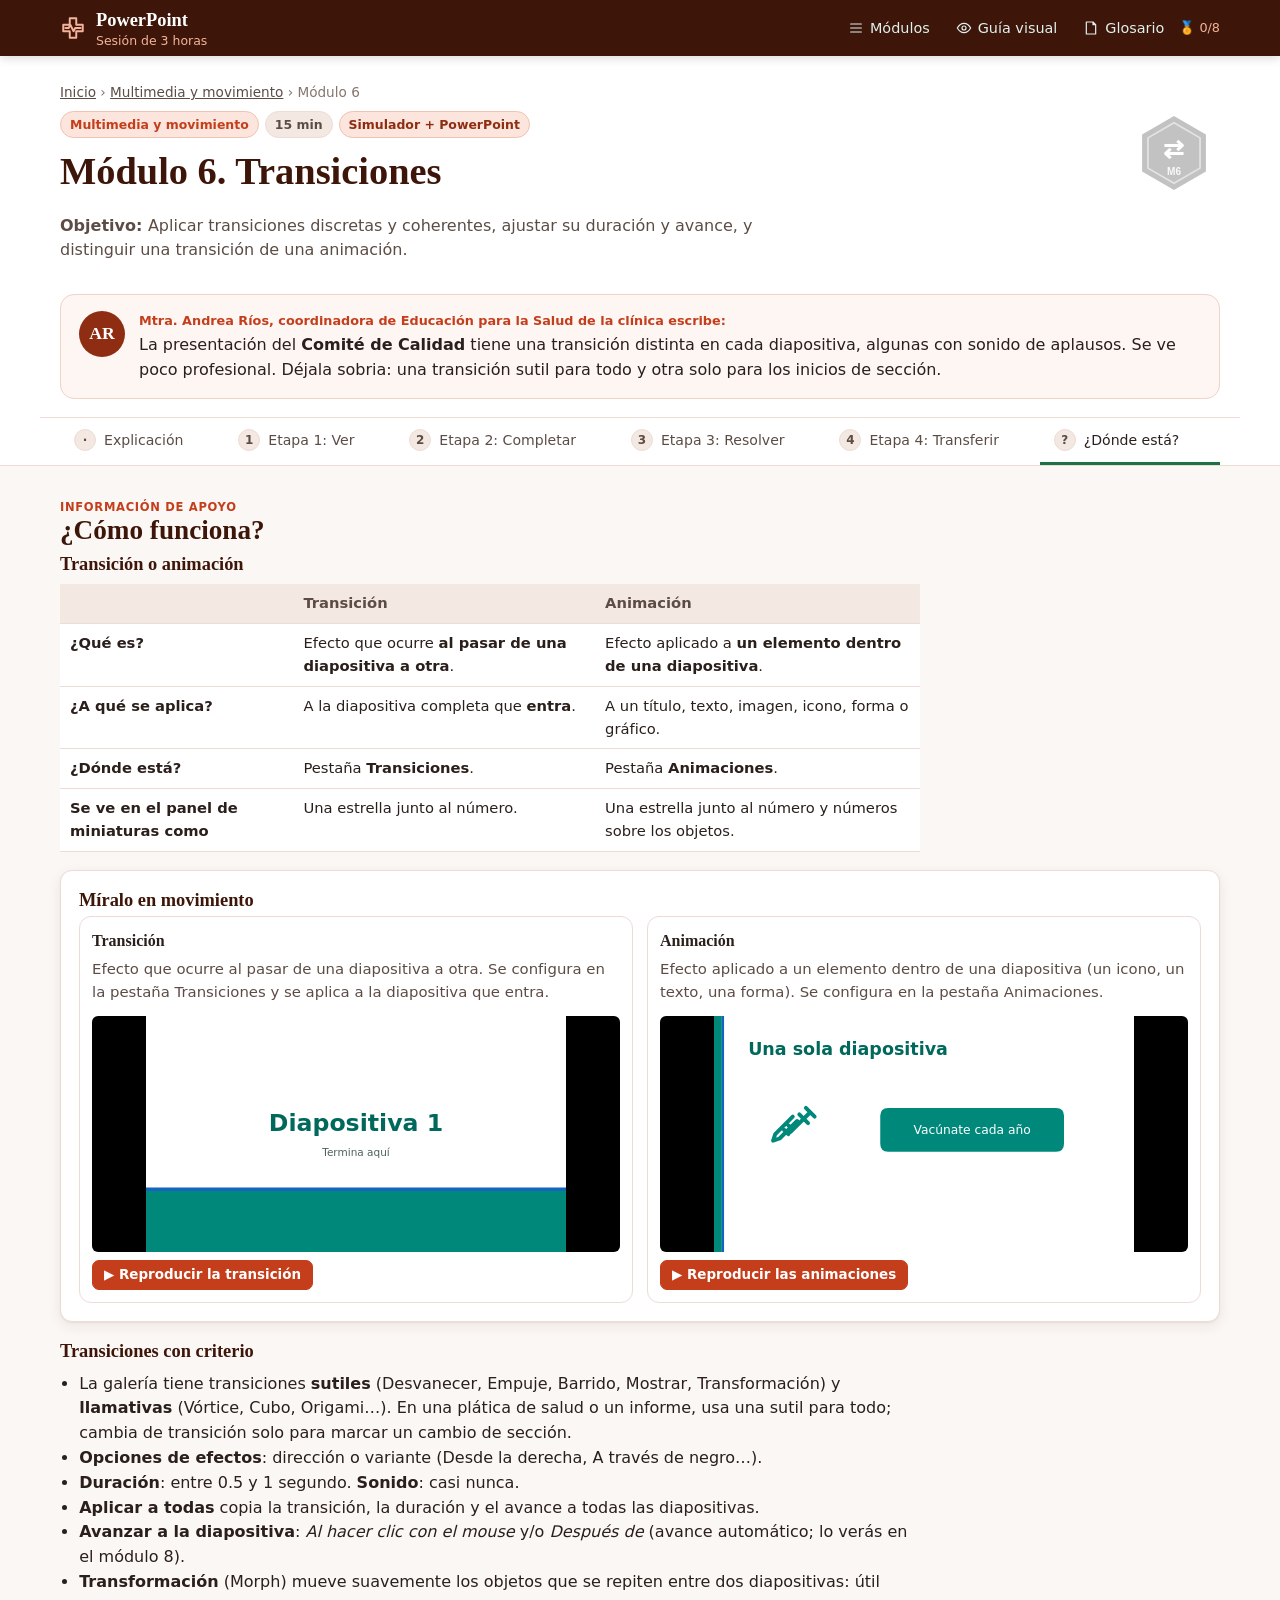
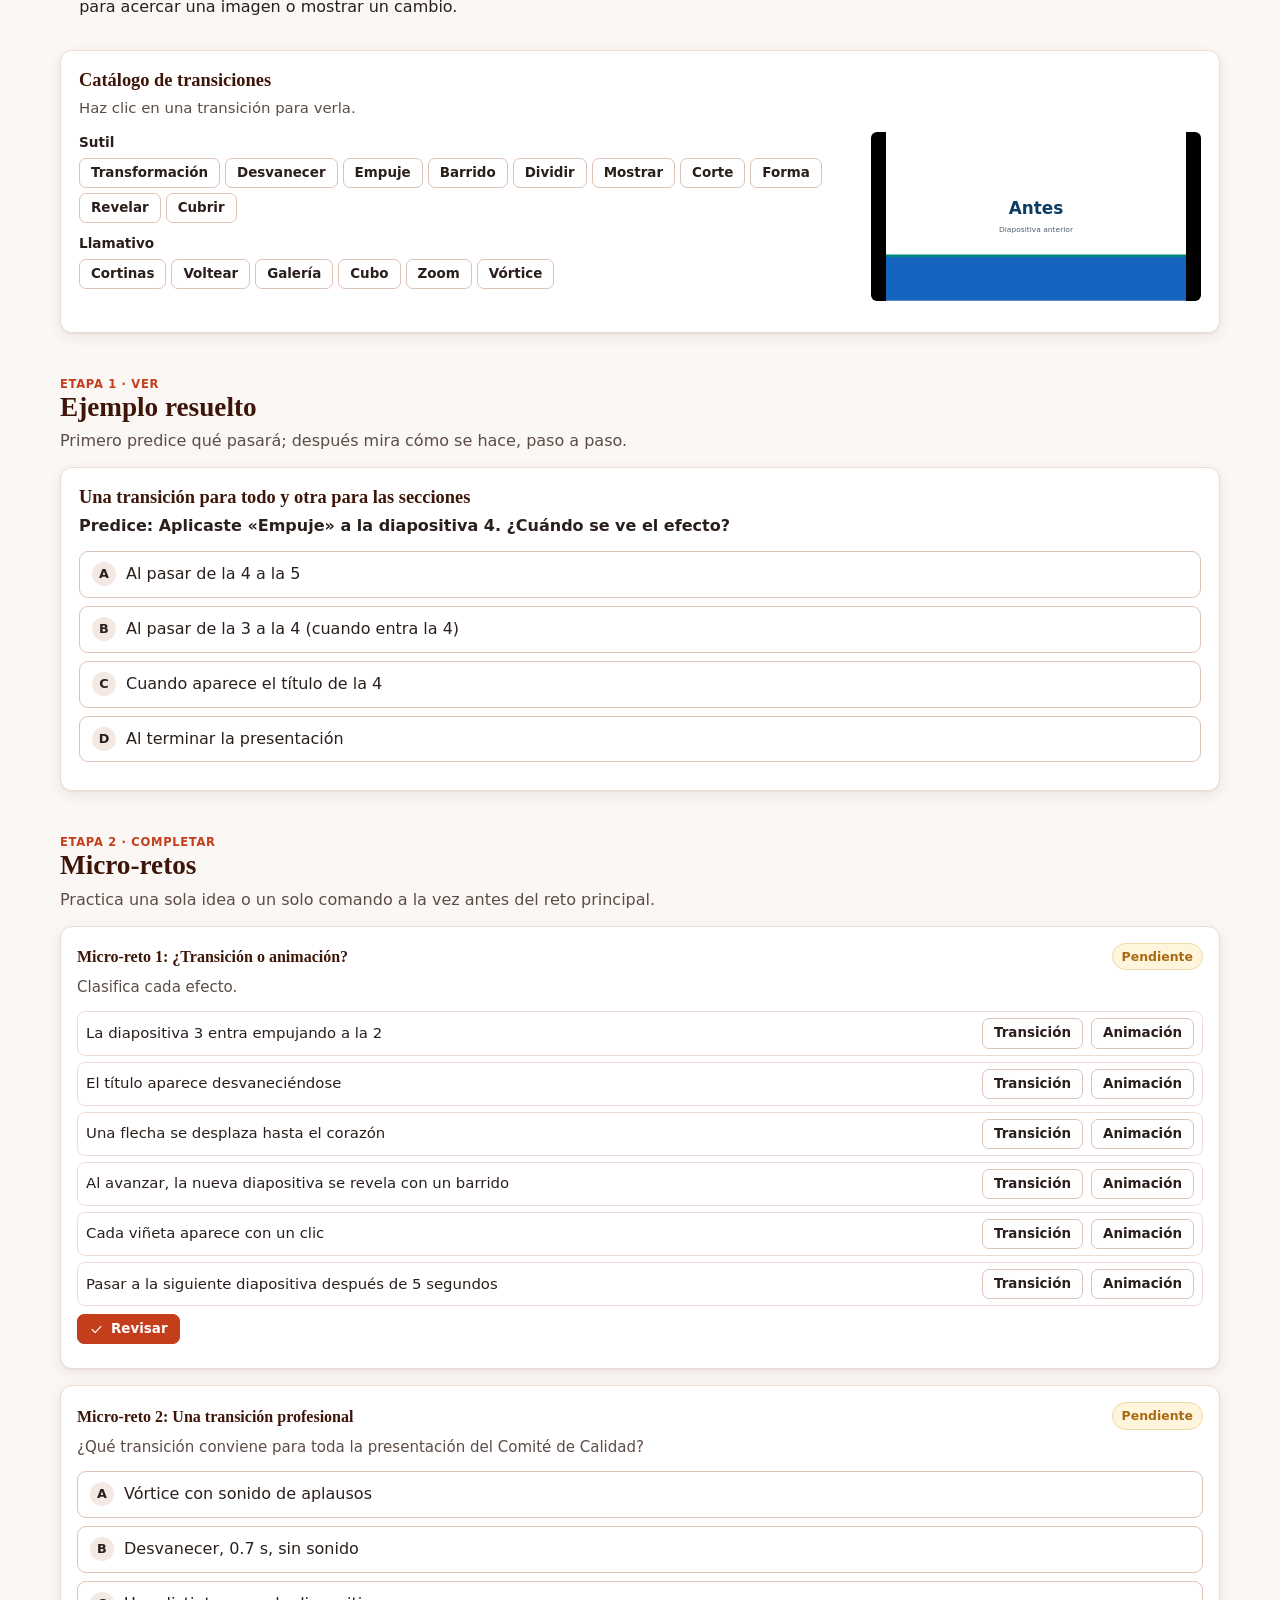
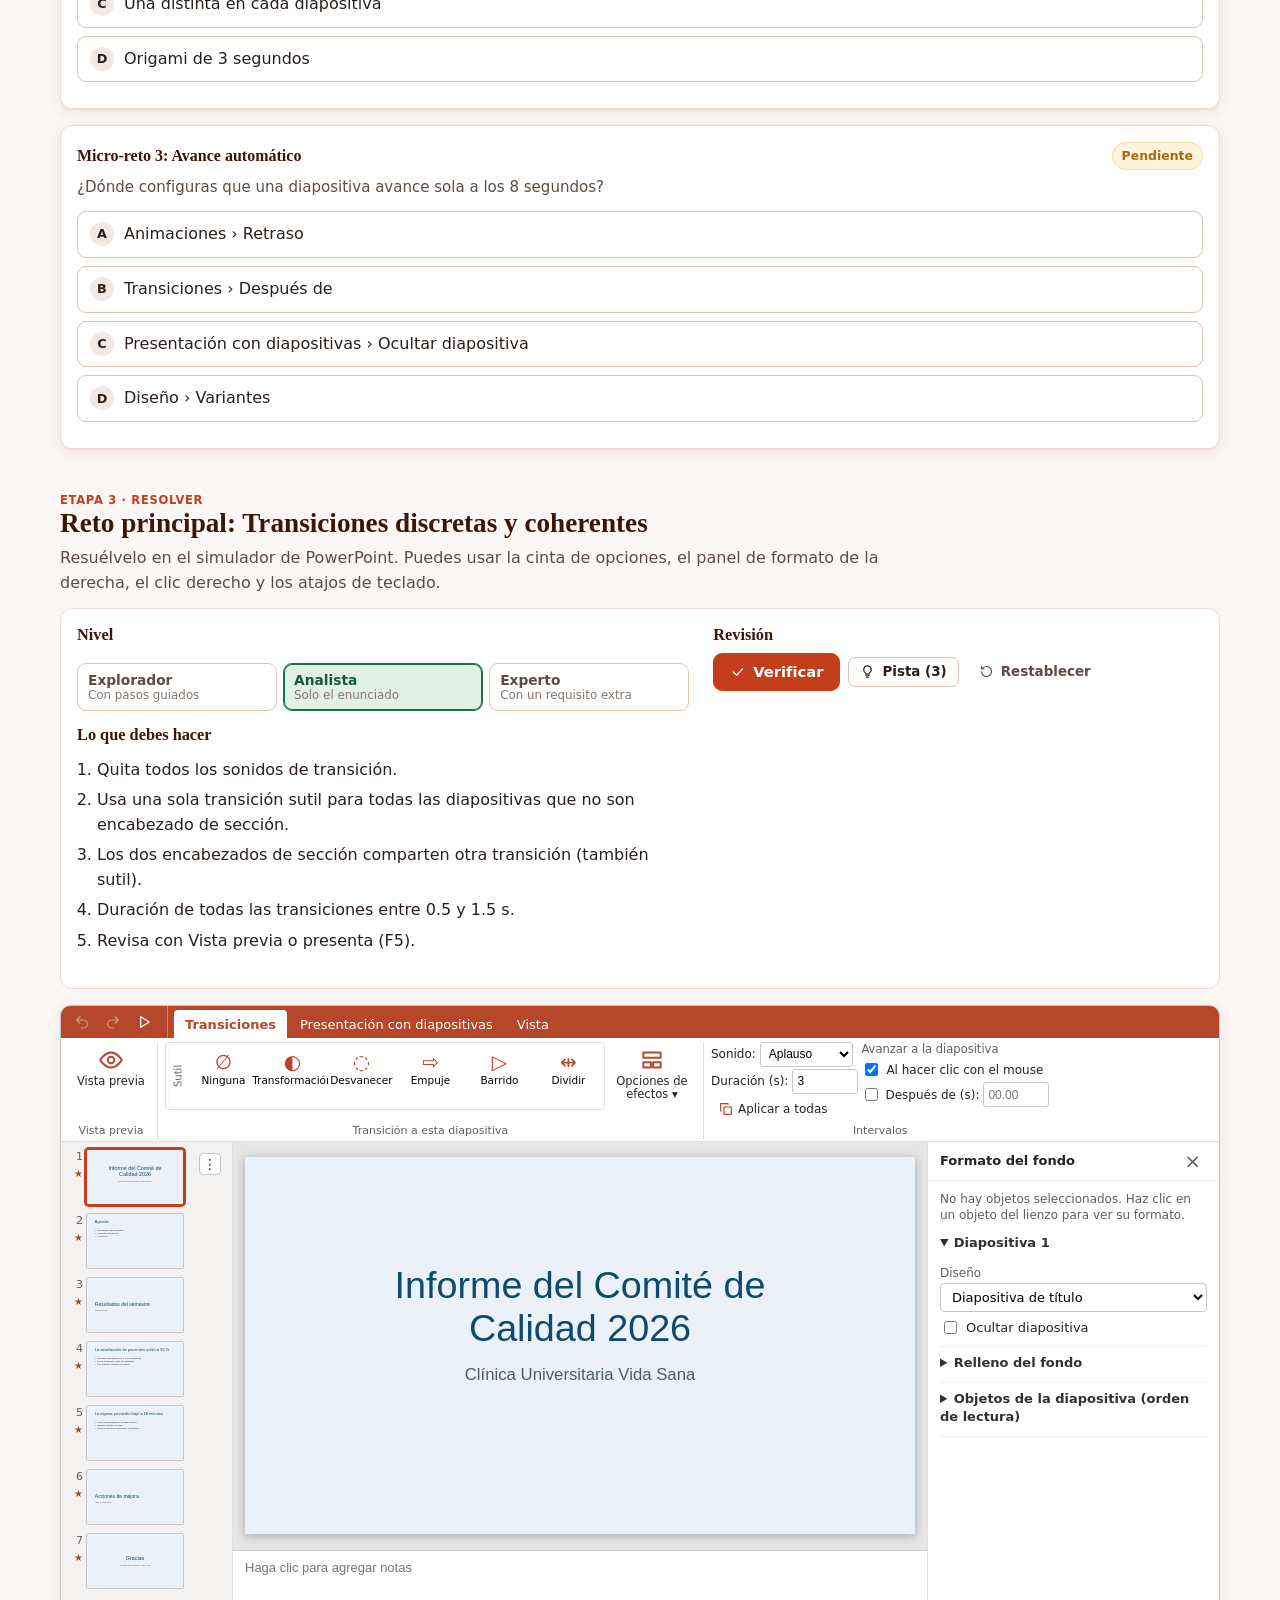
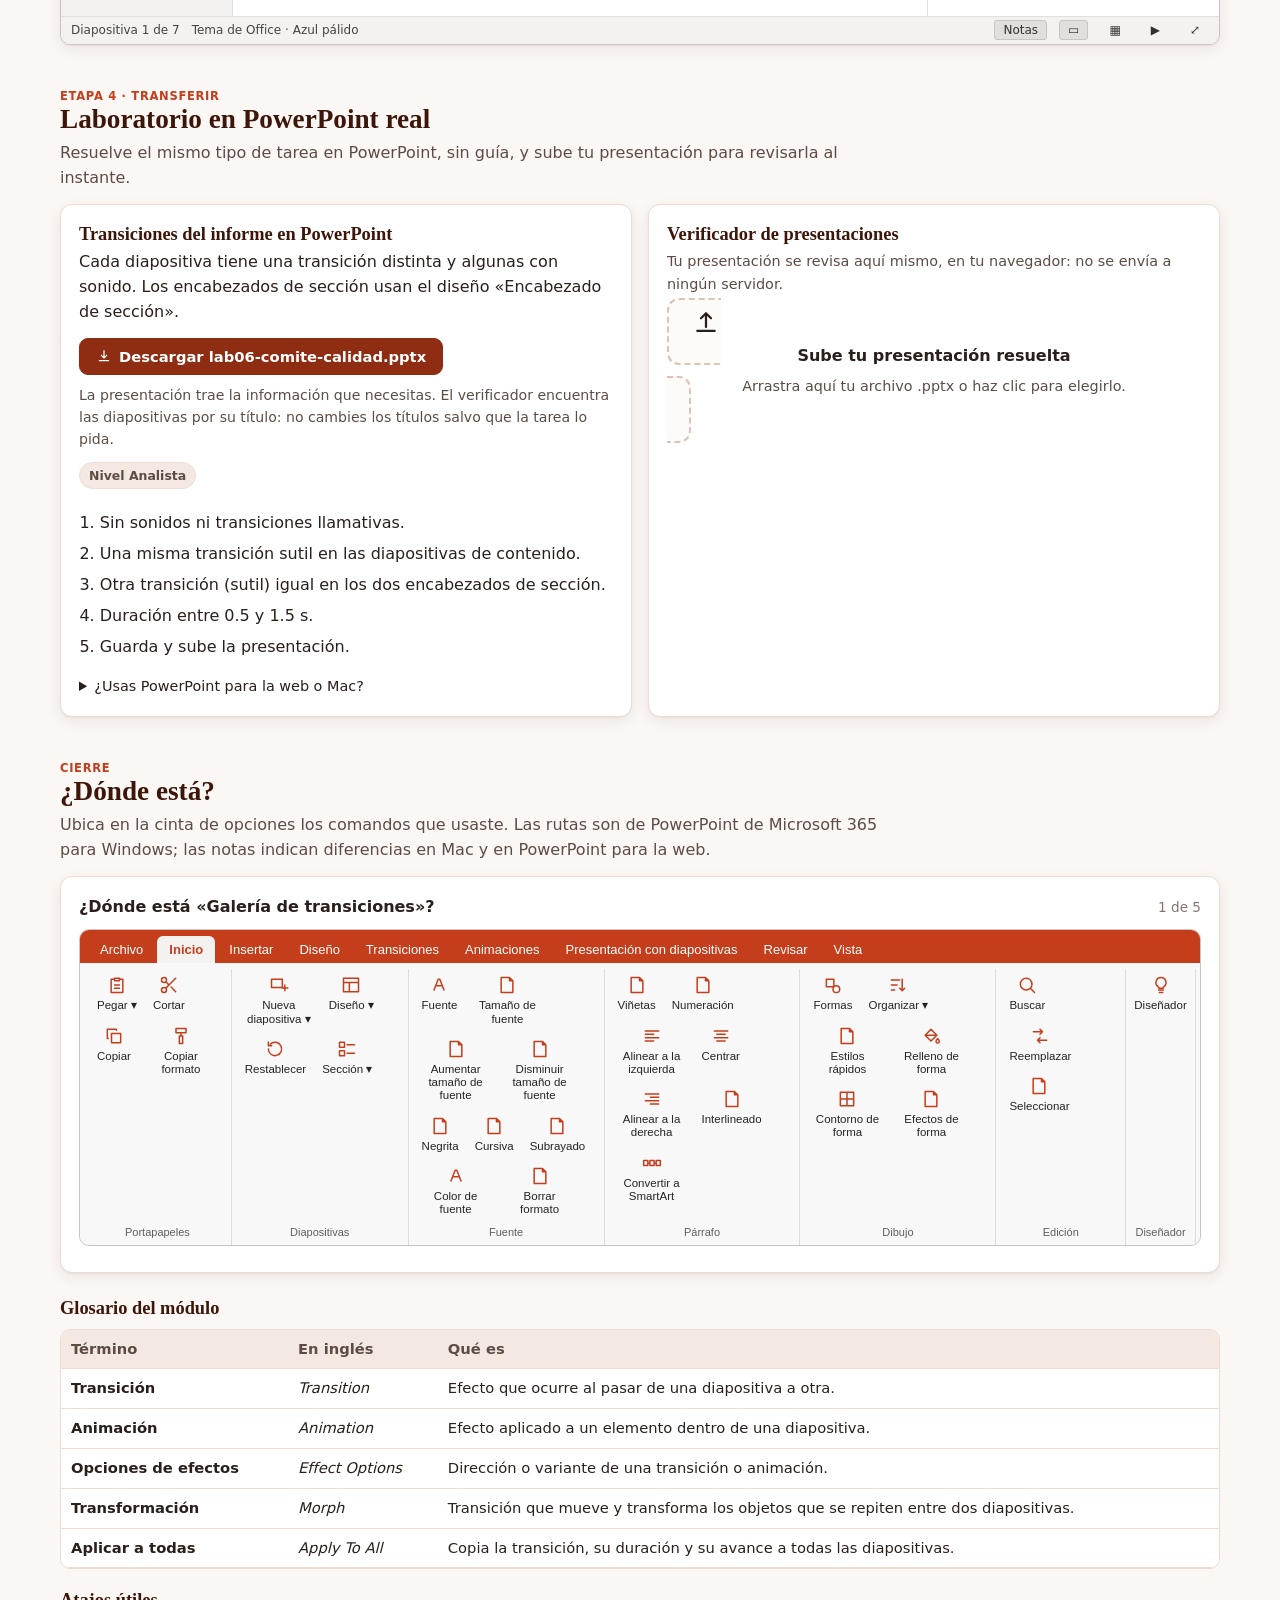
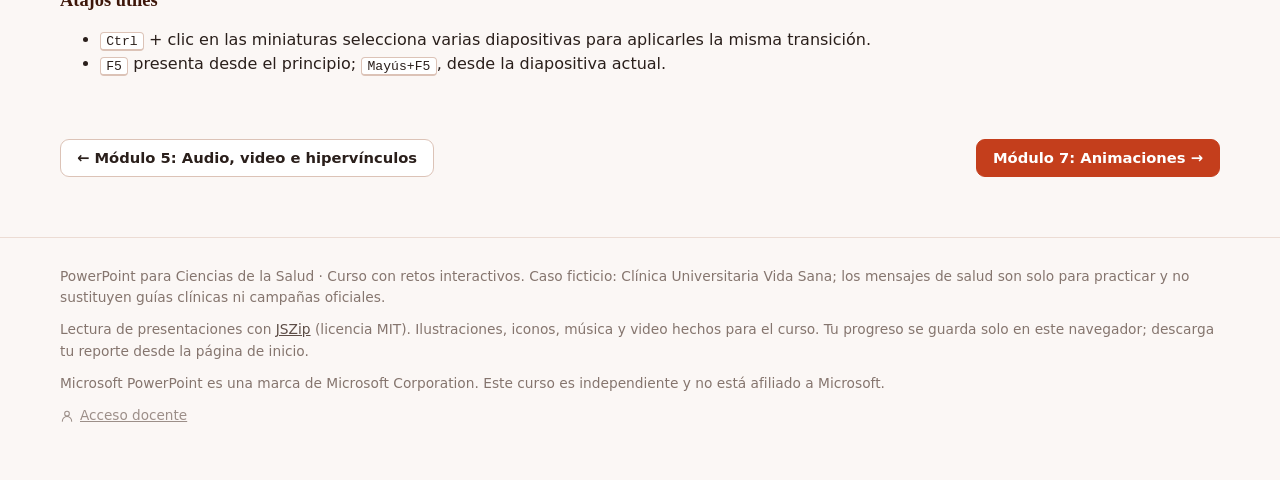
<file: modulos/m06.html>
<!doctype html>
<html lang="es">
<head>
<meta charset="utf-8">
<meta name="viewport" content="width=device-width, initial-scale=1">
<title>Módulo 6 · Transiciones · PowerPoint para Ciencias de la Salud</title>
<meta name="description" content="Módulo 6 del curso PowerPoint para Ciencias de la Salud: Transiciones. Retos en un simulador de PowerPoint y laboratorio en PowerPoint real.">
<link rel="icon" href="../assets/img/favicon.svg" type="image/svg+xml">
<link rel="stylesheet" href="../assets/css/estilos.css">
<link rel="stylesheet" href="../assets/css/diapo.css">
</head>
<body data-raiz=".." data-modulo="6">
<div id="app"><noscript><p style="padding:20px">Esta plataforma necesita JavaScript activado.</p></noscript></div>
<script src="../assets/vendor/jszip.min.js"></script>
<script src="../assets/js/nucleo.js"></script>
<script src="../assets/js/formato.js"></script>
<script src="../assets/js/iconos.js"></script>
<script src="../assets/js/curso.js"></script>
<script src="../assets/js/galeria.js"></script>
<script src="../assets/js/graficos.js"></script>
<script src="../assets/js/cinta.js"></script>
<script src="../assets/js/pagina.js"></script>
<script src="../assets/js/diapo-datos.js"></script>
<script src="../assets/js/diapo-render.js"></script>
<script src="../assets/js/diapo.js"></script>
<script src="../assets/js/diapo-cinta.js"></script>
<script src="../assets/js/diapo-show.js"></script>
<script src="../assets/js/pptx.js"></script>
<script src="../assets/js/modulo.js"></script>
<script src="../assets/js/modulos/comun.js"></script>
<script src="../assets/js/modulos/m06.js"></script>
<script>LT.paginaModulo(6);</script>
</body>
</html>
</file>
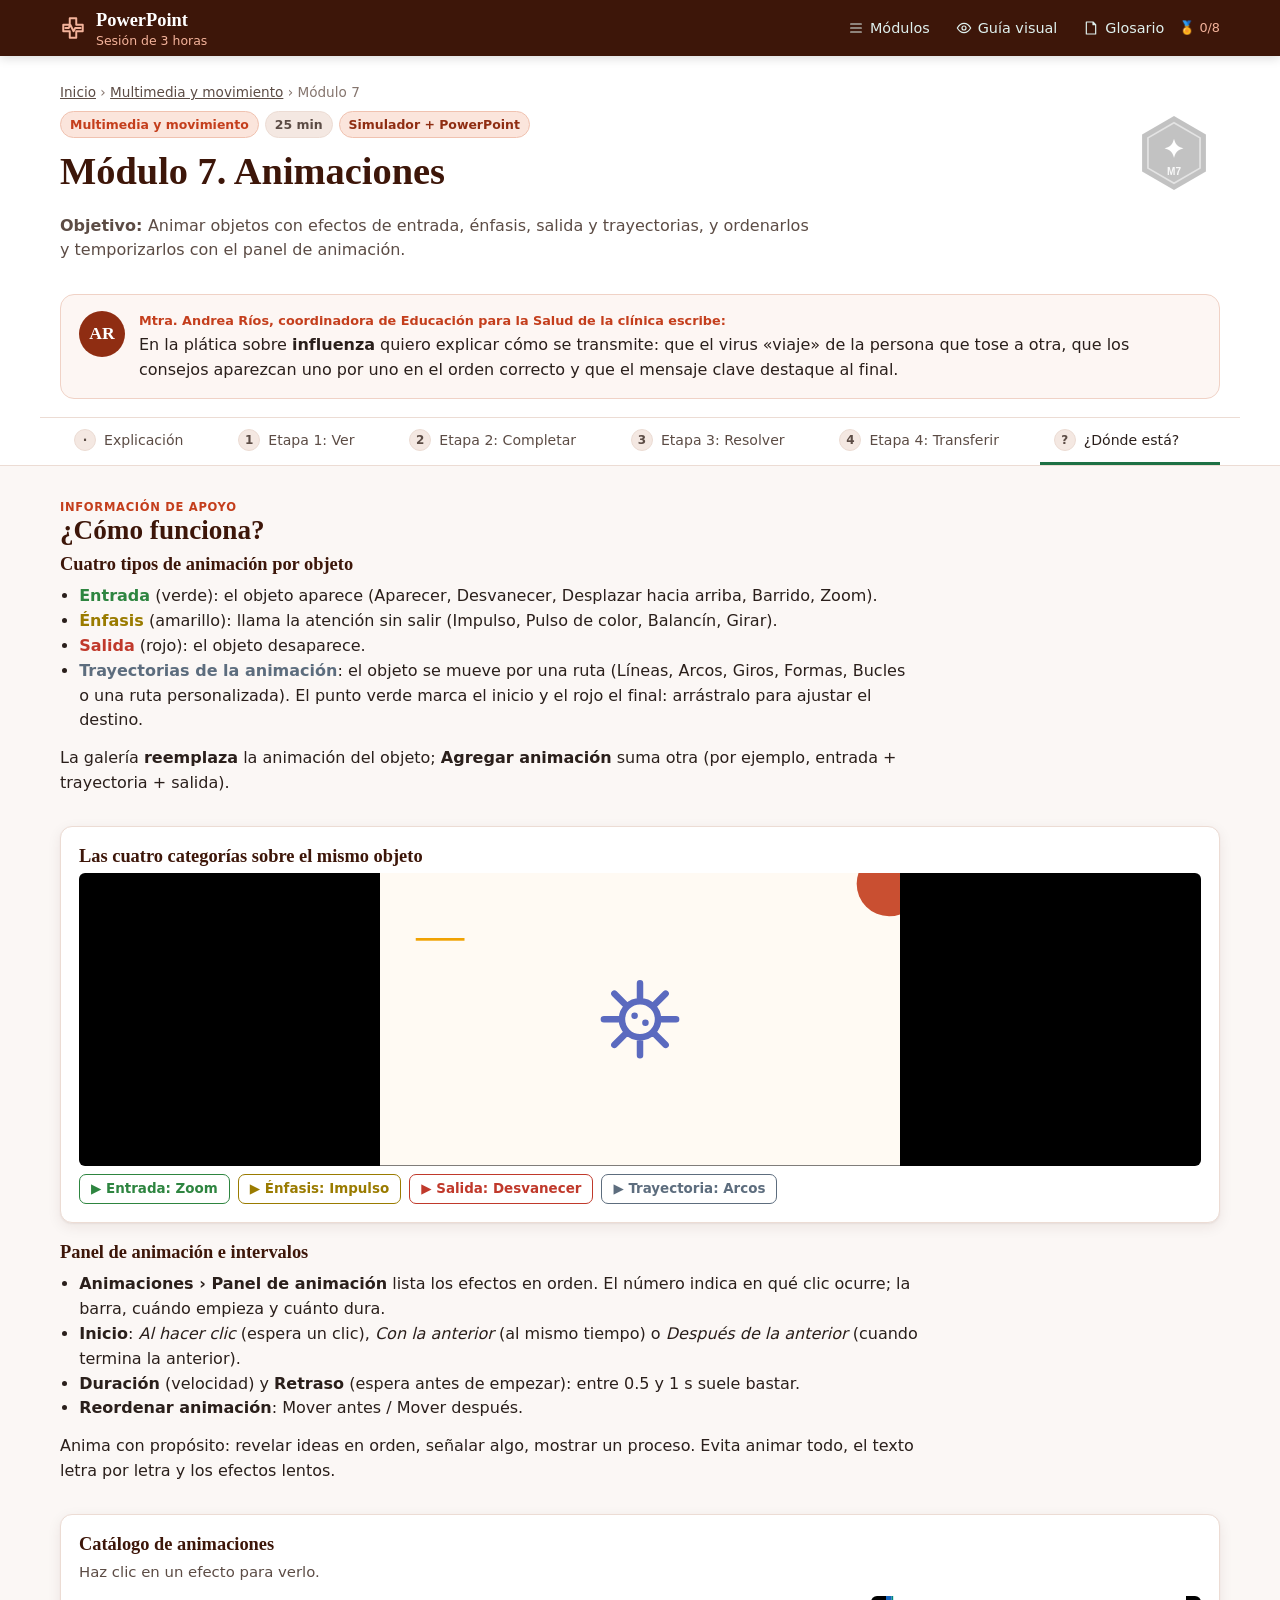
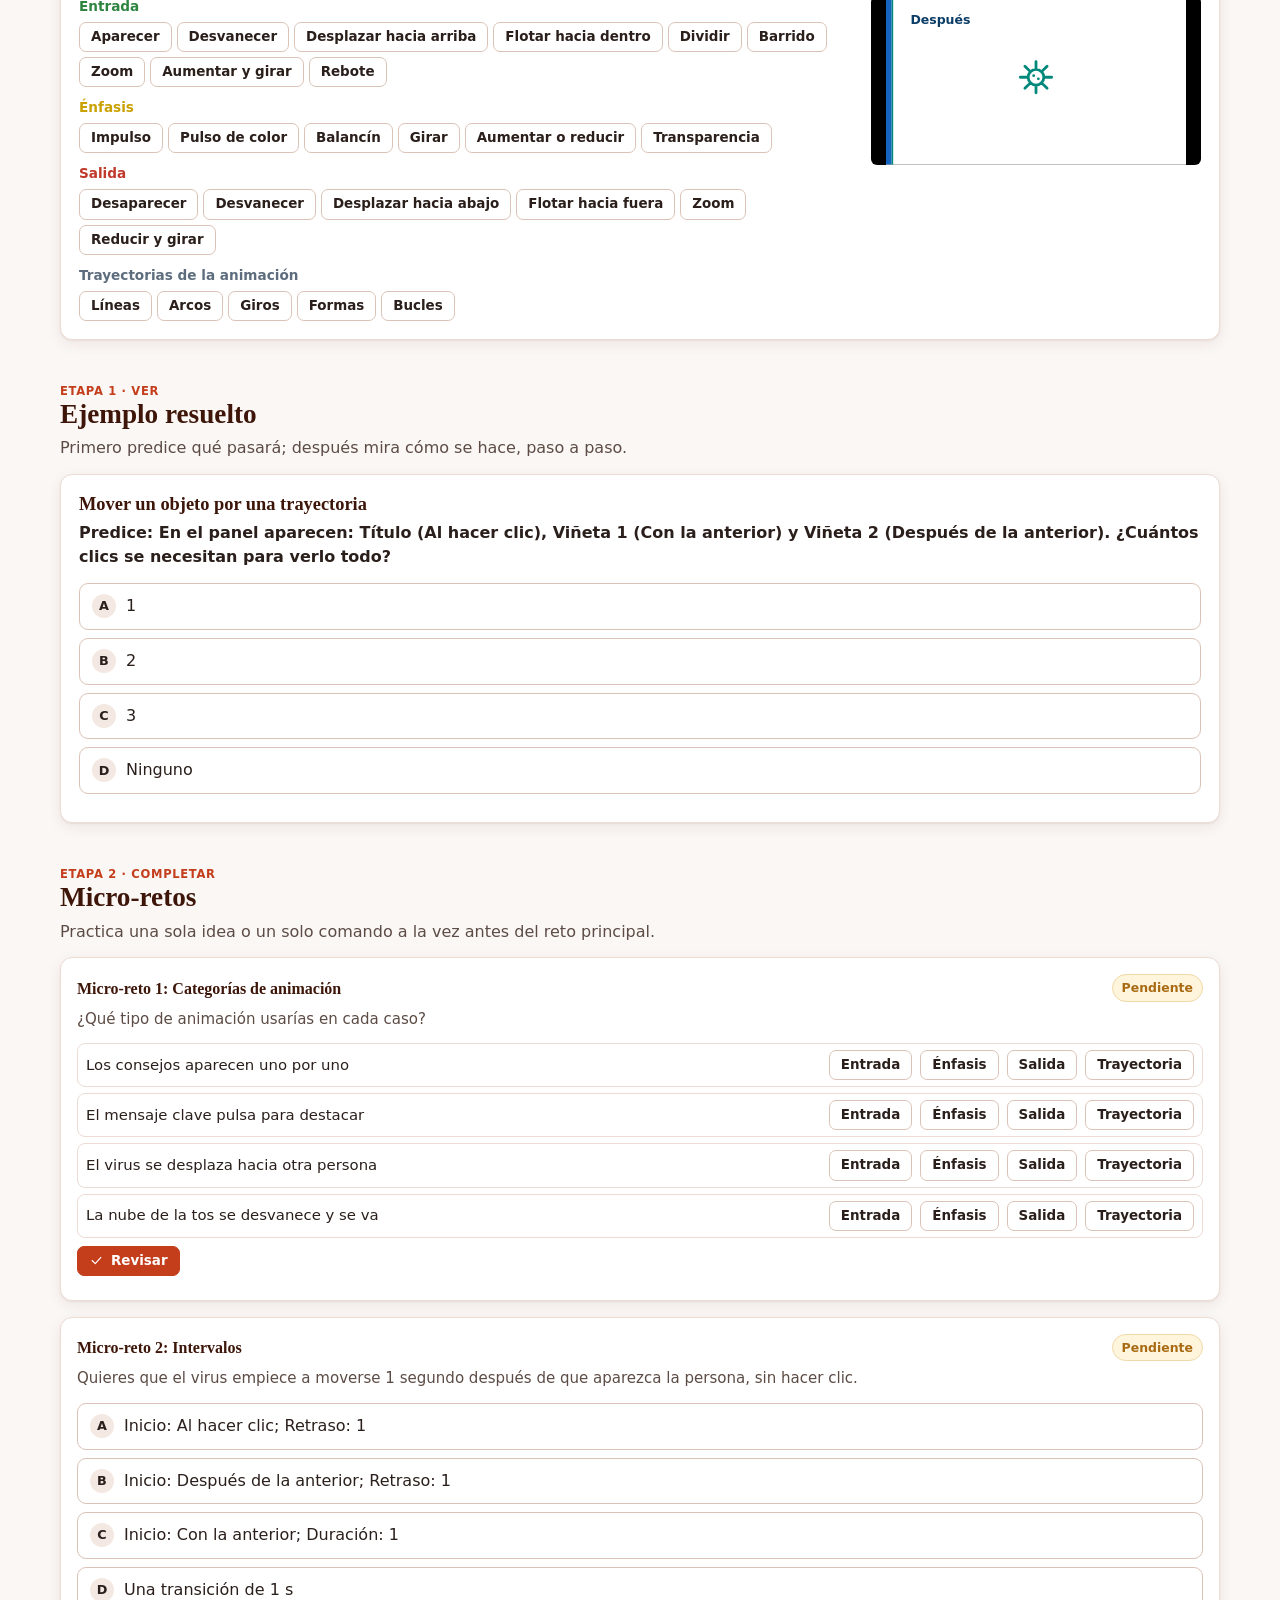
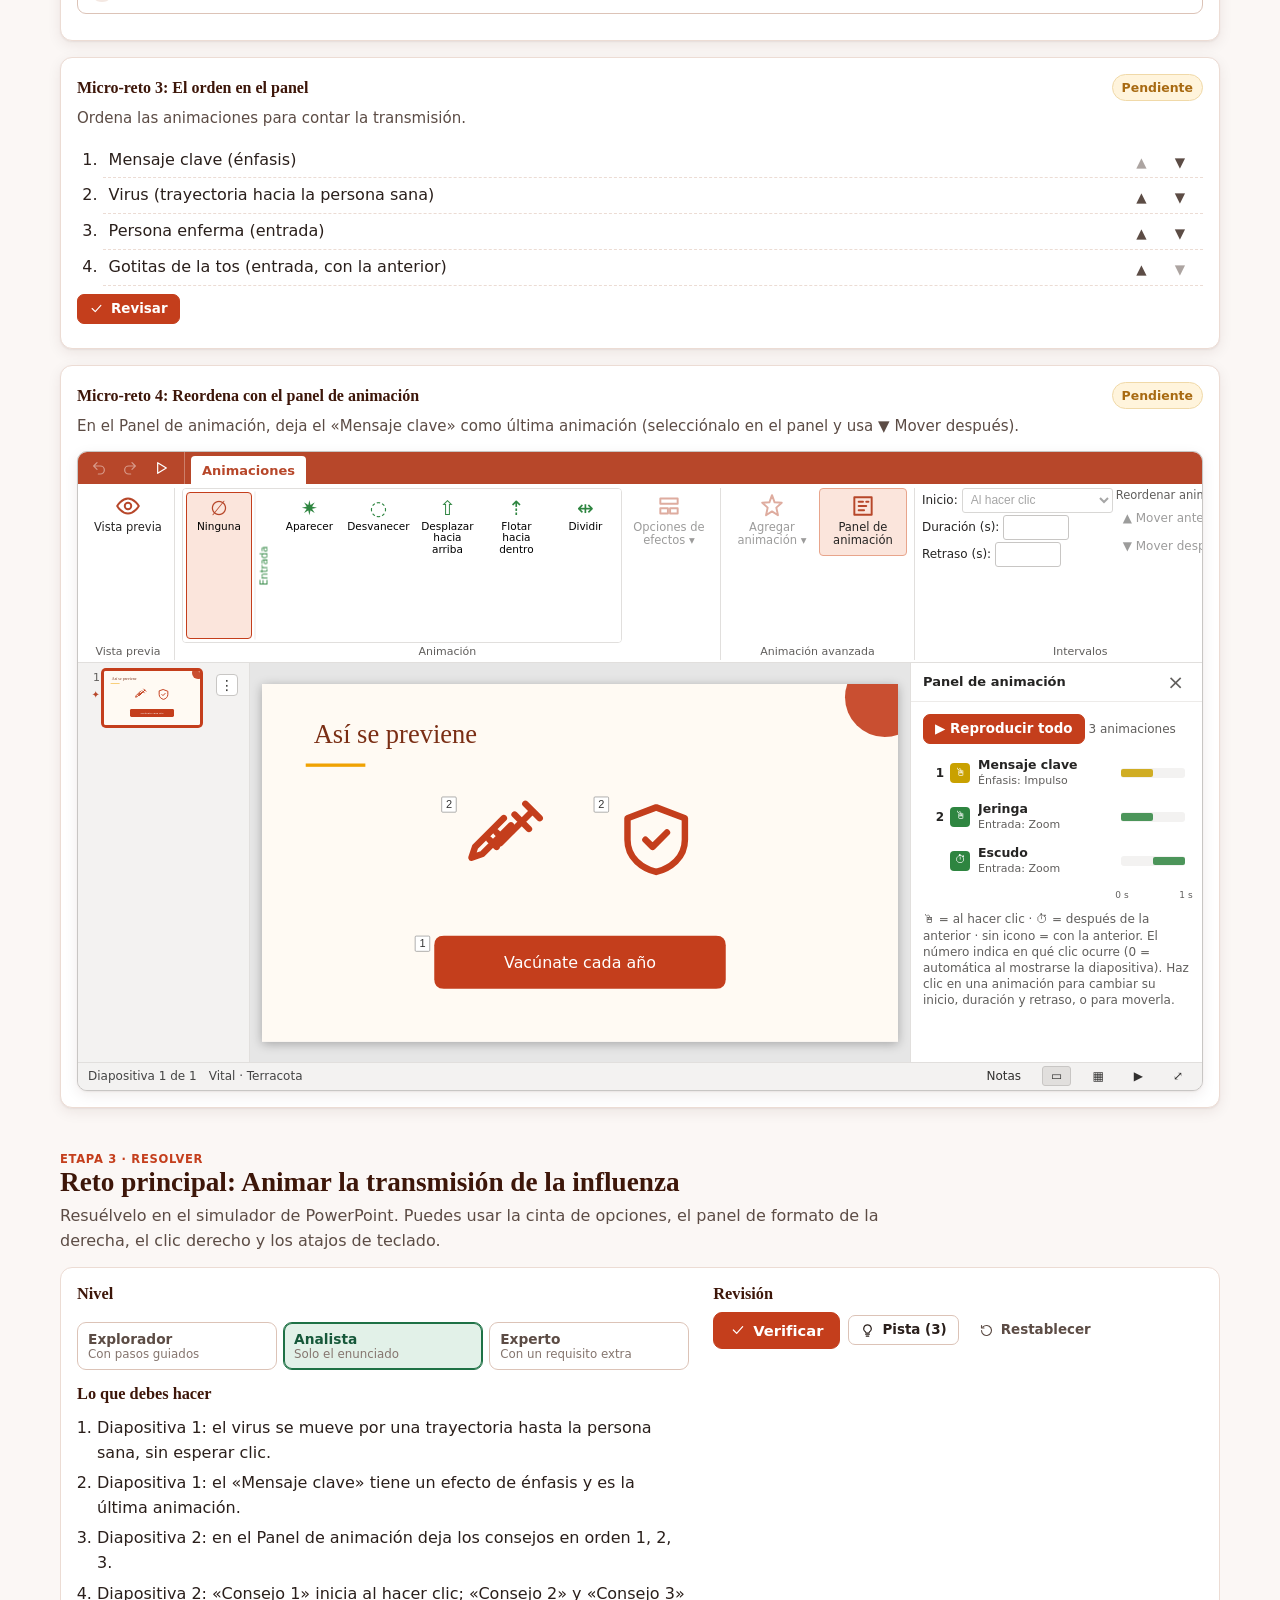
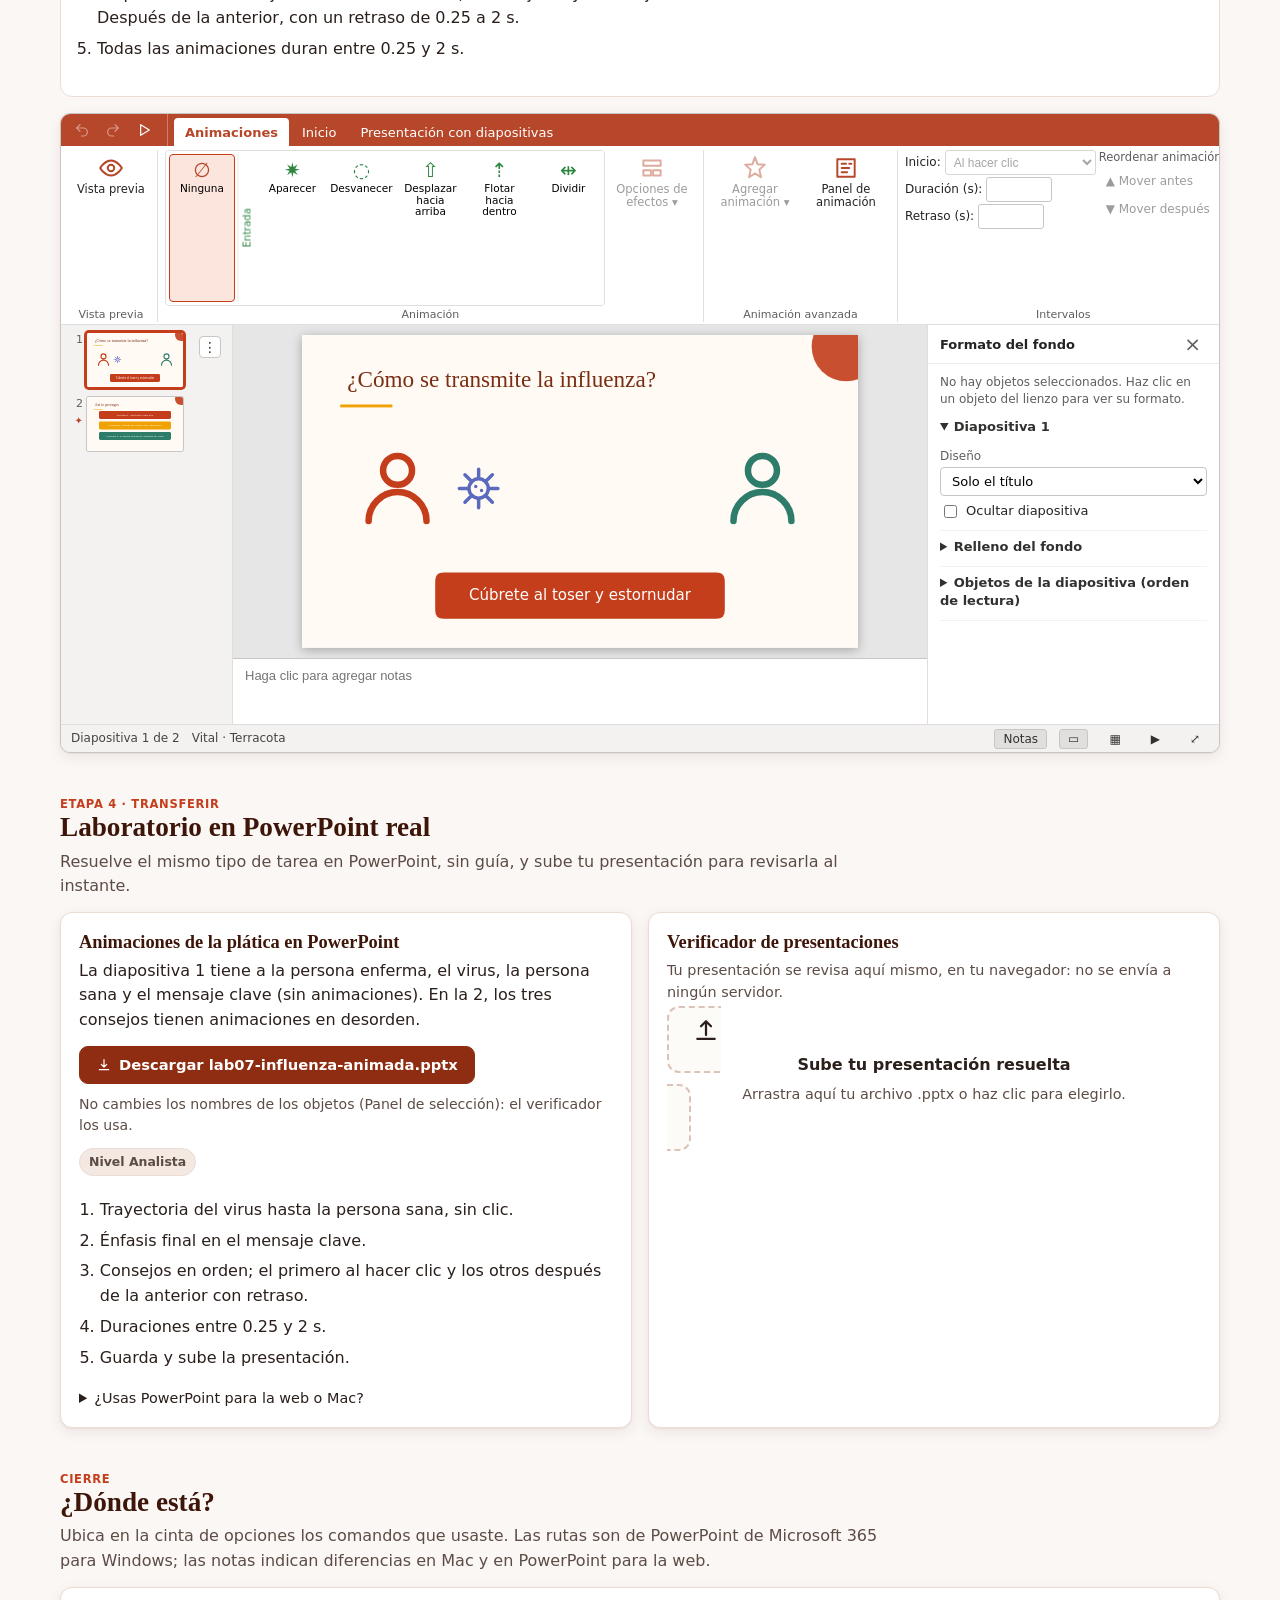
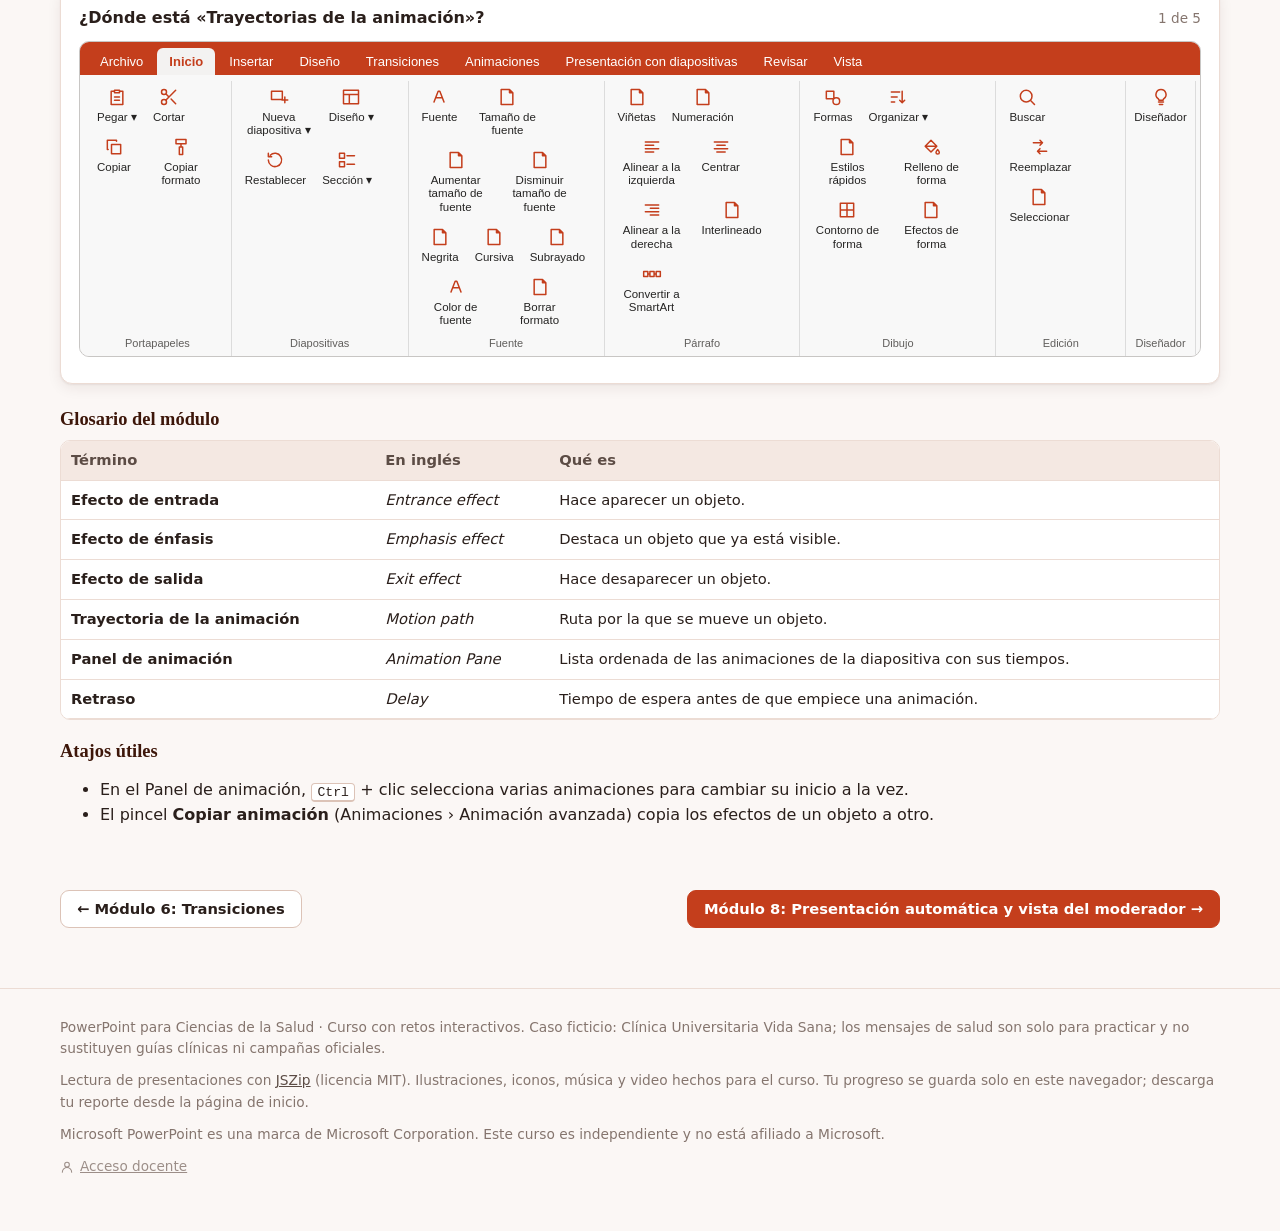
<file: modulos/m07.html>
<!doctype html>
<html lang="es">
<head>
<meta charset="utf-8">
<meta name="viewport" content="width=device-width, initial-scale=1">
<title>Módulo 7 · Animaciones · PowerPoint para Ciencias de la Salud</title>
<meta name="description" content="Módulo 7 del curso PowerPoint para Ciencias de la Salud: Animaciones. Retos en un simulador de PowerPoint y laboratorio en PowerPoint real.">
<link rel="icon" href="../assets/img/favicon.svg" type="image/svg+xml">
<link rel="stylesheet" href="../assets/css/estilos.css">
<link rel="stylesheet" href="../assets/css/diapo.css">
</head>
<body data-raiz=".." data-modulo="7">
<div id="app"><noscript><p style="padding:20px">Esta plataforma necesita JavaScript activado.</p></noscript></div>
<script src="../assets/vendor/jszip.min.js"></script>
<script src="../assets/js/nucleo.js"></script>
<script src="../assets/js/formato.js"></script>
<script src="../assets/js/iconos.js"></script>
<script src="../assets/js/curso.js"></script>
<script src="../assets/js/galeria.js"></script>
<script src="../assets/js/graficos.js"></script>
<script src="../assets/js/cinta.js"></script>
<script src="../assets/js/pagina.js"></script>
<script src="../assets/js/diapo-datos.js"></script>
<script src="../assets/js/diapo-render.js"></script>
<script src="../assets/js/diapo.js"></script>
<script src="../assets/js/diapo-cinta.js"></script>
<script src="../assets/js/diapo-show.js"></script>
<script src="../assets/js/pptx.js"></script>
<script src="../assets/js/modulo.js"></script>
<script src="../assets/js/modulos/comun.js"></script>
<script src="../assets/js/modulos/m07.js"></script>
<script>LT.paginaModulo(7);</script>
</body>
</html>
</file>
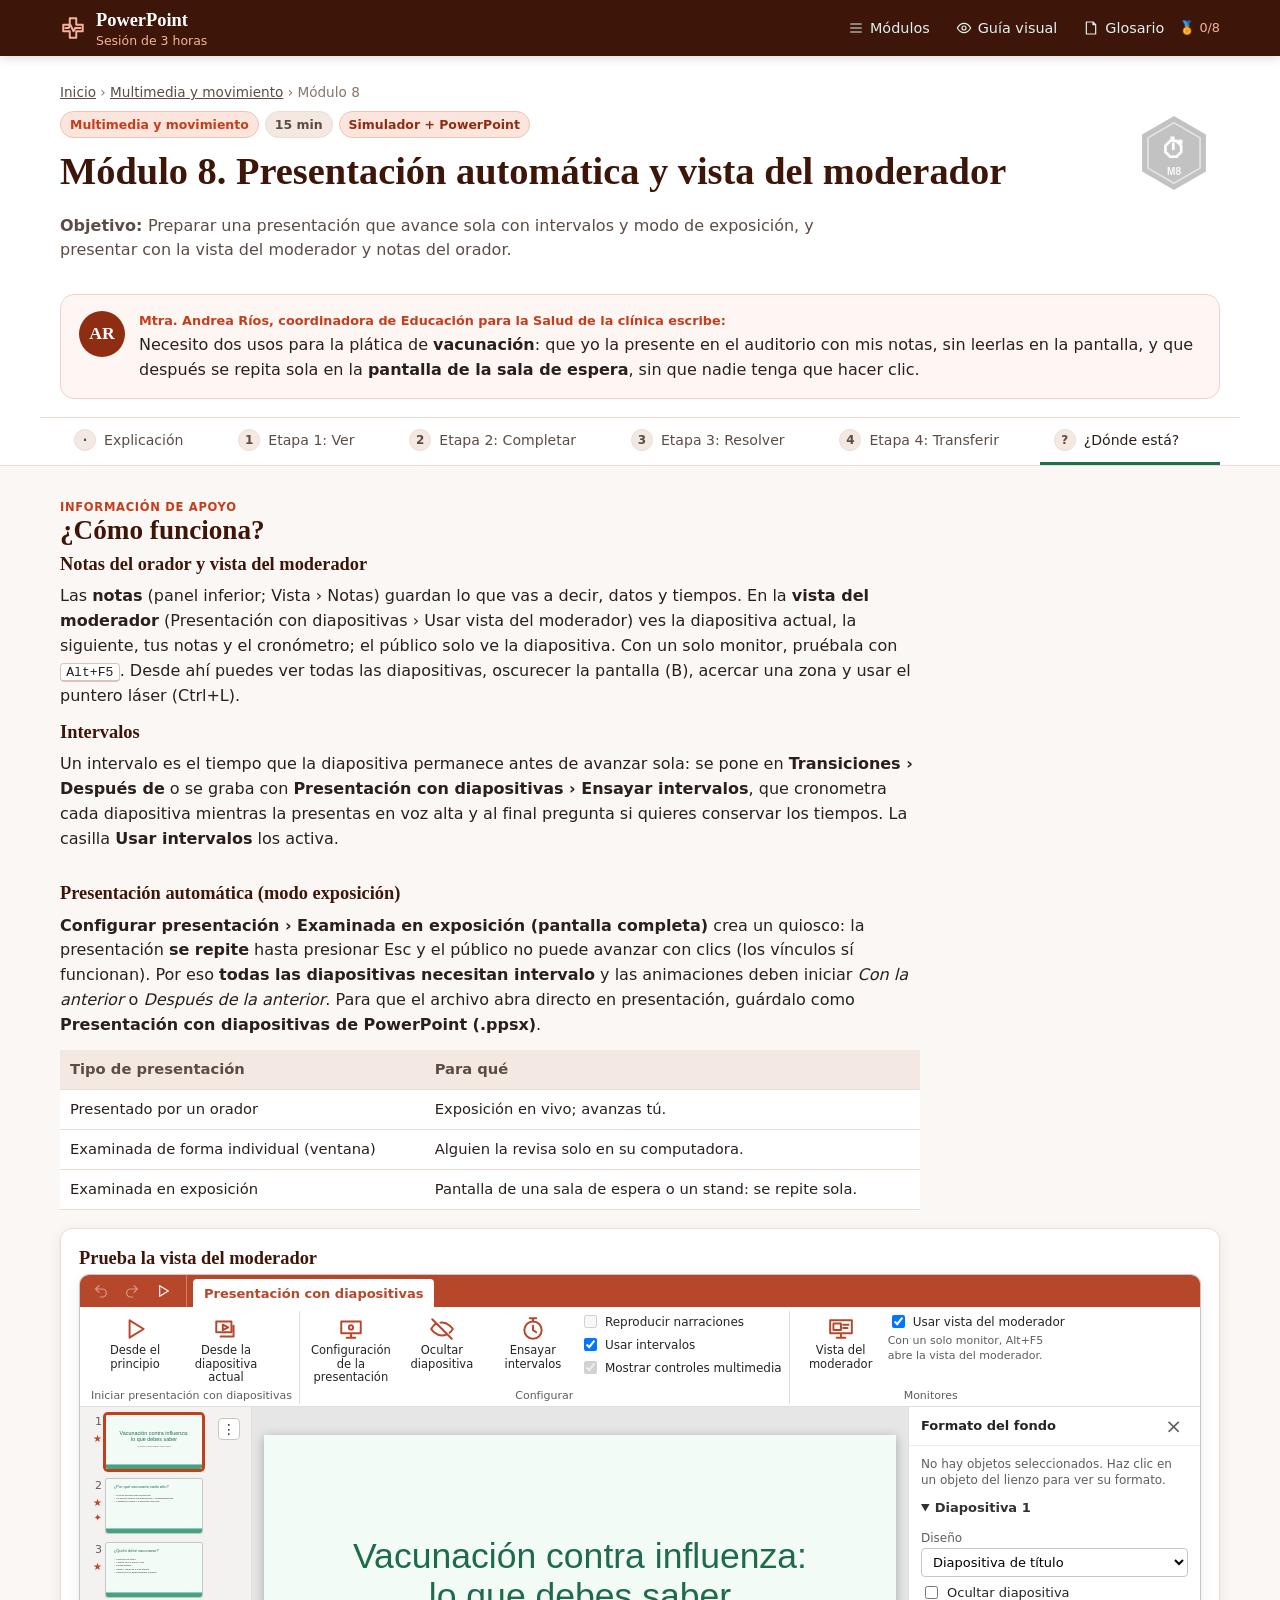
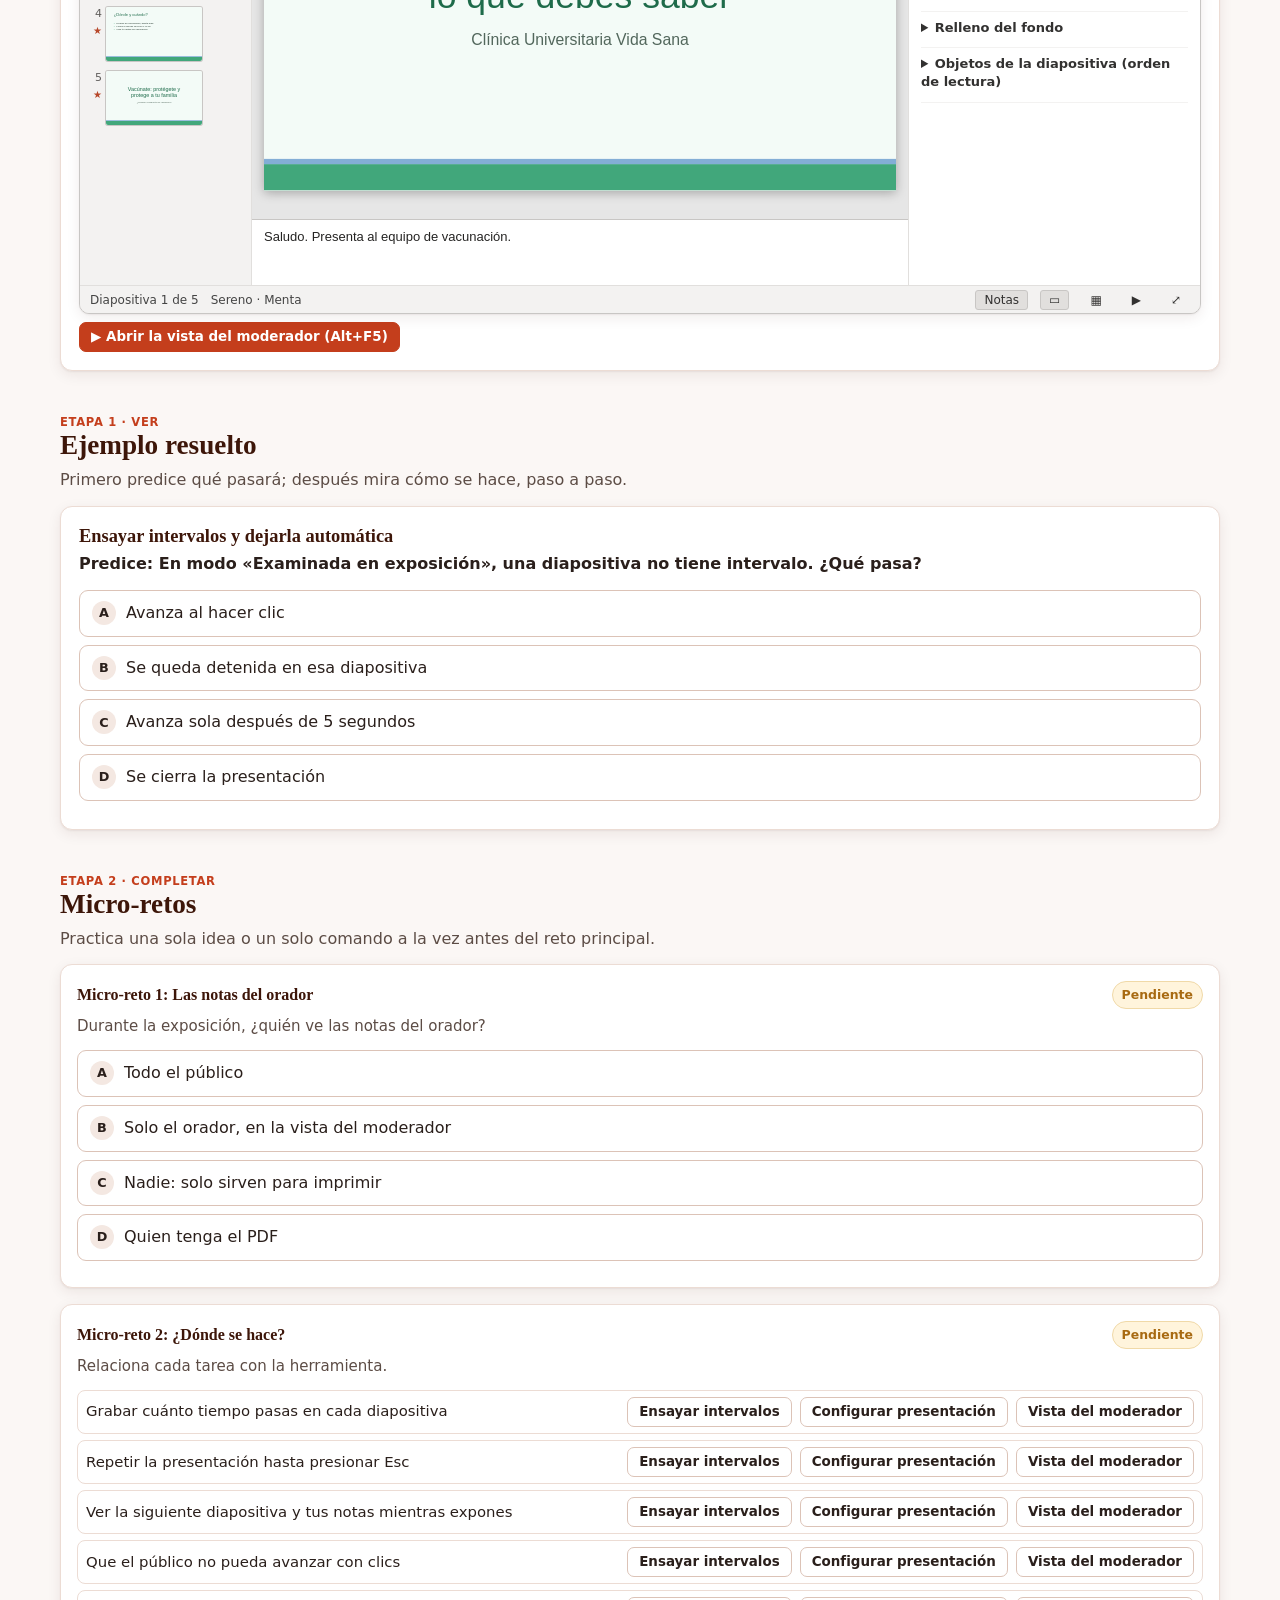
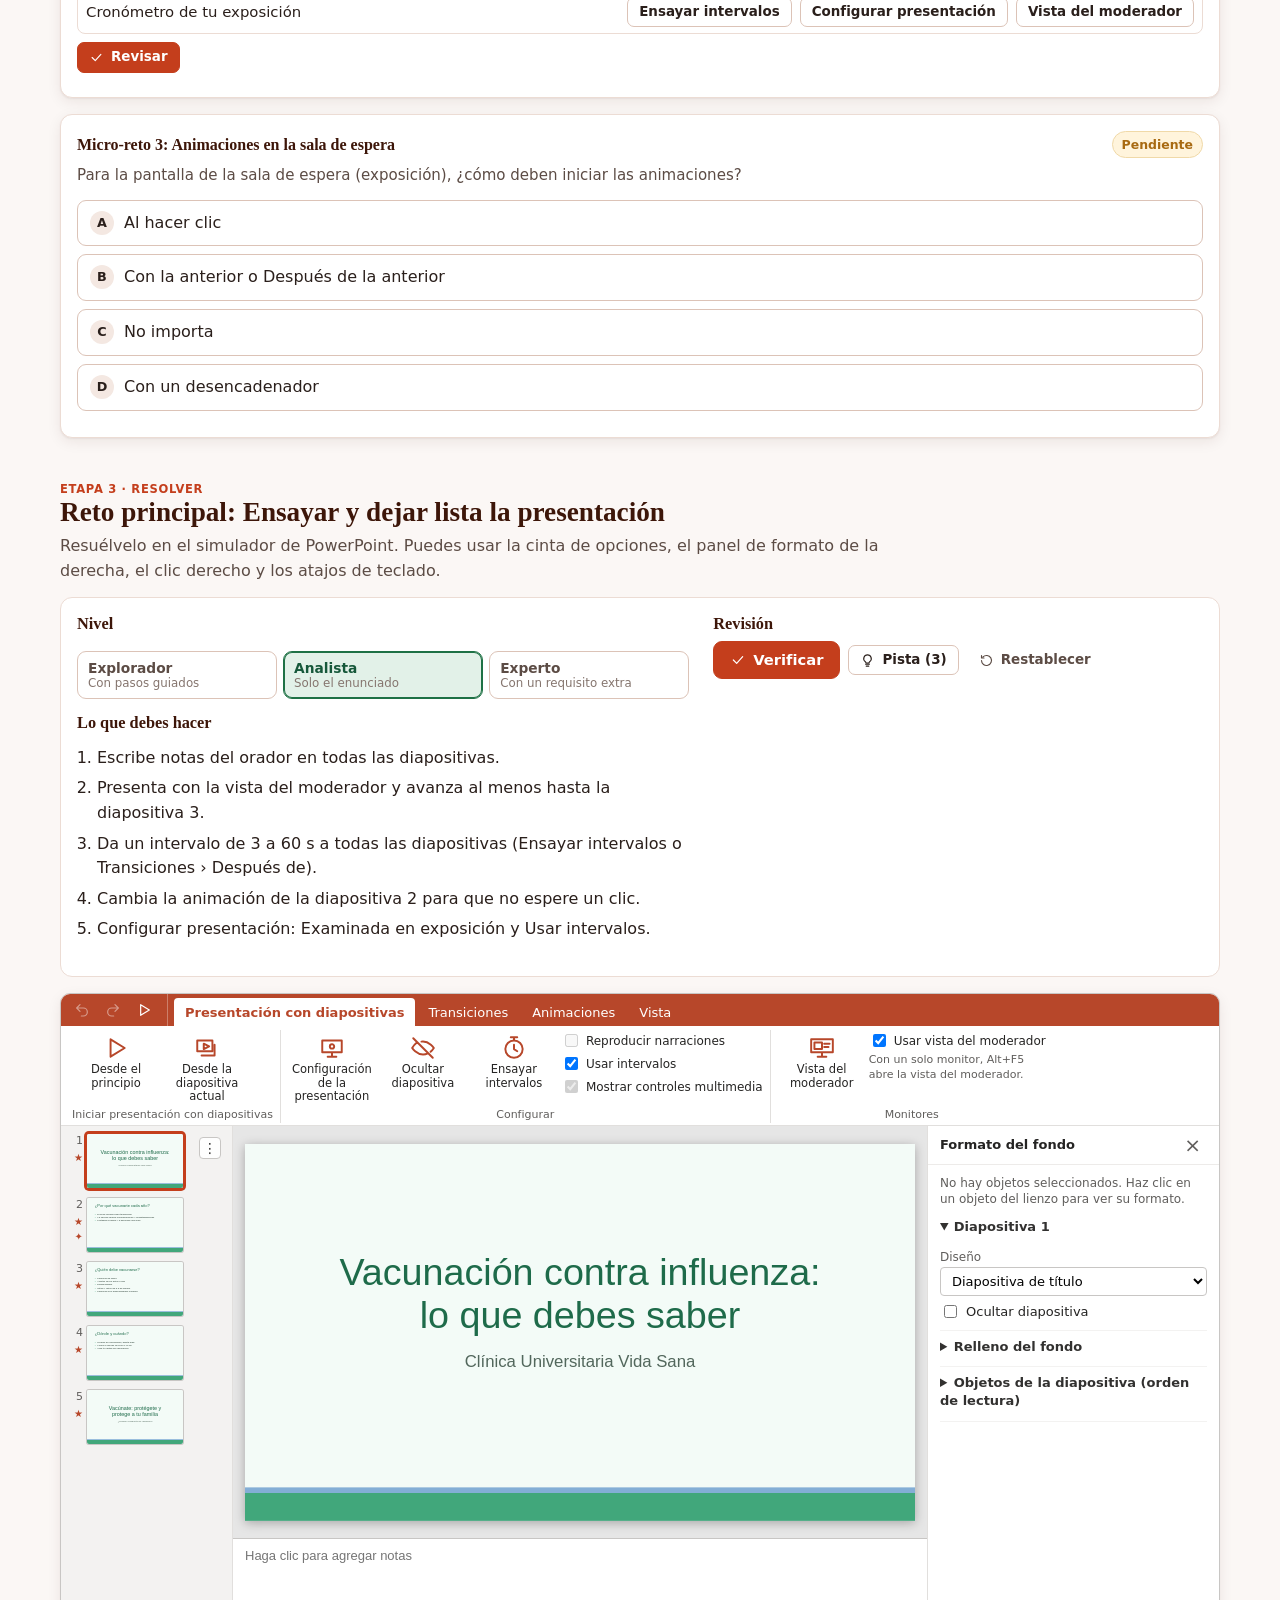
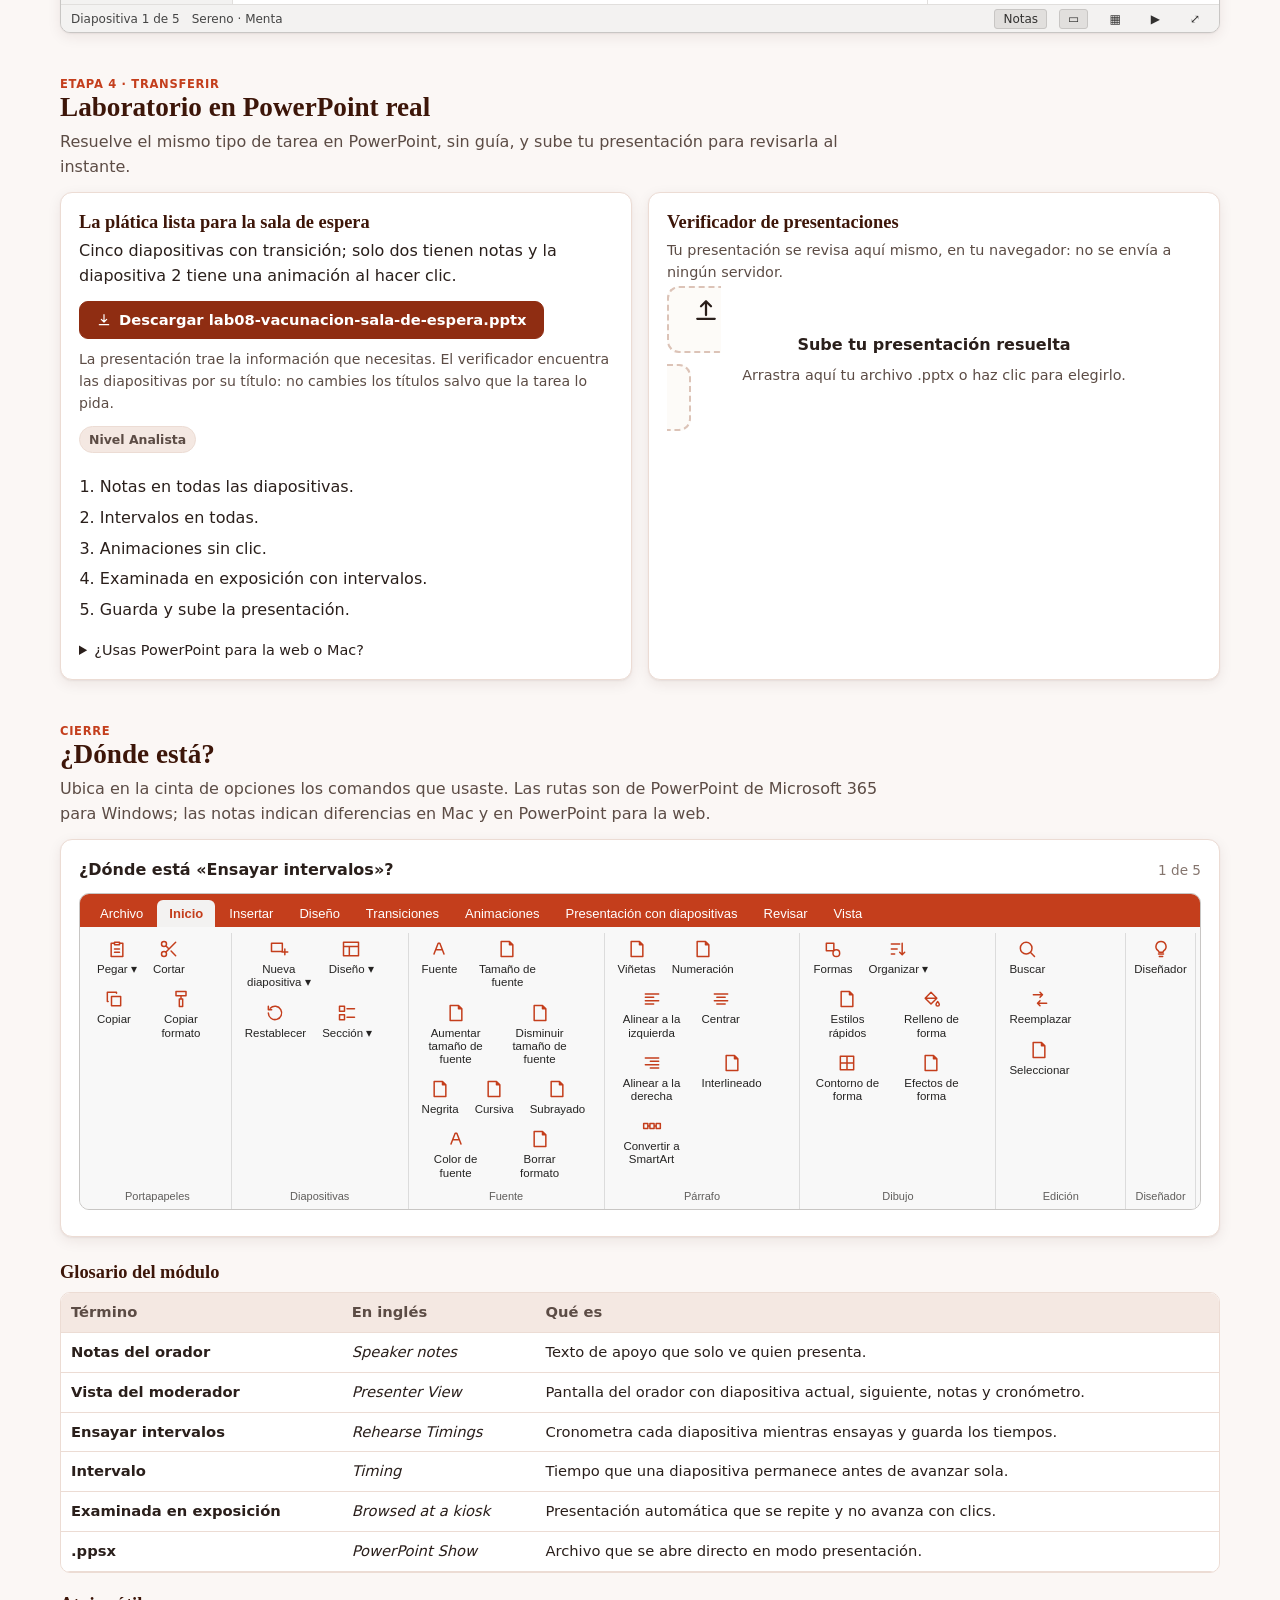
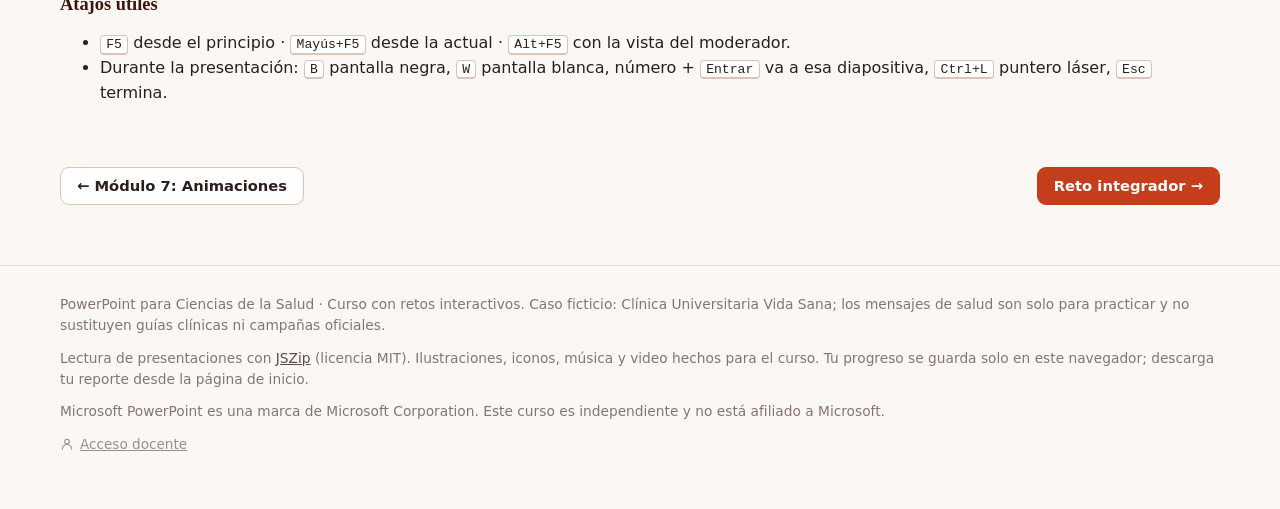
<file: modulos/m08.html>
<!doctype html>
<html lang="es">
<head>
<meta charset="utf-8">
<meta name="viewport" content="width=device-width, initial-scale=1">
<title>Módulo 8 · Presentación automática y vista del moderador · PowerPoint para Ciencias de la Salud</title>
<meta name="description" content="Módulo 8 del curso PowerPoint para Ciencias de la Salud: Presentación automática y vista del moderador. Retos en un simulador de PowerPoint y laboratorio en PowerPoint real.">
<link rel="icon" href="../assets/img/favicon.svg" type="image/svg+xml">
<link rel="stylesheet" href="../assets/css/estilos.css">
<link rel="stylesheet" href="../assets/css/diapo.css">
</head>
<body data-raiz=".." data-modulo="8">
<div id="app"><noscript><p style="padding:20px">Esta plataforma necesita JavaScript activado.</p></noscript></div>
<script src="../assets/vendor/jszip.min.js"></script>
<script src="../assets/js/nucleo.js"></script>
<script src="../assets/js/formato.js"></script>
<script src="../assets/js/iconos.js"></script>
<script src="../assets/js/curso.js"></script>
<script src="../assets/js/galeria.js"></script>
<script src="../assets/js/graficos.js"></script>
<script src="../assets/js/cinta.js"></script>
<script src="../assets/js/pagina.js"></script>
<script src="../assets/js/diapo-datos.js"></script>
<script src="../assets/js/diapo-render.js"></script>
<script src="../assets/js/diapo.js"></script>
<script src="../assets/js/diapo-cinta.js"></script>
<script src="../assets/js/diapo-show.js"></script>
<script src="../assets/js/pptx.js"></script>
<script src="../assets/js/modulo.js"></script>
<script src="../assets/js/modulos/comun.js"></script>
<script src="../assets/js/modulos/m08.js"></script>
<script>LT.paginaModulo(8);</script>
</body>
</html>
</file>
<file: assets/css/estilos.css>
/* ===================================================================
   PowerPoint para Ciencias de la Salud · estilos de la plataforma
   =================================================================== */
:root {
  --cafe-900: #3d1609;
  --cafe-700: #8f2d12;
  --cafe-500: #c43e1c;
  --cafe-300: #f4b39b;
  --crema: #fbf7f5;
  --crema-2: #f4e8e2;
  --papel: #ffffff;
  --tinta: #2a1f1b;
  --tinta-2: #5c4c45;
  --tinta-3: #85756e;
  --linea: #ecdcd4;
  --linea-2: #dcc3b7;
  --verde: #1e7145;
  --verde-2: #16583a;
  --verde-claro: #e2f1e8;
  --rojo: #b8322a;
  --rojo-claro: #fbe9e7;
  --ambar: #a86a12;
  --ambar-claro: #fff4dc;
  --azul: #2259b8;
  --azul-claro: #e7effc;
  --basico: #c43e1c;
  --sesion: #c43e1c;
  --intermedio: #2463a6;
  --avanzado: #7b3f9e;
  --sombra: 0 1px 2px rgba(61, 22, 9, .06), 0 4px 14px rgba(61, 22, 9, .08);
  --radio: 12px;
  --fuente: "Segoe UI", system-ui, -apple-system, Roboto, "Helvetica Neue", Arial, sans-serif;
  --fuente-titulo: "Iowan Old Style", "Palatino Linotype", Palatino, Georgia, "Times New Roman", serif;
  --fuente-hoja: Calibri, Carlito, "Segoe UI", Arial, sans-serif;
  --mono: "Cascadia Mono", Consolas, "SFMono-Regular", Menlo, monospace;
}
* { box-sizing: border-box; }
html { -webkit-text-size-adjust: 100%; }
body {
  margin: 0; background: var(--crema); color: var(--tinta);
  font: 16px/1.55 var(--fuente);
}
a { color: var(--azul); }
a:hover { text-decoration: none; }
h1, h2, h3 { font-family: var(--fuente-titulo); font-weight: 600; line-height: 1.2; color: var(--cafe-900); margin: 0 0 .5em; }
h1 { font-size: clamp(1.7rem, 3.2vw, 2.4rem); }
h2 { font-size: clamp(1.35rem, 2.4vw, 1.7rem); }
h3 { font-size: 1.15rem; }
p { margin: 0 0 .8em; }
code, .mono { font-family: var(--mono); font-size: .92em; }
code { background: var(--crema-2); border: 1px solid var(--linea); border-radius: 5px; padding: .05em .35em; white-space: nowrap; }
kbd { font-family: var(--mono); font-size: .82em; background: var(--papel); border: 1px solid var(--linea-2); border-bottom-width: 2px; border-radius: 4px; padding: .05em .4em; white-space: nowrap; }
img { max-width: 100%; }
.oculto { display: none !important; }
.sr { position: absolute; width: 1px; height: 1px; overflow: hidden; clip: rect(0 0 0 0); white-space: nowrap; }
:focus-visible { outline: 3px solid rgba(34, 89, 184, .45); outline-offset: 2px; }

/* ------------------------------------------------------------ layout */
.contenedor { max-width: 1200px; margin: 0 auto; padding: 0 20px; }
@media (max-width: 600px) { .contenedor { padding: 0 16px; } }

.barra-sup {
  position: sticky; top: 0; z-index: 50; background: var(--cafe-900); color: #fdeee8;
  box-shadow: 0 2px 10px rgba(0, 0, 0, .15);
}
.barra-sup .contenedor { display: flex; align-items: center; gap: 14px; min-height: 56px; }
.marca { display: flex; align-items: center; gap: 10px; color: #fff; text-decoration: none; font-family: var(--fuente-titulo); font-size: 1.15rem; font-weight: 600; white-space: nowrap; }
.marca svg { color: var(--cafe-300); }
.marca small { font-family: var(--fuente); font-weight: 400; font-size: .78rem; color: var(--cafe-300); display: block; margin-top: -3px; }
.barra-sup nav { display: flex; gap: 4px; margin-left: auto; align-items: center; flex-wrap: wrap; }
.barra-sup nav a, .barra-sup nav button {
  color: #dff0ee; text-decoration: none; padding: 7px 11px; border-radius: 8px; font-size: .9rem; background: none; border: 0; cursor: pointer; font-family: inherit;
  display: inline-flex; align-items: center; gap: 6px;
}
.barra-sup nav a:hover, .barra-sup nav button:hover { background: rgba(255, 255, 255, .1); }
.barra-sup .progreso-mini { font-size: .8rem; color: var(--cafe-300); white-space: nowrap; }
@media (max-width: 760px) {
  .barra-sup nav .txt-largo { display: none; }
  .barra-sup .contenedor { gap: 8px; }
  .marca { white-space: normal; font-size: 1rem; line-height: 1.15; min-width: 0; }
  .marca small { display: none; }
  .barra-sup nav { flex-wrap: nowrap; gap: 0; }
  .barra-sup nav a, .barra-sup nav button { padding: 7px 8px; }
}

.pie-sitio { margin-top: 60px; padding: 28px 0 40px; border-top: 1px solid var(--linea); color: var(--tinta-3); font-size: .86rem; }
.pie-sitio a { color: var(--tinta-2); }

/* --------------------------------------------------------- botones */
.btn {
  display: inline-flex; align-items: center; justify-content: center; gap: 7px;
  padding: 9px 16px; border-radius: 9px; border: 1px solid var(--linea-2); background: var(--papel);
  color: var(--tinta); font: 600 .92rem/1.2 var(--fuente); cursor: pointer; text-decoration: none; white-space: nowrap;
  transition: background .15s, border-color .15s, transform .05s;
}
.btn:hover { background: var(--crema-2); }
.btn:active { transform: translateY(1px); }
.btn.primario { background: var(--cafe-500); border-color: var(--cafe-500); color: #fff; }
.btn.primario:hover { background: var(--cafe-700); }
.btn.cafe { background: var(--cafe-700); border-color: var(--cafe-700); color: #fff; }
.btn.cafe:hover { background: var(--cafe-900); }
.btn.chico { padding: 6px 11px; font-size: .84rem; border-radius: 7px; }
.btn.fantasma { background: transparent; border-color: transparent; color: var(--tinta-2); }
.btn.fantasma:hover { background: var(--crema-2); }
.btn[disabled] { opacity: .5; cursor: not-allowed; }
.grupo-btn { display: flex; gap: 8px; flex-wrap: wrap; align-items: center; }

/* ---------------------------------------------------------- tarjetas */
.tarjeta { background: var(--papel); border: 1px solid var(--linea); border-radius: var(--radio); box-shadow: var(--sombra); padding: 20px; }
.chip { display: inline-flex; align-items: center; gap: 5px; font-size: .78rem; font-weight: 600; padding: 3px 9px; border-radius: 99px; background: var(--crema-2); color: var(--tinta-2); border: 1px solid var(--linea); white-space: nowrap; }
.chip.basico { background: #e4f2ea; color: var(--basico); border-color: #bfdcc9; }
.chip.intermedio { background: #e5eef9; color: var(--intermedio); border-color: #bcd0ea; }
.chip.avanzado { background: #f1e6f7; color: var(--avanzado); border-color: #dcc4ea; }
.chip.ok { background: var(--verde-claro); color: var(--verde); border-color: #b9dbc6; }
.chip.pendiente { background: var(--ambar-claro); color: var(--ambar); border-color: #f0d9a8; }
.chip.ppt { background: #fbe5dc; color: #8f2d12; border-color: #f0c2b0; }
.chip.sesion { background: #fbe5dc; color: var(--sesion); border-color: #f0c2b0; }

.aviso-caja { border-radius: 10px; padding: 12px 14px; border: 1px solid; margin: 12px 0; font-size: .93rem; }
.aviso-caja.info { background: var(--azul-claro); border-color: #c4d5f3; color: #1c3f7a; }
.aviso-caja.ok { background: var(--verde-claro); border-color: #b9dbc6; color: #134a2e; }
.aviso-caja.alerta { background: var(--ambar-claro); border-color: #f0d9a8; color: #6b4610; }
.aviso-caja.error { background: var(--rojo-claro); border-color: #f2c4bf; color: #7a1f19; }

/* ------------------------------------------------------- portada */
.portada { background: linear-gradient(135deg, var(--cafe-900), var(--cafe-700) 60%, #b5401f); color: #fdeee8; padding: 46px 0 40px; position: relative; overflow: hidden; }
.portada h1 { color: #fff; margin-bottom: .35em; }
.portada p.lead { font-size: 1.12rem; max-width: 640px; color: #f1dfcc; }
.portada .taza-fondo { position: absolute; right: -40px; bottom: -60px; opacity: .08; color: #fff; }
.portada-grid { display: grid; grid-template-columns: 1.4fr 1fr; gap: 28px; align-items: center; }
@media (max-width: 860px) { .portada-grid { grid-template-columns: 1fr; } }
.ficha-participante { background: rgba(255, 255, 255, .08); border: 1px solid rgba(255, 255, 255, .16); border-radius: 14px; padding: 18px; }
.ficha-participante label { display: block; font-size: .82rem; color: #e6cdb2; margin: 6px 0 3px; }
.ficha-participante input { width: 100%; padding: 9px 11px; border-radius: 8px; border: 1px solid rgba(255, 255, 255, .25); background: rgba(255, 255, 255, .95); font: inherit; color: var(--tinta); }
.barra-avance { height: 10px; border-radius: 99px; background: rgba(0, 0, 0, .12); overflow: hidden; }
.barra-avance > span { display: block; height: 100%; background: var(--verde); border-radius: 99px; transition: width .4s; }
.portada .barra-avance { background: rgba(255, 255, 255, .18); }
.portada .barra-avance > span { background: #7fd3a1; }

.nivel-bloque { margin-top: 38px; }
.nivel-cab { display: flex; align-items: flex-end; justify-content: space-between; gap: 16px; flex-wrap: wrap; margin-bottom: 14px; }
.nivel-cab h2 { margin: 0; }
.nivel-cab .desc { color: var(--tinta-2); margin: 4px 0 0; }
.grid-modulos { display: grid; grid-template-columns: repeat(auto-fill, minmax(255px, 1fr)); gap: 14px; }
.tarjeta-modulo {
  display: flex; flex-direction: column; gap: 8px; text-decoration: none; color: inherit; position: relative;
  background: var(--papel); border: 1px solid var(--linea); border-radius: var(--radio); padding: 16px; box-shadow: var(--sombra);
  transition: transform .15s, box-shadow .15s, border-color .15s;
}
.tarjeta-modulo:hover { transform: translateY(-2px); box-shadow: 0 8px 22px rgba(11, 59, 55, .14); border-color: var(--linea-2); }
.tarjeta-modulo .num { font: 700 .78rem var(--fuente); color: var(--tinta-3); letter-spacing: .04em; text-transform: uppercase; }
.tarjeta-modulo h3 { margin: 0; font-size: 1.08rem; }
.tarjeta-modulo .reto { font-size: .88rem; color: var(--tinta-2); }
.tarjeta-modulo .meta { display: flex; gap: 6px; flex-wrap: wrap; margin-top: auto; }
.tarjeta-modulo .insignia-mini { position: absolute; top: 12px; right: 12px; }
.tarjeta-modulo .barra-avance { height: 6px; }
.tarjeta-especial { background: linear-gradient(135deg, #fdf6f3, #fff); border-style: dashed; border-color: var(--cafe-300); }

/* ------------------------------------------------------- insignias */
.insignia { display: inline-flex; flex-direction: column; align-items: center; gap: 4px; width: 92px; text-align: center; font-size: .74rem; color: var(--tinta-2); }
.insignia svg { filter: drop-shadow(0 2px 3px rgba(0, 0, 0, .15)); }
.insignia.bloqueada svg { filter: grayscale(1) opacity(.35); }
.vitrina { display: flex; flex-wrap: wrap; gap: 10px 6px; }

/* ------------------------------------------------- página de módulo */
.mod-cab { background: var(--papel); border-bottom: 1px solid var(--linea); padding: 26px 0 0; }
.mod-cab .ruta { font-size: .85rem; color: var(--tinta-3); margin-bottom: 8px; }
.mod-cab .ruta a { color: var(--tinta-2); }
.mod-cab-grid { display: grid; grid-template-columns: 1fr auto; gap: 18px; align-items: start; }
@media (max-width: 760px) { .mod-cab-grid { grid-template-columns: 1fr; } }
.mod-cab .meta { display: flex; gap: 6px; flex-wrap: wrap; margin-bottom: 10px; }
.mod-cab .objetivo { color: var(--tinta-2); max-width: 760px; }
.etapas {
  display: flex; gap: 0; margin-top: 18px; overflow-x: auto; scrollbar-width: thin;
  position: sticky; top: 56px; z-index: 40; background: var(--papel); border-top: 1px solid var(--linea);
}
.etapas a {
  flex: 1 0 auto; display: flex; align-items: center; gap: 8px; padding: 11px 14px; text-decoration: none; color: var(--tinta-2);
  font-size: .88rem; border-bottom: 3px solid transparent; white-space: nowrap;
}
.etapas a:hover { background: var(--crema); }
.etapas a.activa { border-bottom-color: var(--verde); color: var(--tinta); }
.etapas .n { width: 22px; height: 22px; border-radius: 50%; display: inline-grid; place-items: center; background: var(--crema-2); font-size: .75rem; font-weight: 700; color: var(--tinta-2); border: 1px solid var(--linea); }
.etapas a.hecha .n { background: var(--verde); color: #fff; border-color: var(--verde); }

.seccion { padding: 34px 0 10px; scroll-margin-top: 110px; }
.seccion-cab { display: flex; align-items: center; gap: 12px; margin-bottom: 6px; flex-wrap: wrap; }
.seccion-cab h2 { margin: 0; }
.etiqueta-etapa { font: 700 .72rem var(--fuente); letter-spacing: .06em; text-transform: uppercase; color: var(--cafe-500); }
.seccion .intro { color: var(--tinta-2); max-width: 820px; }

.situacion { display: flex; gap: 14px; align-items: flex-start; background: #fdf6f3; border: 1px solid #f0d2c6; border-radius: 14px; padding: 16px 18px; margin: 18px 0 4px; }
.situacion .avatar { flex: 0 0 46px; height: 46px; border-radius: 50%; background: var(--cafe-700); color: #fff; display: grid; place-items: center; font-weight: 700; font-family: var(--fuente-titulo); font-size: 1.1rem; }
.situacion .de { font-size: .8rem; color: var(--cafe-500); font-weight: 600; margin-bottom: 2px; }
.situacion .msj { font-size: 1rem; }

.explicacion { display: grid; gap: 18px; }
.explicacion .bloque-texto { max-width: 860px; }
.explicacion .bloque-texto ul { padding-left: 1.2em; margin: .2em 0 .8em; }
.widget { background: var(--papel); border: 1px solid var(--linea); border-radius: var(--radio); padding: 18px; box-shadow: var(--sombra); }
.widget h3 { margin-bottom: .3em; }
.widget .instr { color: var(--tinta-2); font-size: .93rem; }

/* paneles con instrucciones junto a la cuadrícula (evita la atención dividida) */
.panel-reto { display: grid; grid-template-columns: minmax(270px, 340px) 1fr; gap: 16px; align-items: start; }
@media (max-width: 920px) { .panel-reto { grid-template-columns: 1fr; } }
.panel-instr { background: var(--papel); border: 1px solid var(--linea); border-radius: var(--radio); padding: 16px; position: sticky; top: 116px; max-height: calc(100vh - 130px); overflow: auto; }
@media (max-width: 920px) { .panel-instr { position: static; max-height: none; } }
.panel-instr h3 { font-size: 1.02rem; }
.panel-instr ol, .panel-instr ul { padding-left: 1.25em; margin: .3em 0 .8em; }
.panel-instr li { margin-bottom: .35em; }
.panel-trabajo { min-width: 0; }

.selector-nivel { display: flex; gap: 6px; flex-wrap: wrap; margin: 10px 0 14px; }
.selector-nivel button { flex: 1 1 0; min-width: 96px; padding: 8px 10px; border-radius: 9px; border: 1px solid var(--linea-2); background: var(--papel); cursor: pointer; font: 600 .86rem var(--fuente); color: var(--tinta-2); text-align: left; }
.selector-nivel button small { display: block; font-weight: 400; font-size: .74rem; color: var(--tinta-3); }
.selector-nivel button.activo { border-color: var(--verde); background: var(--verde-claro); color: var(--verde-2); box-shadow: inset 0 0 0 1px var(--verde); }

.pistas { margin-top: 10px; }
.pista { background: var(--ambar-claro); border: 1px solid #f0d9a8; border-radius: 9px; padding: 9px 11px; margin-top: 8px; font-size: .9rem; color: #5c3d0c; }
.pista b { display: block; font-size: .74rem; letter-spacing: .05em; text-transform: uppercase; color: var(--ambar); margin-bottom: 2px; }

.resultados { list-style: none; padding: 0; margin: 12px 0 0; display: grid; gap: 7px; }
.resultados li { display: flex; gap: 9px; align-items: flex-start; padding: 9px 11px; border-radius: 9px; border: 1px solid; font-size: .91rem; }
.resultados li.ok { background: var(--verde-claro); border-color: #b9dbc6; color: #134a2e; }
.resultados li.mal { background: var(--rojo-claro); border-color: #f2c4bf; color: #7a1f19; }
.resultados li.nota { background: var(--azul-claro); border-color: #c4d5f3; color: #1c3f7a; }
.resultados li .ic { flex: 0 0 18px; font-weight: 700; }
.resultados li .ir { margin-left: auto; font-size: .8rem; white-space: nowrap; }
.exito { display: flex; gap: 14px; align-items: center; background: linear-gradient(135deg, #e7f6ec, #f5fbf7); border: 1px solid #b9dbc6; border-radius: 12px; padding: 14px 16px; margin-top: 12px; }
.exito h4 { margin: 0 0 2px; color: var(--verde-2); font-size: 1.02rem; }
.exito p { margin: 0; font-size: .9rem; color: #255c3d; }

/* micro-retos */
.micro-grid { display: grid; gap: 16px; }
.micro { background: var(--papel); border: 1px solid var(--linea); border-radius: var(--radio); padding: 16px; box-shadow: var(--sombra); }
.micro-cab { display: flex; justify-content: space-between; gap: 10px; align-items: center; margin-bottom: 6px; }
.micro-cab h3 { margin: 0; font-size: 1rem; }
.micro .enunciado { color: var(--tinta-2); font-size: .94rem; }
.opciones { display: grid; gap: 8px; margin: 10px 0; }
.opcion { display: flex; gap: 10px; align-items: flex-start; padding: 10px 12px; border: 1px solid var(--linea-2); border-radius: 9px; cursor: pointer; background: var(--papel); text-align: left; font: inherit; color: inherit; }
.opcion:hover { background: var(--crema); }
.opcion.elegida { border-color: var(--azul); background: var(--azul-claro); }
.opcion.correcta { border-color: var(--verde); background: var(--verde-claro); }
.opcion.incorrecta { border-color: var(--rojo); background: var(--rojo-claro); }
.opcion .letra { flex: 0 0 24px; height: 24px; border-radius: 50%; display: grid; place-items: center; background: var(--crema-2); font-size: .8rem; font-weight: 700; }
.retro { font-size: .92rem; margin-top: 8px; }

/* ejemplo resuelto */
.formula-grande { font: 600 1.15rem/1.6 var(--mono); background: #fdf8f6; border: 1px solid var(--linea); border-radius: 10px; padding: 10px 14px; overflow-x: auto; white-space: nowrap; }
.formula-grande .tok-ref { border-radius: 4px; padding: 1px 2px; cursor: help; border-bottom: 2px solid; }
.prediccion { display: flex; gap: 8px; align-items: center; flex-wrap: wrap; margin: 12px 0 6px; }
.prediccion input { padding: 8px 10px; border-radius: 8px; border: 1px solid var(--linea-2); font: inherit; width: 160px; }
.pasos-ejemplo { margin: 12px 0 0; padding-left: 1.2em; }
.pasos-ejemplo li { margin-bottom: 6px; }
.pasos-ejemplo li.oculto-paso { display: none; }

/* laboratorio */
.lab-grid { display: grid; grid-template-columns: 1fr 1fr; gap: 16px; }
@media (max-width: 860px) { .lab-grid { grid-template-columns: 1fr; } }
.zona-subir { border: 2px dashed var(--linea-2); border-radius: 12px; padding: 22px; text-align: center; background: #fdfbf8; cursor: pointer; transition: background .15s, border-color .15s; }
.zona-subir:hover, .zona-subir.encima { background: var(--verde-claro); border-color: var(--verde); }
.zona-subir p { margin: 6px 0 0; color: var(--tinta-2); font-size: .9rem; }
.archivo-info { font-size: .86rem; color: var(--tinta-2); margin-top: 8px; }
.pasos-lab { padding-left: 1.3em; }
.pasos-lab li { margin-bottom: 6px; }
.donde-ruta { display: inline-flex; flex-wrap: wrap; gap: 4px; align-items: center; font-size: .84rem; }
.donde-ruta span { background: #edf5f0; border: 1px solid #c7e0d1; color: #8f2d12; border-radius: 5px; padding: 0 6px; }
.donde-ruta i { color: var(--tinta-3); font-style: normal; }

/* ------------------------------------------------- cinta de opciones */
.cinta { border: 1px solid #c8c6c4; border-radius: 10px; overflow: hidden; background: #f3f2f1; font-family: var(--fuente-hoja); user-select: none; }
.cinta-pest { display: flex; gap: 2px; padding: 6px 8px 0; background: #c43e1c; overflow-x: auto; }
.cinta-pest button { background: transparent; color: #fff; border: 0; padding: 6px 12px; font: 13px var(--fuente-hoja); cursor: pointer; border-radius: 6px 6px 0 0; white-space: nowrap; }
.cinta-pest button:hover { background: rgba(255, 255, 255, .15); }
.cinta-pest button.activa { background: #f3f2f1; color: #c43e1c; font-weight: 600; }
.cinta-cuerpo { display: flex; gap: 0; padding: 6px 4px 0; min-height: 106px; overflow-x: auto; background: #f8f8f8; }
.cinta-grupo { display: flex; flex-direction: column; border-right: 1px solid #dcdcdc; padding: 0 6px; min-width: 70px; }
.cinta-grupo .cmds { display: flex; flex-wrap: wrap; gap: 2px; align-content: flex-start; max-width: 320px; flex: 1; }
.cinta-grupo .nombre-grupo { font-size: 11px; color: #605e5c; text-align: center; padding: 3px 0 4px; white-space: nowrap; }
.cinta-cmd { display: flex; flex-direction: column; align-items: center; justify-content: flex-start; gap: 3px; padding: 4px 6px; border: 1px solid transparent; border-radius: 4px; background: none; cursor: pointer; font: 11.5px/1.15 var(--fuente-hoja); color: #252423; max-width: 82px; min-width: 44px; text-align: center; }
.cinta-cmd:hover { background: #e1dfdd; border-color: #c8c6c4; }
.cinta-cmd .ico { width: 22px; height: 22px; display: grid; place-items: center; color: #c43e1c; }
.cinta-cmd.correcto { background: #c6efce; border-color: #2e7d32; }
.cinta-cmd.incorrecto { background: #ffc7ce; border-color: #b71c1c; }
.cinta-sub { position: absolute; background: #fff; border: 1px solid #c8c6c4; box-shadow: 0 6px 18px rgba(0, 0, 0, .18); border-radius: 6px; padding: 4px; z-index: 30; min-width: 190px; }
.cinta-sub button { display: block; width: 100%; text-align: left; background: none; border: 0; padding: 7px 10px; font: 13px var(--fuente-hoja); cursor: pointer; border-radius: 4px; }
.cinta-sub button:hover { background: #f3f2f1; }
.donde-pregunta { display: flex; justify-content: space-between; gap: 10px; align-items: center; flex-wrap: wrap; margin-bottom: 10px; }
.donde-pregunta .q { font-weight: 600; }
.donde-progreso { font-size: .85rem; color: var(--tinta-3); }

/* ------------------------------------------------------- modales */
.modal-fondo { position: fixed; inset: 0; background: rgba(30, 20, 14, .45); z-index: 1000; display: grid; place-items: center; padding: 16px; animation: aparece .12s; }
.modal { background: var(--papel); border-radius: 12px; box-shadow: 0 20px 60px rgba(0, 0, 0, .3); width: min(520px, 100%); max-height: calc(100vh - 40px); display: flex; flex-direction: column; }
.modal.ancho { width: min(760px, 100%); }
.modal-titulo { display: flex; justify-content: space-between; align-items: center; padding: 13px 16px; border-bottom: 1px solid var(--linea); font-weight: 600; font-size: 1rem; }
.modal-x { border: 0; background: none; font-size: 1.4rem; line-height: 1; cursor: pointer; color: var(--tinta-3); padding: 0 4px; }
.modal-cuerpo { padding: 16px; overflow: auto; font-size: .94rem; }
.modal-cuerpo label { display: block; font-size: .85rem; font-weight: 600; margin: 10px 0 4px; color: var(--tinta-2); }
.modal-cuerpo label.en-linea { display: flex; gap: 8px; align-items: center; font-weight: 400; margin: 6px 0; }
.modal-cuerpo input[type=text], .modal-cuerpo input[type=number], .modal-cuerpo select, .modal-cuerpo textarea { width: 100%; padding: 8px 10px; border-radius: 8px; border: 1px solid var(--linea-2); font: inherit; background: #fff; }
.modal-cuerpo .fila2 { display: grid; grid-template-columns: 1fr 1fr; gap: 10px; }
.modal-pie { display: flex; justify-content: flex-end; gap: 8px; padding: 12px 16px; border-top: 1px solid var(--linea); }
.vista-previa { margin-top: 10px; padding: 10px; border: 1px solid var(--linea); border-radius: 8px; background: #fdf8f6; font-family: var(--fuente-hoja); }
@keyframes aparece { from { opacity: 0; } }

.toasts { position: fixed; bottom: 18px; left: 50%; transform: translateX(-50%); z-index: 1100; display: grid; gap: 8px; pointer-events: none; width: min(520px, calc(100% - 32px)); }
.toast { background: #2b211b; color: #fff; padding: 10px 14px; border-radius: 10px; box-shadow: 0 8px 24px rgba(0, 0, 0, .25); font-size: .92rem; transition: opacity .4s, transform .4s; text-align: center; }
.toast.ok { background: var(--verde-2); }
.toast.aviso { background: #7a4d0e; }
.toast.error { background: #8e231d; }
.toast.sale { opacity: 0; transform: translateY(8px); }

/* plantilla de huecos (nivel Explorador) */
.plantilla { display: flex; flex-wrap: wrap; align-items: center; gap: 4px; font: 600 15px/1.8 var(--mono); background: #fdf8f6; border: 1px dashed var(--cafe-300); border-radius: 10px; padding: 10px 12px; margin: 10px 0; }
.plantilla input { width: 78px; padding: 3px 6px; border-radius: 6px; border: 1px solid var(--linea-2); font: 600 14px var(--mono); text-align: center; background: #fff8d6; }

/* ------------------------------------------------------- gráficos */
.graf-cont { background: #fff; border: 1px solid #c8c6c4; border-radius: 10px; padding: 10px; }
.graf-cont svg { width: 100%; height: auto; display: block; font-family: var(--fuente-hoja); }
.graf-opciones { display: flex; gap: 6px; flex-wrap: wrap; margin: 8px 0; }
.graf-tipo { display: flex; flex-direction: column; align-items: center; gap: 2px; padding: 6px 8px; border: 1px solid #c8c6c4; border-radius: 6px; background: #fff; cursor: pointer; font: 12px var(--fuente-hoja); min-width: 74px; }
.graf-tipo.activo { border-color: #c43e1c; background: #e9f5ee; box-shadow: inset 0 0 0 1px #c43e1c; }

/* ------------------------------------------------ prueba ubicación */
.prueba-item { background: var(--papel); border: 1px solid var(--linea); border-radius: var(--radio); padding: 18px; margin-bottom: 14px; }
.prueba-item .num { font-size: .78rem; font-weight: 700; color: var(--tinta-3); text-transform: uppercase; letter-spacing: .05em; }
.resultado-prueba { text-align: center; padding: 24px; }
.resultado-prueba .grande { font: 700 3rem var(--fuente-titulo); color: var(--verde); }

/* ---------------------------------------------------- tablas sitio */
.tabla-sitio { width: 100%; border-collapse: collapse; background: var(--papel); font-size: .92rem; }
.tabla-sitio th, .tabla-sitio td { border-bottom: 1px solid var(--linea); padding: 8px 10px; text-align: left; vertical-align: top; }
.tabla-sitio thead th { background: var(--crema-2); font-weight: 600; color: var(--tinta-2); position: sticky; top: 56px; }
.tabla-sitio tbody tr:hover { background: #f4f9f8; }
.tabla-scroll { overflow-x: auto; border: 1px solid var(--linea); border-radius: 10px; }
.tabla-scroll .tabla-sitio thead th { top: 0; }
.buscador { width: 100%; max-width: 420px; padding: 10px 12px; border-radius: 10px; border: 1px solid var(--linea-2); font: inherit; }

/* rúbrica */
.rubrica td, .rubrica th { font-size: .86rem; }
.rubrica td.sel { background: var(--verde-claro); font-weight: 600; }
.rubrica td.clic { cursor: pointer; }
.rubrica td.clic:hover { background: #f6faf7; }

/* constancia */
.constancia { max-width: 820px; margin: 30px auto; background: #fff; border: 10px double var(--cafe-500); padding: 50px 40px; text-align: center; font-family: var(--fuente-titulo); }
.constancia h1 { font-size: 2.4rem; }
.constancia .nombre { font-size: 2rem; border-bottom: 1px solid var(--linea-2); display: inline-block; padding: 0 30px 6px; margin: 16px 0; }

@media print {
  .barra-sup, .pie-sitio, .no-imprimir { display: none !important; }
  body { background: #fff; }
  .constancia { border-color: #c43e1c; margin: 0 auto; }
}
.graf-constructor { display: grid; grid-template-columns: minmax(250px, 320px) 1fr; gap: 14px; align-items: start; }
@media (max-width: 860px) { .graf-constructor { grid-template-columns: 1fr; } }

/* Que las cuadrículas no crezcan más que la pantalla (el contenido ancho se desplaza dentro de su caja) */
.explicacion, .micro-grid { grid-template-columns: minmax(0, 1fr); }
.explicacion > *, .micro-grid > *, .panel-reto > *, .lab-grid > *, .pd > *, .impresion > *, .fmt-lab > *, .graf-constructor > *, .portada-grid > * { min-width: 0; }
.hoja, .widget { max-width: 100%; }
.widget > div, .micro > div { max-width: 100%; }
code { white-space: normal; overflow-wrap: anywhere; }
.tabla-sitio code { white-space: nowrap; }
@media (max-width: 600px) {
  .tabla-sitio code { white-space: normal; }
  .seccion { padding-top: 26px; }
  .mod-cab h1 { font-size: 1.6rem; }
  .panel-instr { padding: 12px; }
}

/* ===================================================================
   Versión 2: 3 sesiones, widgets nuevos, guía gráfica y área docente
   =================================================================== */
.pie-docente { margin-top: 10px; }
.pie-docente a { display: inline-flex; align-items: center; gap: 6px; font-size: .85rem; color: inherit; opacity: .8; }

/* ruta de sesiones (inicio y plan docente) */
.ruta-sesiones { display: grid; grid-template-columns: repeat(auto-fit, minmax(260px, 1fr)); gap: 14px; }
.ruta-sesiones > * { min-width: 0; }
.sesion-tarjeta { background: var(--papel); border: 1px solid var(--linea); border-top: 5px solid var(--verde); border-radius: var(--radio); padding: 14px 16px; box-shadow: var(--sombra); }
.sesion-tarjeta.compacta { display: flex; flex-direction: column; gap: 4px; color: inherit; text-decoration: none; }
.sesion-tarjeta.compacta span { font-size: .86rem; color: var(--tinta-2); }
.sesion-cab { display: flex; align-items: center; gap: 8px; margin-bottom: 8px; }
.agenda { list-style: none; margin: 0; padding: 0; font-size: .9rem; }
.agenda li { display: grid; grid-template-columns: 44px 1fr auto; gap: 8px; padding: 5px 0; border-bottom: 1px dashed var(--linea); align-items: baseline; }
.agenda li:last-child { border-bottom: 0; }
.agenda .hora { font-family: var(--mono); font-size: .8rem; color: var(--tinta-3); }
.agenda .min { font-size: .78rem; color: var(--tinta-3); white-space: nowrap; }
.agenda li.bloque { color: var(--tinta-3); font-style: italic; }
.agenda a { color: var(--tinta); text-decoration: none; }
.agenda a:hover { color: var(--verde); text-decoration: underline; }

/* --------------------------------------------------------- área docente */
.acceso-docente { max-width: 420px; margin: 40px auto 0; padding: 26px 24px; text-align: center; display: flex; flex-direction: column; gap: 8px; }
.acceso-docente h1 { margin: 0; font-size: 1.7rem; }
.acceso-docente p { color: var(--tinta-2); font-size: .92rem; margin: 0 0 6px; }
.acceso-docente label { text-align: left; font-weight: 600; font-size: .88rem; }
.acceso-docente input[type="password"] { padding: 10px 12px; border: 1px solid var(--linea-2); border-radius: 8px; font: inherit; }
.acceso-docente .btn { justify-content: center; }
.acceso-icono { color: var(--cafe-700); display: flex; justify-content: center; }
.acceso-nota { font-size: .78rem !important; color: var(--tinta-3) !important; margin-top: 8px !important; }
.docente-cab { display: flex; flex-wrap: wrap; justify-content: space-between; align-items: flex-start; gap: 10px; padding-bottom: 6px; }
.tabs { display: flex; flex-wrap: wrap; gap: 4px; border-bottom: 2px solid var(--linea); margin-bottom: 16px; }
.tab { background: none; border: 0; border-bottom: 3px solid transparent; margin-bottom: -2px; padding: 9px 14px; font: inherit; font-weight: 600; color: var(--tinta-2); cursor: pointer; border-radius: 8px 8px 0 0; }
.tab:hover { background: var(--crema-2); }
.tab[aria-selected="true"] { color: var(--verde-2); border-bottom-color: var(--verde); background: var(--papel); }
.docente-cuerpo { padding-bottom: 40px; }
.plan-tabla td.hora { font-family: var(--mono); font-size: .8rem; white-space: nowrap; color: var(--tinta-3); }
.plan-tabla tr.plan-modulo td { background: #eef6f1; font-weight: 600; }
.plan-tabla tr.plan-modulo a { color: var(--verde-2); }
.plan-tabla tr.plan-bloque td { background: var(--crema-2); }
.plan-lista { margin: 10px 0; padding: 12px 16px; }
.plan-lista ul { margin: 6px 0 0; padding-left: 20px; }

/* guía teórica */
.guia-teorica { background: var(--papel); border: 1px solid var(--linea); border-radius: var(--radio); padding: 26px 30px; box-shadow: var(--sombra); line-height: 1.6; }
.gt-portada { text-align: center; border-bottom: 2px solid var(--linea); padding-bottom: 16px; margin-bottom: 18px; }
.gt-portada h1 { margin: 6px 0; }
.gt-sobre { text-transform: uppercase; letter-spacing: .08em; font-size: .78rem; color: var(--cafe-500); margin: 0; }
.gt-indice { background: var(--crema); border: 1px solid var(--linea); border-radius: 10px; padding: 12px 18px; margin-bottom: 20px; }
.gt-indice h2 { font-size: 1.05rem; margin: 0 0 4px; }
.gt-indice ol { margin: 0; columns: 2; column-gap: 30px; }
.guia-teorica section { margin-top: 26px; }
.guia-teorica h2 { border-bottom: 2px solid var(--verde-claro); padding-bottom: 4px; }
.guia-teorica h4 { margin: 14px 0 4px; color: var(--cafe-700); font-size: .98rem; }
.gt-modulo { border: 1px solid var(--linea); border-left: 5px solid var(--verde); border-radius: 10px; padding: 14px 18px; margin: 16px 0; }
#gt-sesion2 .gt-modulo { border-left-color: var(--intermedio); }
#gt-sesion3 .gt-modulo { border-left-color: var(--avanzado); }
.gt-modulo h3 { margin-top: 0; }
.gt-proposito { background: var(--crema); border-radius: 8px; padding: 8px 12px; }
.gt-codigo { background: #1e1e1e; color: #d4d4d4; padding: 12px 14px; border-radius: 10px; overflow-x: auto; font-family: var(--mono); font-size: .85rem; }
.gt-referencias li { margin-bottom: 6px; }
.guia-teorica .tabla-sitio { margin: 8px 0; }
.guia-teorica .tabla-sitio thead th { position: static; }
@media (max-width: 760px) {
  .guia-teorica { padding: 16px; }
  .gt-indice ol { columns: 1; }
  .docente-tabs .tab { padding: 8px 10px; font-size: .9rem; }
}

@media print {
  .gf-barra, .gf-filtros, .docente-tabs, .docente-cab { display: none !important; }
  .gf-lamina, .gt-modulo, .plan-sesion { break-inside: avoid; box-shadow: none; }
  .plan-sesion { break-before: page; }
  .plan-sesion:first-of-type { break-before: auto; }
  .guia-teorica { border: 0; box-shadow: none; padding: 0; }
  .tabla-sitio thead th { position: static; }
  .tabla-scroll { overflow: visible; border: 0; }
}
.aviso-caja select, select.herr-sel { max-width: 100%; }

/* Pantallas angostas: textos largos sin espacios, botones de navegación y tablas de la guía teórica */
.gf-lamina li, .gf-lamina p, .guia-teorica li, .guia-teorica p { overflow-wrap: anywhere; }
@media (max-width: 760px) {
  .grupo-btn > a.btn { white-space: normal; max-width: 100%; }
  .guia-teorica .tabla-sitio { display: block; overflow-x: auto; }
  .gt-modulo { padding: 12px 12px; }
}
</file>
<file: assets/css/diapo.css>
/* ===================================================================
   Simulador de PowerPoint (LT.Diapo) y presentación con diapositivas
   =================================================================== */
.panel-reto.ancho { grid-template-columns: minmax(0, 1fr); }
.panel-reto.ancho .panel-instr { position: static; max-height: none; display: grid; grid-template-columns: minmax(0, 1.25fr) minmax(0, 1fr); gap: 0 24px; }
.panel-reto.ancho .panel-instr > * { grid-column: 1; }
.panel-reto.ancho .panel-instr > .instr-der { grid-column: 2; grid-row: 1 / span 30; }
@media (max-width: 860px) { .panel-reto.ancho .panel-instr { grid-template-columns: minmax(0, 1fr); } .panel-reto.ancho .panel-instr > .instr-der { grid-column: 1; grid-row: auto; } }
body.dp-sin-scroll { overflow: hidden; }

.dp-app { --dp-acento: #c43e1c; height: var(--dp-alto, 640px); display: grid; grid-template-rows: auto minmax(0, 1fr) auto; background: #f3f2f1; border: 1px solid #c8c6c4; border-radius: 10px; overflow: hidden; font: 13px/1.35 "Segoe UI", system-ui, -apple-system, Roboto, Arial, sans-serif; color: #252423; position: relative; box-shadow: var(--sombra); outline: none; }
.dp-app.ampliada { position: fixed; inset: 0; z-index: 800; height: 100vh !important; border-radius: 0; border: 0; }
.dp-app button { font-family: inherit; }

/* ------------------------------------------------------------- cinta */
.dp-cinta { background: #fff; border-bottom: 1px solid #e1dfdd; min-width: 0; }
.dp-pestanas { display: flex; align-items: stretch; gap: 2px; background: #b7472a; padding: 0 6px; overflow-x: auto; scrollbar-width: thin; }
.dp-rapido { display: flex; align-items: center; gap: 1px; padding-right: 8px; margin-right: 4px; border-right: 1px solid rgba(255, 255, 255, .3); }
.dp-rapido .dp-cmd { color: #fff; height: 30px; }
.dp-rapido .dp-cmd .dp-ic svg { color: #fff; }
.dp-rapido .dp-cmd:hover:not([disabled]) { background: rgba(255, 255, 255, .18); border-color: transparent; }
.dp-pest { background: none; border: 0; color: #fff; padding: 7px 11px 6px; font-size: 13px; cursor: pointer; white-space: nowrap; border-radius: 4px 4px 0 0; margin-top: 4px; }
.dp-pest:hover { background: rgba(255, 255, 255, .16); }
.dp-pest.activa { background: #fff; color: #b7472a; font-weight: 600; }
.dp-grupos { display: flex; align-items: stretch; padding: 4px 4px 2px; overflow-x: auto; min-height: 96px; scrollbar-width: thin; }
.dp-grupo { display: flex; flex-direction: column; border-right: 1px solid #e1dfdd; padding: 0 7px; flex: none; }
.dp-grupo:last-child { border-right: 0; }
.dp-grupo-cmds { display: flex; align-items: flex-start; gap: 3px; flex: 1; }
.dp-grupo-nombre { font-size: 11px; color: #605e5c; text-align: center; padding-top: 2px; white-space: nowrap; }
.dp-cmd { background: none; border: 1px solid transparent; border-radius: 4px; cursor: pointer; color: #252423; }
.dp-cmd:hover:not([disabled]) { background: #f3f2f1; border-color: #c8c6c4; }
.dp-cmd.activo { background: #fbe5dc; border-color: #e8a58c; }
.dp-cmd[disabled] { opacity: .45; cursor: default; }
.dp-cmd .dp-ic { display: inline-flex; }
.dp-cmd .dp-ic svg { color: #b7472a; }
.dp-cmd.grande { display: flex; flex-direction: column; align-items: center; gap: 2px; min-width: 56px; max-width: 88px; min-height: 68px; padding: 4px 4px 2px; font-size: 11.5px; line-height: 1.15; text-align: center; }
.dp-cmd.chico { display: inline-flex; align-items: center; gap: 4px; height: 26px; padding: 0 6px; font-size: 12px; white-space: nowrap; }
.dp-col { display: flex; flex-direction: column; gap: 2px; justify-content: flex-start; }
.dp-fila-cinta { display: flex; align-items: center; gap: 4px; font-size: 12px; white-space: nowrap; }
.dp-fila-cinta select, .dp-fila-cinta input[type="number"] { height: 25px; border: 1px solid #c8c6c4; border-radius: 3px; font-size: 12px; padding: 0 4px; background: #fff; }
.dp-fila-cinta input[type="number"] { width: 66px; }
.dp-sel-fuente { width: 150px; }
.dp-sel-tam { width: 56px; }
.dp-chk { display: flex; align-items: center; gap: 5px; font-size: 12px; white-space: nowrap; margin: 1px 0; cursor: pointer; }
.dp-et-cinta { font-size: 11.5px; color: #605e5c; }
.dp-nota-cinta { font-size: 11px; color: #605e5c; max-width: 170px; white-space: normal; }
.dp-galeria-cinta { display: flex; gap: 3px; overflow-x: auto; max-width: 440px; padding: 3px; align-items: stretch; border: 1px solid #e1dfdd; border-radius: 4px; background: #fff; scrollbar-width: thin; }
.dp-galeria-cinta.temas { max-width: 500px; }
.dp-galeria-cinta.variantes { max-width: 400px; }
.dp-galeria-cinta.en-menu { flex-wrap: wrap; max-width: 640px; overflow: visible; border: 0; }
.dp-gal-sep { writing-mode: vertical-rl; transform: rotate(180deg); font-size: 10px; color: #605e5c; padding: 2px; border-right: 1px solid #edebe9; text-align: center; flex: none; }
.dp-galeria-cinta.en-menu .dp-gal-sep { writing-mode: horizontal-tb; transform: none; flex-basis: 100%; border: 0; text-align: left; font-weight: 600; font-size: 11.5px; }
.dp-tile-efecto { flex: none; display: flex; flex-direction: column; align-items: center; justify-content: flex-start; gap: 2px; width: 66px; min-height: 60px; padding: 4px 2px; background: #fff; border: 1px solid transparent; border-radius: 4px; font-size: 10.5px; line-height: 1.1; cursor: pointer; text-align: center; }
.dp-tile-efecto:hover { border-color: #c8c6c4; background: #faf9f8; }
.dp-tile-efecto.sel { border-color: var(--dp-acento); background: #fbe5dc; }
.dp-ef-ic { font-size: 20px; line-height: 1.1; color: #b7472a; }
.dp-tile-tema { flex: none; display: flex; flex-direction: column; align-items: center; gap: 2px; width: 94px; padding: 2px; background: none; border: 0; cursor: pointer; font-size: 11px; }
.dp-mini-tema { position: relative; width: 88px; height: 50px; border: 1px solid #d0d0d0; border-radius: 3px; overflow: hidden; }
.dp-mini-tema.sel { outline: 2px solid var(--dp-acento); outline-offset: 1px; }
.dp-mini-tema i { position: absolute; display: block; }
.dp-mini-tema b { position: absolute; left: 10px; top: 6px; font-size: 19px; line-height: 1; }
.dp-mini-tema-ac { position: absolute; left: 10px; right: 10px; bottom: 6px; display: flex; gap: 2px; }
.dp-mini-tema-ac i { position: static; flex: 1; height: 6px; }

/* ------------------------------------------------------------- cuerpo */
.dp-cuerpo { display: grid; grid-template-columns: 172px minmax(0, 1fr) 292px; min-height: 0; }
.dp-app.sin-panel .dp-cuerpo { grid-template-columns: 172px minmax(0, 1fr); }
.dp-app.sin-panel .dp-panel { display: none; }
.dp-app.clasificador .dp-cuerpo { grid-template-columns: minmax(0, 1fr) 292px; }
.dp-app.clasificador.sin-panel .dp-cuerpo { grid-template-columns: minmax(0, 1fr); }
.dp-app.clasificador .dp-miniaturas, .dp-app.clasificador .dp-lienzo-cont, .dp-app.clasificador .dp-notas { display: none; }
.dp-app.clasificador .dp-clasificador { display: block; }
.dp-miniaturas { overflow-y: auto; padding: 8px 8px 8px 4px; background: #f3f2f1; border-right: 1px solid #e1dfdd; position: relative; outline: none; scrollbar-width: thin; }
.dp-mini { display: grid; grid-template-columns: 18px minmax(0, 1fr); gap: 4px; align-items: start; margin-bottom: 10px; position: relative; cursor: pointer; touch-action: none; }
.dp-mini .dp-marco { box-shadow: 0 0 0 1px #c8c6c4; border-radius: 2px; background: #fff; }
.dp-mini.activa .dp-marco { box-shadow: 0 0 0 3px var(--dp-acento); }
.dp-mini.arrastrando { opacity: .45; }
.dp-mini.oculta .dp-marco { opacity: .55; }
.dp-mini-marcas { display: flex; flex-direction: column; align-items: flex-end; gap: 2px; font-size: 11px; color: #605e5c; }
.dp-mini-num.oculta { text-decoration: line-through; }
.dp-mini-ic { font-size: 10px; color: #b7472a; }
.dp-mas { position: absolute; right: 3px; top: 3px; width: 22px; height: 22px; border-radius: 4px; border: 1px solid #c8c6c4; background: rgba(255, 255, 255, .95); cursor: pointer; font-size: 14px; line-height: 1; padding: 0; color: #323130; z-index: 2; }
.dp-seccion { display: flex; align-items: center; gap: 4px; font-size: 12px; font-weight: 600; color: #323130; padding: 3px 26px 3px 2px; margin: 4px 0 6px; border-bottom: 1px solid #d0d0d0; position: relative; min-height: 26px; }
.dp-seccion-nombre { overflow: hidden; text-overflow: ellipsis; white-space: nowrap; }
.dp-seccion-n { font-weight: 400; color: #605e5c; }
.dp-seccion .dp-mas { top: 2px; }
.dp-insercion { position: absolute; left: 22px; right: 6px; height: 3px; background: var(--dp-acento); pointer-events: none; border-radius: 2px; z-index: 5; }
.dp-insercion.vertical { width: 3px; right: auto; }
.dp-centro { display: grid; grid-template-rows: minmax(0, 1fr) 66px; min-width: 0; min-height: 0; background: #e6e6e6; }
.dp-app.sin-notas .dp-centro { grid-template-rows: minmax(0, 1fr); }
.dp-app.sin-notas .dp-notas { display: none; }
.dp-lienzo-cont { display: flex; align-items: center; justify-content: center; overflow: hidden; min-height: 0; padding: 10px; }
.dp-marco { position: relative; overflow: hidden; flex: none; }
.dp-lienzo { box-shadow: 0 2px 10px rgba(0, 0, 0, .28); }
.dp-diapo { position: absolute; left: 0; top: 0; width: 960px; height: 540px; transform-origin: 0 0; overflow: hidden; user-select: none; -webkit-user-select: none; }
.dp-deco, .dp-obj { position: absolute; box-sizing: border-box; }
.modo-editor .dp-obj { cursor: move; touch-action: none; }
.modo-editor .dp-obj.ph-vacio { outline: 1.5px dashed #a19f9d; }
.dp-texto { position: absolute; inset: 0; padding: 6px 12px; display: flex; flex-direction: column; line-height: 1.12; white-space: pre-wrap; overflow-wrap: break-word; }
.dp-texto.va-arriba { justify-content: flex-start; }
.dp-texto.va-medio { justify-content: center; }
.dp-texto.va-abajo { justify-content: flex-end; }
.dp-texto p { margin: 0 0 .28em; }
.dp-texto p:last-child { margin-bottom: 0; }
.dp-texto p.vineta { padding-left: 1.05em; position: relative; }
.dp-texto p.vineta::before { content: "•"; position: absolute; left: 0; color: var(--color-vineta, currentColor); }
.dp-texto p.n2 { margin-left: 1.3em; }
.dp-texto p.vineta.n2::before { content: "–"; }
.dp-indicacion { color: #8a8886; }
.dp-forma-svg { position: absolute; left: -2px; top: -2px; width: calc(100% + 4px); height: calc(100% + 4px); overflow: visible; }
.dp-forma .dp-texto { padding: 8px 14px; }
.dp-img-marco { width: 100%; height: 100%; overflow: hidden; }
.dp-img-marco img { width: 100%; height: 100%; display: block; pointer-events: none; }
.dp-img-marco.forma-elipse { border-radius: 50%; }
.dp-img-marco.forma-redondeado { border-radius: 12%; }
.dp-icono svg { display: block; width: 100%; height: 100%; }
.dp-smart { position: absolute; inset: 0; }
.dp-smart-svg { position: absolute; inset: 0; overflow: visible; }
.dp-smart-caja { position: absolute; display: flex; align-items: center; justify-content: center; text-align: center; color: #fff; border-radius: 8px; padding: 6px 8px; line-height: 1.1; box-sizing: border-box; overflow: hidden; overflow-wrap: anywhere; }
.dp-smart-caja.circulo { border-radius: 50%; }
.dp-smart-caja.cheuron { border-radius: 0; clip-path: polygon(0 0, 84% 0, 100% 50%, 84% 100%, 0 100%, 16% 50%); padding: 6px 20%; }
.dp-smart-caja.redondeada { border-radius: 18px; }
.dp-smart-caja.barra { justify-content: flex-start; text-align: left; padding-left: 18px; }
.dp-smart-caja.trapecio { border-radius: 0; }
.dp-tabla-cont { position: absolute; inset: 0; overflow: hidden; }
.dp-tabla { width: 100%; height: 100%; border-collapse: collapse; table-layout: fixed; }
.dp-tabla th, .dp-tabla td { padding: 4px 9px; border: 1.5px solid rgba(255, 255, 255, .85); text-align: left; vertical-align: middle; overflow: hidden; overflow-wrap: anywhere; line-height: 1.15; }
.dp-graf { position: absolute; inset: 0; }
.dp-graf svg { width: 100%; height: 100%; display: block; }
.dp-video-poster { position: absolute; inset: 0; background: #222 center / cover no-repeat; }
.dp-play { position: absolute; left: 50%; top: 50%; width: 64px; height: 64px; margin: -32px 0 0 -32px; border-radius: 50%; background: rgba(0, 0, 0, .55); color: #fff; font-size: 28px; display: grid; place-items: center; padding-left: 5px; box-sizing: border-box; pointer-events: none; }
.dp-video-barra { position: absolute; left: 0; right: 0; bottom: 0; height: 30px; background: rgba(0, 0, 0, .65); color: #fff; font-size: 14px; display: flex; align-items: center; gap: 10px; padding: 0 10px; }
.dp-video-barra span { flex: 1; height: 5px; background: rgba(255, 255, 255, .4); border-radius: 3px; order: 2; }
.dp-video video { width: 100%; height: 100%; object-fit: contain; background: #000; display: block; }
.dp-video.reproduciendo .dp-play { display: none; }
.dp-video.oculto-detenido:not(.reproduciendo) { visibility: hidden; }
.dp-video.pantalla-completa { left: 0 !important; top: 0 !important; width: 960px !important; height: 540px !important; z-index: 50; }
.modo-show .con-vinculo, .modo-show .dp-video { cursor: pointer; }
.dp-capa { position: absolute; inset: 0; pointer-events: none; z-index: 10; }
.dp-sel { position: absolute; border: solid #3b6fd4; pointer-events: none; box-sizing: border-box; }
.dp-manija { position: absolute; background: #fff; border: solid #3b6fd4; border-radius: 50%; pointer-events: auto; box-sizing: border-box; touch-action: none; }
.dp-manija.nw { left: 0; top: 0; cursor: nwse-resize; }
.dp-manija.n { left: 50%; top: 0; cursor: ns-resize; }
.dp-manija.ne { left: 100%; top: 0; cursor: nesw-resize; }
.dp-manija.e { left: 100%; top: 50%; cursor: ew-resize; }
.dp-manija.se { left: 100%; top: 100%; cursor: nwse-resize; }
.dp-manija.s { left: 50%; top: 100%; cursor: ns-resize; }
.dp-manija.sw { left: 0; top: 100%; cursor: nesw-resize; }
.dp-manija.w { left: 0; top: 50%; cursor: ew-resize; }
.dp-guia { position: absolute; background: #e0245e; }
.dp-guia.x { top: 0; bottom: 0; }
.dp-guia.y { left: 0; right: 0; }
.dp-num-anim { position: absolute; background: #fff; color: #333; border: 1px solid #888; border-radius: 2px; line-height: 1.35; white-space: nowrap; font-family: "Segoe UI", Arial, sans-serif; }
.dp-tray { position: absolute; left: 0; top: 0; width: 960px; height: 540px; overflow: visible; pointer-events: none; }
.dp-tray path { fill: none; stroke: #3a3a3a; }
.dp-tray circle.ini { fill: #2e8540; }
.dp-tray-fin { position: absolute; background: #c0392b; border-radius: 50%; border: 2px solid #fff; cursor: grab; pointer-events: auto; box-shadow: 0 1px 4px rgba(0, 0, 0, .4); box-sizing: border-box; touch-action: none; }
.dp-edicion { position: absolute; z-index: 20; resize: none; border: 1.5px dashed #3b6fd4; background: rgba(255, 255, 255, .94); padding: 6px 12px; line-height: 1.12; outline: none; box-sizing: border-box; }
.dp-notas { resize: none; border: 0; border-top: 1px solid #c8c6c4; padding: 8px 12px; font: 13px/1.4 "Segoe UI", Arial, sans-serif; background: #fff; color: #252423; min-height: 0; }
.dp-clasificador { display: none; overflow: auto; padding: 14px; background: #f3f2f1; }
.dp-clasif-grid { display: flex; flex-wrap: wrap; gap: 18px 16px; align-content: flex-start; position: relative; }
.dp-clasif-sec { flex-basis: 100%; }
.dp-clasif-item { cursor: pointer; touch-action: none; }
.dp-clasif-item .dp-marco { box-shadow: 0 0 0 1px #c8c6c4; background: #fff; }
.dp-clasif-item.activa .dp-marco { box-shadow: 0 0 0 3px var(--dp-acento); }
.dp-clasif-item.oculta .dp-marco { opacity: .55; }
.dp-clasif-pie { display: flex; gap: 6px; font-size: 12px; color: #444; margin-top: 3px; }
.dp-clasif-tiempo { margin-left: auto; font-family: var(--mono); color: #b7472a; }
.dp-previa { position: absolute; inset: 0; z-index: 30; background: #000; cursor: pointer; }
.dp-previa .dps-escenario { position: absolute; left: 0; top: 0; }

/* ------------------------------------------------------- panel derecho */
.dp-panel { background: #fff; border-left: 1px solid #e1dfdd; overflow-y: auto; min-width: 0; font-size: 13px; scrollbar-width: thin; }
.dp-panel-cab { display: flex; justify-content: space-between; align-items: center; padding: 8px 12px; border-bottom: 1px solid #edebe9; position: sticky; top: 0; background: #fff; z-index: 2; }
.dp-x { border: 0; background: none; font-size: 20px; line-height: 1; cursor: pointer; color: #605e5c; }
.dp-panel-cuerpo { padding: 6px 12px 16px; }
.dp-psec { border-bottom: 1px solid #f3f2f1; padding-bottom: 4px; }
.dp-psec summary { font-weight: 600; cursor: pointer; padding: 7px 0; color: #323130; }
.dp-campo { display: flex; flex-direction: column; gap: 2px; margin: 6px 0; }
.dp-campo > span { font-size: 12px; color: #605e5c; }
.dp-panel input[type="text"], .dp-panel input[type="number"], .dp-panel input[type="url"], .dp-panel select, .dp-panel textarea { width: 100%; padding: 5px 7px; border: 1px solid #c8c6c4; border-radius: 4px; font: inherit; font-size: 13px; background: #fff; box-sizing: border-box; }
.dp-panel textarea { resize: vertical; }
.dp-paleta { display: flex; flex-direction: column; gap: 4px; margin: 4px 0; }
.dp-paleta-fila { display: flex; flex-wrap: wrap; gap: 3px; align-items: center; }
.dp-paleta-et { width: 54px; font-size: 11px; color: #605e5c; }
.dp-color { width: 19px; height: 19px; border: 1px solid rgba(0, 0, 0, .25); border-radius: 3px; cursor: pointer; padding: 0; }
.dp-color.sel { outline: 2px solid var(--dp-acento); outline-offset: 1px; }
.dp-mas-colores { display: inline-flex; gap: 6px; align-items: center; font-size: 12px; cursor: pointer; margin-right: 8px; }
.dp-mas-colores input { width: 30px; height: 22px; padding: 0; border: 0; background: none; }
.dp-fila { display: flex; flex-wrap: wrap; gap: 4px; align-items: center; margin: 6px 0; }
.dp-btn-ic { min-width: 28px; height: 28px; border: 1px solid #c8c6c4; border-radius: 4px; background: #fff; cursor: pointer; font-weight: 700; font-size: 13px; padding: 0 5px; }
.dp-btn-ic:hover { background: #f3f2f1; }
.dp-btn-ic.activo { background: #fbe5dc; border-color: var(--dp-acento); }
.dp-sep { width: 1px; height: 20px; background: #e1dfdd; margin: 0 2px; }
.dp-et { font-size: 12px; color: #605e5c; margin: 8px 0 3px; }
.dp-nota { font-size: 12px; color: #605e5c; margin: 4px 0; }
.dp-check { display: flex !important; gap: 6px; align-items: center; margin: 5px 0 !important; font-size: 13px !important; font-weight: 400 !important; color: #252423 !important; cursor: pointer; }
.dp-radio { display: flex !important; gap: 6px; align-items: center; margin: 5px 0 !important; font-weight: 400 !important; font-size: .92rem !important; color: var(--tinta) !important; }
.dp-grid2 { display: grid; grid-template-columns: 1fr 1fr; gap: 0 8px; }
.dp-contraste { display: flex; gap: 8px; align-items: center; font-size: 12.5px; padding: 6px 8px; border-radius: 6px; margin: 8px 0; }
.dp-contraste.ok { background: var(--verde-claro); color: var(--verde-2); }
.dp-contraste.mal { background: var(--rojo-claro); color: var(--rojo); }
.dp-muestra { width: 34px; height: 26px; display: grid; place-items: center; border-radius: 4px; font-weight: 700; border: 1px solid rgba(0, 0, 0, .15); flex: none; }
.dp-aviso { background: var(--ambar-claro); border: 1px solid #f0d9a8; padding: 6px 8px; border-radius: 6px; font-size: 12.5px; margin: 6px 0; }
.dp-ok { background: var(--verde-claro); padding: 10px; border-radius: 8px; color: var(--verde-2); }
.dp-acc { padding-left: 18px; margin: 6px 0; }
.dp-acc li { margin: 7px 0; }
.dp-acc li.error::marker { color: var(--rojo); }
.dp-acc li.aviso::marker { color: var(--ambar); }
.dp-acc small { display: block; color: #605e5c; }
.dp-enlace { background: none; border: 0; color: var(--azul); cursor: pointer; text-align: left; padding: 0; font: inherit; text-decoration: underline; }
.dp-lista-obj { padding-left: 22px; margin: 4px 0; }
.dp-tabla-ed { display: grid; gap: 3px; min-width: 0; }
.dp-tabla-ed input { width: 100%; padding: 3px 5px !important; font-size: 12px !important; }
.dp-tabla-ed input.enc { font-weight: 700; background: #fbe5dc !important; }
.dp-anim-lista { list-style: none; padding: 0; margin: 8px 0; }
.dp-anim-item { border: 1px solid transparent; border-radius: 4px; margin-bottom: 2px; }
.dp-anim-item.sel { border-color: var(--dp-acento); background: #fdf3ef; }
.dp-anim-fila { display: grid; grid-template-columns: 16px 22px minmax(0, 1fr) 64px; gap: 6px; align-items: center; padding: 4px; cursor: pointer; }
.dp-anim-num { font-weight: 700; text-align: right; font-size: 12px; }
.dp-anim-ic { width: 20px; height: 20px; border-radius: 4px; color: #fff; display: grid; place-items: center; font-size: 11px; }
.dp-anim-nombre { min-width: 0; }
.dp-anim-nombre b { display: block; font-size: 12.5px; overflow: hidden; text-overflow: ellipsis; white-space: nowrap; }
.dp-anim-nombre small { display: block; font-size: 11px; color: #605e5c; overflow: hidden; text-overflow: ellipsis; white-space: nowrap; }
.dp-anim-barra { position: relative; height: 10px; background: #f3f2f1; border-radius: 3px; }
.dp-anim-barra i { position: absolute; top: 1px; bottom: 1px; border-radius: 2px; opacity: .85; }
.dp-anim-det { padding: 2px 6px 8px 48px; display: grid; gap: 4px; }
.dp-anim-det label { display: grid; grid-template-columns: 84px minmax(0, 1fr); align-items: center; font-size: 12px; gap: 6px; }
.dp-anim-escala { position: relative; height: 16px; width: 64px; margin: 0 4px 6px auto; }
.dp-anim-escala span { position: absolute; font-size: 9px; color: #605e5c; transform: translateX(-50%); white-space: nowrap; }

/* ----------------------------------------------------- barra de estado */
.dp-estado { display: flex; align-items: center; gap: 12px; min-height: 28px; padding: 0 10px; background: #f3f2f1; border-top: 1px solid #e1dfdd; font-size: 12px; color: #444; overflow-x: auto; white-space: nowrap; }
.dp-flex { flex: 1; }
.dp-estado-btn { background: none; border: 1px solid transparent; border-radius: 3px; padding: 2px 8px; cursor: pointer; font-size: 12px; color: #323130; }
.dp-estado-btn:hover { background: #e1dfdd; }
.dp-estado-btn.activo { background: #e1dfdd; border-color: #c8c6c4; }

/* -------------------------------------------------- menús y galerías */
.dp-menu { position: absolute; z-index: 60; background: #fff; border: 1px solid #c8c6c4; border-radius: 6px; box-shadow: 0 8px 24px rgba(0, 0, 0, .18); padding: 6px; max-width: min(700px, 96%); max-height: 430px; overflow: auto; }
.dp-menu.ancho { min-width: 340px; }
.dp-menu-item { display: block; width: 100%; text-align: left; background: none; border: 0; padding: 6px 10px; font-size: 13px; cursor: pointer; border-radius: 4px; color: #252423; white-space: nowrap; }
.dp-menu-item:hover:not([disabled]), .dp-menu-item:focus { background: #f3f2f1; outline: none; }
.dp-menu-item[disabled] { color: #a19f9d; cursor: default; }
.dp-menu-sep { height: 1px; background: #edebe9; margin: 4px 0; }
.dp-menu-tit { font-size: 12px; font-weight: 600; color: #605e5c; padding: 4px 6px; }
.dp-galeria-disenos { display: grid; grid-template-columns: repeat(4, 112px); gap: 6px; padding: 4px; }
.dp-tile-diseno { display: flex; flex-direction: column; gap: 3px; align-items: center; background: none; border: 1px solid transparent; border-radius: 4px; padding: 4px; font-size: 11px; cursor: pointer; text-align: center; line-height: 1.15; }
.dp-tile-diseno:hover, .dp-tile-diseno:focus, .dp-tile-diseno.sel { border-color: var(--dp-acento); background: #fdf3ef; outline: none; }
.dp-esquema { position: relative; width: 100px; height: 56px; border: 1px solid #bbb; }
.dp-esquema i { position: absolute; border: 1px dashed #999; box-sizing: border-box; }
.dp-esquema i.tit { background: rgba(0, 0, 0, .08); }
.dp-galeria-formas { display: grid; grid-template-columns: repeat(5, 50px); gap: 4px; }
.dp-tile-forma { width: 50px; height: 42px; background: none; border: 1px solid transparent; border-radius: 4px; cursor: pointer; display: grid; place-items: center; }
.dp-tile-forma:hover, .dp-tile-forma:focus { border-color: var(--dp-acento); background: #fdf3ef; outline: none; }
.dp-tabla-picker { display: grid; grid-template-columns: repeat(10, 18px); gap: 2px; padding: 4px; }
.dp-tp { width: 18px; height: 18px; border: 1px solid #c8c6c4; background: #fff; padding: 0; cursor: pointer; }
.dp-tp.on { background: #fbe5dc; border-color: var(--dp-acento); }
.modal.modal-ancho { width: min(940px, 100%); }
.dp-galeria-imagenes { display: grid; grid-template-columns: repeat(auto-fill, minmax(150px, 1fr)); gap: 10px; }
.dp-tile-img { border: 2px solid transparent; border-radius: 8px; background: #faf8f7; padding: 6px; cursor: pointer; display: flex; flex-direction: column; gap: 4px; font-size: 12px; text-align: center; }
.dp-tile-img img { width: 100%; aspect-ratio: 4 / 3; object-fit: cover; border-radius: 4px; }
.dp-tile-img.sel { border-color: var(--cafe-500); background: #fdf3ef; }
.dp-galeria-iconos { display: grid; grid-template-columns: repeat(auto-fill, minmax(88px, 1fr)); gap: 6px; max-height: 46vh; overflow: auto; margin-top: 8px; }
.dp-tile-icono { display: flex; flex-direction: column; align-items: center; gap: 4px; padding: 8px 4px; border: 2px solid transparent; border-radius: 8px; background: #faf8f7; cursor: pointer; font-size: 11px; }
.dp-tile-icono svg { width: 34px; height: 34px; }
.dp-tile-icono.sel { border-color: var(--cafe-500); background: #fdf3ef; }
.dp-sa { display: grid; grid-template-columns: 170px minmax(0, 1fr) 270px; gap: 12px; min-height: 300px; }
.dp-sa > * { min-width: 0; }
@media (max-width: 760px) { .dp-sa { grid-template-columns: minmax(0, 1fr); } }
.dp-sa-cats button { display: block; width: 100%; text-align: left; background: none; border: 0; padding: 7px 10px; border-radius: 4px; cursor: pointer; font-size: 13px; color: var(--tinta); }
.dp-sa-cats button.sel { background: #fbe5dc; font-weight: 600; }
.dp-sa-cats small { display: block; color: var(--tinta-3); font-size: 11px; font-weight: 400; }
.dp-sa-tiles { display: grid; grid-template-columns: repeat(auto-fill, minmax(126px, 1fr)); gap: 8px; align-content: start; }
.dp-sa-tile { border: 1px solid var(--linea); border-radius: 6px; padding: 10px 8px; background: #fff; cursor: pointer; font-size: 12.5px; text-align: left; }
.dp-sa-tile small { display: block; color: var(--tinta-3); }
.dp-sa-tile.sel { border-color: var(--cafe-500); box-shadow: inset 0 0 0 1px var(--cafe-500); }
.dp-sa-desc { font-size: 13px; }
.dp-sa-prev { position: relative; width: 300px; max-width: 100%; height: 170px; border: 1px solid var(--linea); margin-bottom: 8px; overflow: hidden; }
.dp-graf-prev { width: 100%; max-width: 440px; position: relative; }
.dp-graf-prev svg { width: 100%; height: auto; display: block; }
.dp-vinc-tabs { display: flex; flex-wrap: wrap; gap: 6px; margin: 8px 0; }
.dp-vinc-tabs button { background: #f3f2f1; border: 1px solid #c8c6c4; border-radius: 6px; padding: 6px 10px; cursor: pointer; font-size: 13px; }
.dp-vinc-tabs button.sel { background: #fbe5dc; border-color: var(--cafe-500); font-weight: 600; }
.dp-config fieldset { border: 1px solid var(--linea); border-radius: 8px; margin: 0 0 10px; padding: 6px 12px 8px; }
.dp-config legend { font-weight: 600; font-size: .9rem; padding: 0 4px; }
.dp-dialogo-grid { display: grid; gap: 4px; }

/* ---------------------------------------------------------- adaptable */
@media (max-width: 1000px) {
  .dp-app { height: auto !important; min-height: 520px; }
  .dp-app.ampliada { overflow: auto; }
  .dp-cuerpo, .dp-app.sin-panel .dp-cuerpo { grid-template-columns: 126px minmax(0, 1fr); grid-template-rows: minmax(300px, 52vw) auto; }
  .dp-panel { grid-column: 1 / -1; border-left: 0; border-top: 1px solid #e1dfdd; max-height: 380px; }
  .dp-app.clasificador .dp-cuerpo { grid-template-columns: minmax(0, 1fr); }
  .dp-app.clasificador .dp-clasificador { min-height: 300px; }
}
@media (max-width: 600px) {
  .dp-cuerpo, .dp-app.sin-panel .dp-cuerpo { grid-template-columns: minmax(0, 1fr); grid-template-rows: auto minmax(200px, 58vw) auto; }
  .dp-miniaturas { display: flex; flex-direction: row; gap: 8px; overflow-x: auto; overflow-y: hidden; border-right: 0; border-bottom: 1px solid #e1dfdd; padding: 6px; }
  .dp-mini { flex: none; width: 118px; margin: 0; }
  .dp-seccion { flex: none; writing-mode: vertical-rl; transform: rotate(180deg); border: 0; border-left: 2px solid var(--dp-acento); margin: 0; padding: 4px 2px; min-height: 0; }
  .dp-seccion .dp-mas { display: none; }
  .dp-insercion { top: 6px !important; bottom: 6px; height: auto; width: 3px; }
  .dp-estado-tema { display: none; }
}

/* ======================================= presentación con diapositivas */
.dps { position: fixed; inset: 0; z-index: 950; background: #000; display: flex; flex-direction: column; color: #fff; font: 14px/1.4 "Segoe UI", system-ui, Arial, sans-serif; outline: none; }
.dps-zona { flex: 1; position: relative; display: flex; align-items: center; justify-content: center; overflow: hidden; min-height: 0; }
.dps-escenario { position: relative; overflow: hidden; background: #000; flex: none; }
.dps-capa { position: absolute; inset: 0; overflow: hidden; }
.dps-capa.negra { background: #000; }
.dps-capa > .dp-diapo { position: absolute; left: 0; top: 0; transform-origin: 0 0; }
.dps-velo { position: absolute; inset: 0; pointer-events: none; z-index: 40; }
.dps-velo.negra { background: #000; }
.dps-velo.blanca { background: #fff; }
.dps-ayuda { position: absolute; bottom: 16px; left: 50%; transform: translateX(-50%); background: rgba(0, 0, 0, .7); padding: 6px 12px; border-radius: 6px; font-size: 13px; transition: opacity .6s; z-index: 48; pointer-events: none; white-space: nowrap; }
.dps-ayuda.sale { opacity: 0; }
.dps-salir { position: absolute; top: 10px; right: 10px; background: rgba(0, 0, 0, .45); color: #fff; border: 1px solid rgba(255, 255, 255, .3); border-radius: 50%; width: 34px; height: 34px; cursor: pointer; opacity: .3; z-index: 49; }
.dps-salir:hover, .dps-salir:focus { opacity: 1; }
.dps-fin { position: absolute; inset: 0; background: #000; color: #fff; display: flex; align-items: flex-start; justify-content: center; padding-top: 30px; font-size: 15px; z-index: 45; cursor: pointer; }
.dps-aviso { position: absolute; top: 12px; left: 50%; transform: translateX(-50%); background: #fff4dc; color: #5a3d00; padding: 10px 14px; border-radius: 8px; max-width: 80%; font-size: 14px; z-index: 46; box-shadow: 0 6px 20px rgba(0, 0, 0, .4); }
.dps-vinculo { position: absolute; top: 12px; left: 12px; right: 56px; background: rgba(255, 255, 255, .96); color: #222; padding: 8px 12px; border-radius: 8px; font-size: 14px; z-index: 46; display: flex; gap: 6px; align-items: center; flex-wrap: wrap; }
.dps-vinculo a { color: #0b57d0; overflow-wrap: anywhere; }
.dps-vinculo .dps-b { margin-left: auto; color: #222; background: #eee; }
.dps-b { background: rgba(255, 255, 255, .1); color: #fff; border: 1px solid rgba(255, 255, 255, .22); border-radius: 5px; padding: 4px 10px; cursor: pointer; font: 13px "Segoe UI", Arial, sans-serif; }
.dps-b:hover { background: rgba(255, 255, 255, .22); }
.dps-ensayo { position: absolute; top: 10px; left: 10px; display: flex; align-items: center; gap: 8px; background: #f3f2f1; color: #222; padding: 6px 10px; border-radius: 6px; z-index: 60; font-size: 13px; box-shadow: 0 4px 14px rgba(0, 0, 0, .4); }
.dps-ensayo .dps-b { color: #222; background: #fff; border-color: #c8c6c4; }
.dps-ensayo span { font-family: var(--mono); background: #fff; border: 1px solid #c8c6c4; padding: 1px 6px; border-radius: 3px; }
.dps.moderador { background: #1f1f1f; }
.dps-mod-barra { display: flex; align-items: center; gap: 16px; padding: 8px 14px; background: #2b2b2b; border-bottom: 1px solid #3a3a3a; flex-wrap: wrap; }
.dps-mod-crono { display: flex; align-items: center; gap: 6px; }
.dps-crono { font-family: var(--mono); font-size: 19px; min-width: 86px; text-align: center; }
.dps-reloj { font-size: 15px; color: #ddd; }
.dps-mod-nota { flex: 1; color: #bbb; font-size: 12.5px; }
.dps-mod-cuerpo { flex: 1; display: grid; grid-template-columns: minmax(0, 1.65fr) minmax(250px, 1fr); gap: 14px; padding: 14px; min-height: 0; }
.dps-mod-izq { display: flex; flex-direction: column; gap: 10px; min-height: 0; min-width: 0; }
.dps-mod-izq .dps-zona { flex: 1; background: #000; border-radius: 4px; }
.dps-mod-ctrl { display: flex; gap: 8px; align-items: center; justify-content: center; flex-wrap: wrap; }
.dps-contador { font-size: 14px; color: #ddd; min-width: 150px; text-align: center; }
.dps-mod-der { display: flex; flex-direction: column; gap: 8px; min-height: 0; min-width: 0; }
.dps-mod-tit { display: flex; justify-content: space-between; align-items: center; gap: 6px; font-size: 12.5px; color: #bbb; text-transform: uppercase; letter-spacing: .04em; }
.dps-mod-tit span { display: flex; gap: 4px; }
.dps-sig { background: #000; border-radius: 4px; min-height: 120px; display: flex; flex-direction: column; align-items: center; justify-content: center; padding: 6px; }
.dps-sig .dp-marco { max-width: 100%; }
.dps-sig-et { font-size: 12px; color: #bbb; margin-top: 4px; }
.dps-sig-fin { color: #bbb; font-size: 14px; padding: 20px; text-align: center; }
.dps-notas { flex: 1; overflow: auto; background: #2b2b2b; border-radius: 4px; padding: 10px 14px; line-height: 1.45; min-height: 80px; }
.dps-notas p { margin: 0 0 .6em; }
.dps-sin-notas { color: #999; font-style: italic; }
.dps-todas-capa { position: absolute; inset: 0; background: rgba(20, 20, 20, .97); z-index: 70; padding: 16px; overflow: auto; }
.dps-todas { display: flex; flex-wrap: wrap; gap: 12px; margin-top: 10px; }
.dps-todas-item { background: none; border: 2px solid transparent; color: #fff; cursor: pointer; display: flex; flex-direction: column; gap: 4px; font-size: 12px; padding: 2px; }
.dps-todas-item.sel { border-color: #f4b39b; }
@media (max-width: 760px) { .dps-mod-cuerpo { grid-template-columns: minmax(0, 1fr); overflow: auto; } .dps-mod-izq .dps-zona { min-height: 200px; } }

/* ------------------------------------------- micro-retos de clasificar y ordenar */
.micro.ancho { grid-column: 1 / -1; }
.clasificar-filas { display: flex; flex-direction: column; gap: 6px; }
.clasificar-fila { display: flex; flex-wrap: wrap; align-items: center; justify-content: space-between; gap: 6px 12px; padding: 6px 8px; border: 1px solid var(--linea); border-radius: 8px; background: var(--papel); }
.clasificar-fila.bien { border-color: #9cc9ad; background: var(--verde-claro); }
.clasificar-fila.mal { border-color: #e6a29b; background: var(--rojo-claro); }
.clasificar-texto { flex: 1 1 220px; font-size: .93rem; }
.ordenar-lista { padding-left: 1.6em; margin: 0 0 8px; }
.ordenar-lista li { padding: 5px 6px; border-bottom: 1px dashed var(--linea); }
.ordenar-lista li > span:first-child { display: inline-block; min-width: 60%; }
.ordenar-btns { float: right; display: inline-flex; gap: 4px; }
/* demostraciones en vivo (transición contra animación) */
.demo-dos { display: grid; grid-template-columns: repeat(auto-fit, minmax(280px, 1fr)); gap: 14px; }
.demo-caja { border: 1px solid var(--linea); border-radius: var(--radio); background: var(--papel); padding: 12px; }
.demo-caja h4 { margin: 0 0 4px; font-family: var(--fuente-titulo); }
.demo-escena { position: relative; background: #000; border-radius: 6px; overflow: hidden; }
.demo-escena .dps-escenario { margin: 0 auto; }

/* ------------------------------------------------ miniaturas, contraste y catálogos */
.mini-fila { display: flex; flex-wrap: wrap; gap: 14px; }
.mini-fig { margin: 0; display: flex; flex-direction: column; gap: 6px; max-width: 100%; }
.mini-fig .dp-marco { box-shadow: 0 0 0 1px var(--linea-2); border-radius: 4px; max-width: 100%; }
.mini-fig figcaption { font-size: .85rem; color: var(--tinta-2); max-width: 340px; }
.mini-fig.mal .dp-marco { box-shadow: 0 0 0 3px #e6a29b; }
.mini-fig.bien .dp-marco { box-shadow: 0 0 0 3px #9cc9ad; }
.contraste { display: flex; flex-direction: column; gap: 10px; }
.contraste-muestra { border-radius: 10px; padding: 22px 18px; font-weight: 600; border: 1px solid var(--linea); text-align: center; }
.contraste-ctrl { display: flex; flex-wrap: wrap; gap: 14px; align-items: center; }
.contraste-ctrl label { display: inline-flex; align-items: center; gap: 6px; font-size: .9rem; }
.contraste-ctrl input[type="color"] { width: 40px; height: 30px; border: 1px solid var(--linea-2); border-radius: 6px; padding: 1px; background: #fff; }
.contraste-res { font-size: .95rem; }
.contraste-res .ok { color: var(--verde-2); }
.contraste-res .mal { color: var(--rojo); }
.contraste-chip { display: inline-block; padding: 0 6px; border-radius: 4px; font-weight: 700; margin-right: 4px; border: 1px solid rgba(0, 0, 0, .15); }
.catalogo { display: grid; grid-template-columns: minmax(0, 1fr) minmax(280px, 330px); gap: 16px; align-items: start; }
@media (max-width: 760px) { .catalogo { grid-template-columns: minmax(0, 1fr); } }
.catalogo-lista { display: flex; flex-direction: column; gap: 10px; }
.catalogo-grupo { display: flex; flex-wrap: wrap; gap: 5px; align-items: center; }
.catalogo-grupo > b { flex-basis: 100%; font-size: .85rem; }
.catalogo-vista { min-height: 170px; }
.bloque-tit { margin: 18px 0 8px; font-size: 1.05rem; }
details.recursos { margin: 8px 0; }
details.recursos summary { cursor: pointer; font-weight: 600; font-size: .92rem; }
details.recursos .grupo-btn { margin-top: 6px; }
/* guía visual */
.gv-indice { display: grid; grid-template-columns: repeat(auto-fit, minmax(240px, 1fr)); gap: 6px 18px; margin-top: 10px; }
.gv-sec .widget { margin-top: 10px; }
.gv-linea { position: relative; height: 72px; margin: 10px 0 4px; background: repeating-linear-gradient(90deg, var(--crema-2) 0 1px, transparent 1px 10%); border: 1px solid var(--linea); border-radius: 8px; }
.gv-barra { position: absolute; height: 18px; border-radius: 4px; color: #fff; font-size: 11px; font-weight: 700; padding: 0 4px; line-height: 18px; white-space: nowrap; margin-top: 6px; }
.gv-clic { position: absolute; bottom: 2px; transform: translateX(-50%); font-size: 10px; color: var(--tinta-3); }
.gv-mod { background: #1f1f1f; color: #fff; border-radius: 10px; padding: 10px; font-size: 13px; max-width: 720px; }
.gv-mod-barra { display: flex; gap: 8px; align-items: center; padding: 4px 6px 10px; border-bottom: 1px solid #333; }
.gv-mod-cuerpo { display: grid; grid-template-columns: minmax(0, 1.6fr) minmax(0, 1fr); gap: 12px; padding-top: 10px; }
@media (max-width: 640px) { .gv-mod-cuerpo { grid-template-columns: minmax(0, 1fr); } }
.gv-mod-cuerpo .dp-marco { max-width: 100%; }
.gv-mod-ctrl { margin-top: 6px; color: #ddd; font-size: 12px; }
.gv-mod-et { color: #bbb; font-size: 11px; text-transform: uppercase; letter-spacing: .04em; margin: 4px 0; }
.gv-mod-notas { background: #2b2b2b; border-radius: 4px; padding: 8px; line-height: 1.4; }
.gv-num { display: inline-grid; place-items: center; width: 20px; height: 20px; border-radius: 50%; background: #ed7d31; color: #fff; font-weight: 700; font-size: 12px; margin-right: 6px; vertical-align: middle; }
.gv-leyenda li::marker { color: #ed7d31; font-weight: 700; }
.gv-check { padding-left: 1.4em; }
.gv-check li { margin-bottom: 6px; }
.portada .btn.primario { background: #fff; border-color: #fff; color: var(--cafe-700); }
.portada .btn.primario:hover { background: #fdeee8; }
</file>
